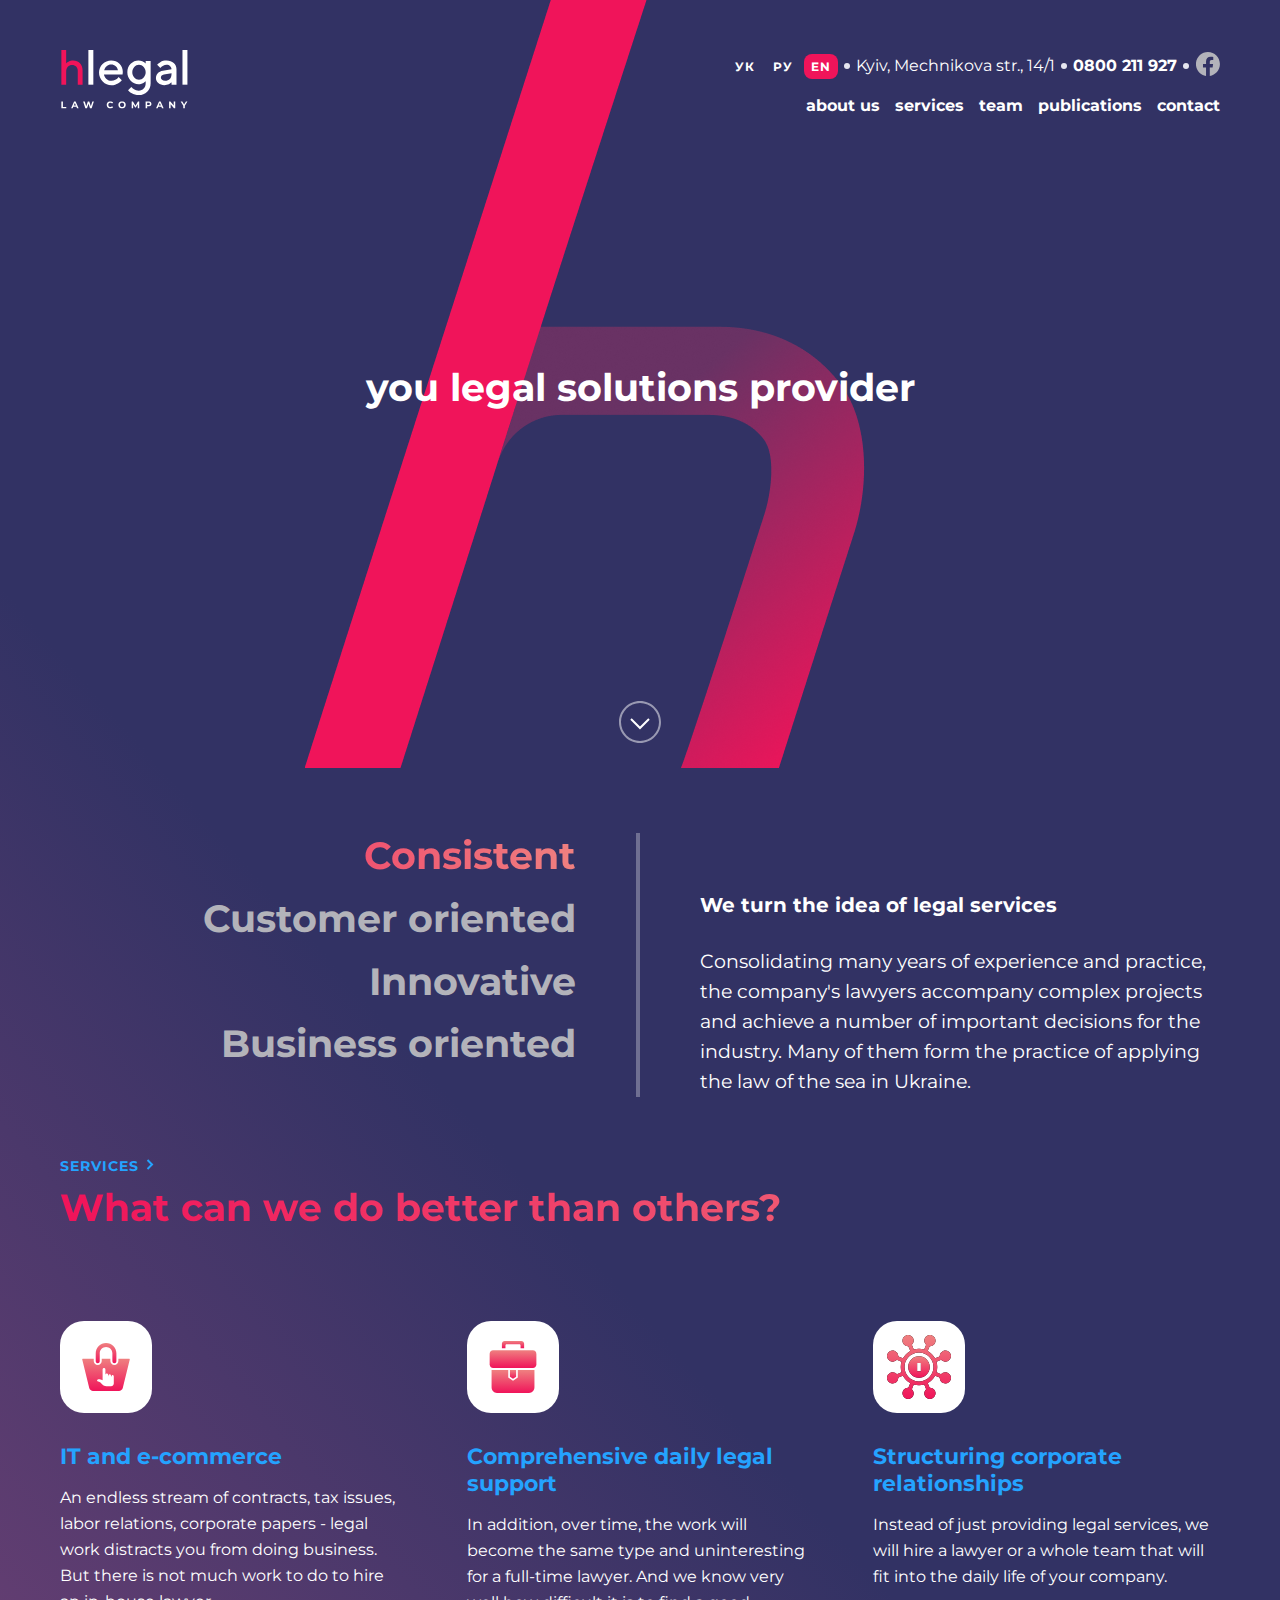
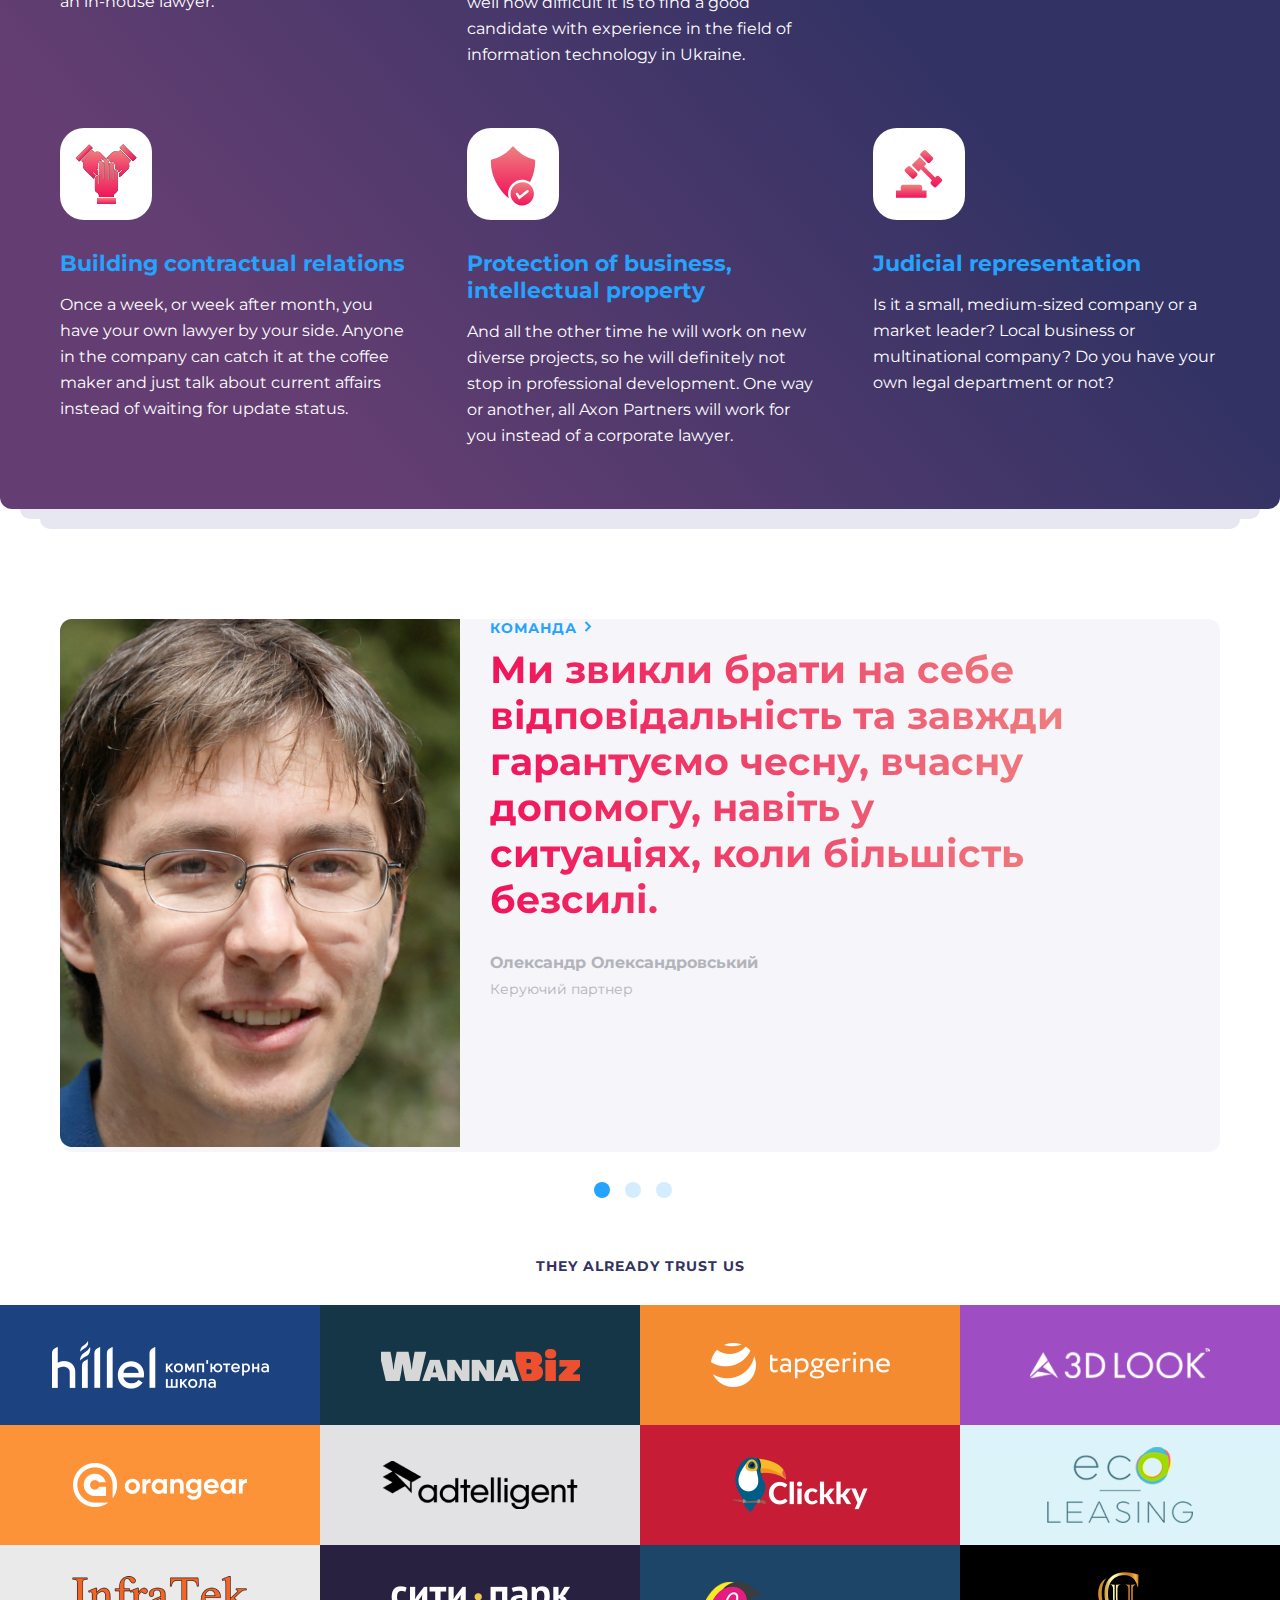
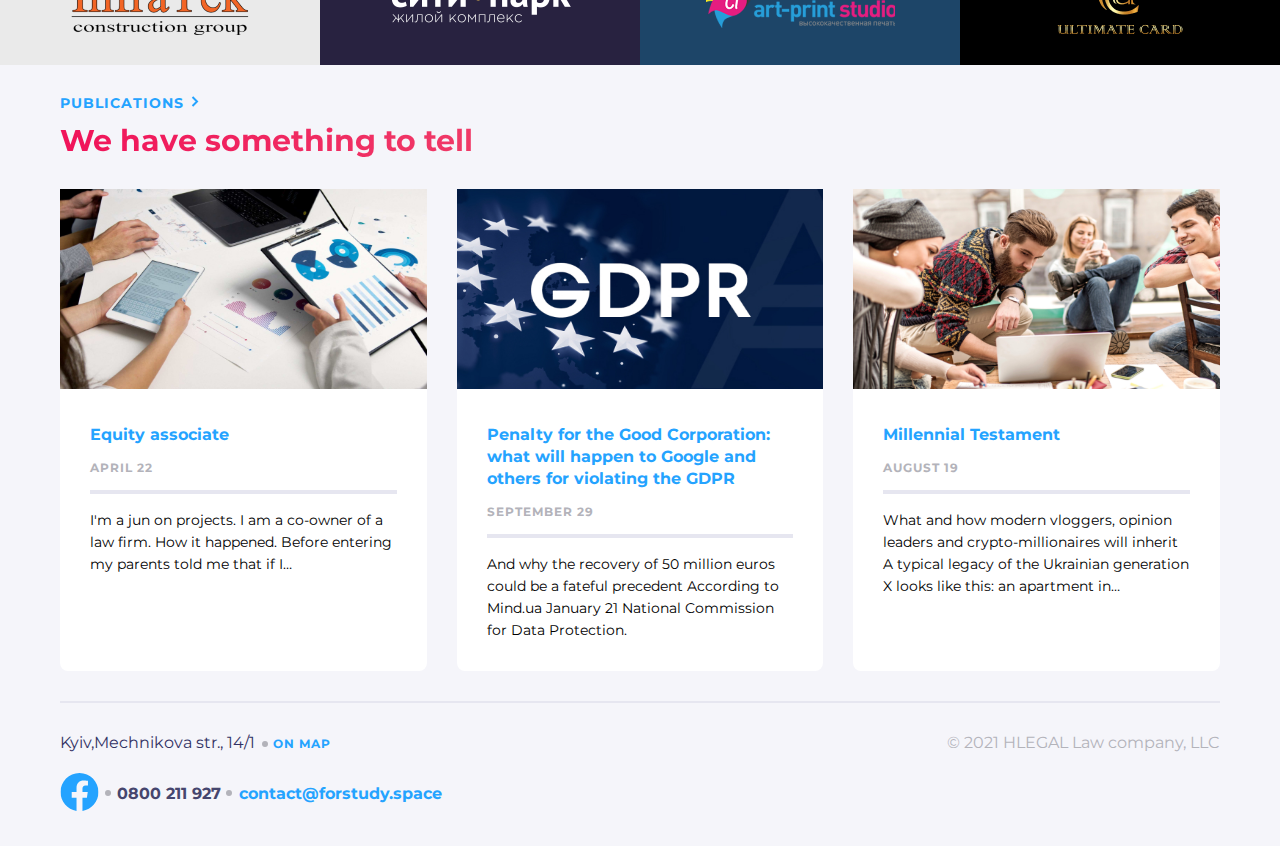
<file: app/index.html>
<!DOCTYPE html>
<html lang="en">

<head>
   <meta charset="UTF-8">
   <meta http-equiv="X-UA-Compatible" content="IE=edge">
   <meta name="viewport" content="width=device-width, initial-scale=1.0">
   <link rel="preload" href="fonts/Montserrat-Bold.woff2" as="font" type="font/woff2" crossorigin="anonymous">
   <link rel="preload" href="fonts/Montserrat-Regular.woff2" as="font" type="font/woff2" crossorigin="anonymous">
   <link rel="stylesheet" href="css/style.css">
   <title>hlegal</title>
</head>

<body class="body">
   <div class="grad">
      <header class="header">
         <div class="header__top">
            <div class="header__lang">
               <a class="header__lang-item" href="#">ук</a>
               <a class="header__lang-item" href="#">ру</a>
               <a class="header__lang-item en-red" href="#">en</a>
            </div>
            <div class="header__address"><a class="header__address-link"
                  href="https://www.google.com/maps/place/%D1%83%D0%BB.+%D0%9C%D0%B5%D1%87%D0%BD%D0%B8%D0%BA%D0%BE%D0%B2%D0%B0,+14%2F1,+%D0%9A%D0%B8%D0%B5%D0%B2,+02000/@50.4367983,30.5282203,17z/data=!3m1!4b1!4m5!3m4!1s0x40d4cf07295b8e39:0x17b2112e2dc0e7a!8m2!3d50.436795!4d30.532705"
                  target="_blank">Kyiv, Mechnikova str., 14/1</a></div>
            <a class="header__tel" href="tel:+30800211927">0800 211 927</a>
            <a class="header__fb" href="#">
               <svg width="25" height="24" viewBox="0 0 25 24" fill="none" xmlns="http://www.w3.org/2000/svg">
                  <g clip-path="url(#clip0_22721_6686)">
                     <path
                        d="M24.917 12.0733C24.917 5.40541 19.5444 0 12.917 0C6.28957 0 0.916992 5.40541 0.916992 12.0733C0.916992 18.0995 5.30522 23.0943 11.042 24V15.5633H7.99512V12.0733H11.042V9.41343C11.042 6.38755 12.8335 4.71615 15.5746 4.71615C16.8875 4.71615 18.2607 4.95195 18.2607 4.95195V7.92313H16.7476C15.2569 7.92313 14.792 8.85379 14.792 9.80857V12.0733H18.1201L17.5881 15.5633H14.792V24C20.5288 23.0943 24.917 18.0995 24.917 12.0733Z"
                        fill="#B3B3BA" />
                  </g>
                  <defs>
                     <clipPath id="clip0_22721_6686">
                        <rect width="24" height="24" fill="white" transform="translate(0.916992)" />
                     </clipPath>
                  </defs>
               </svg>
            </a>
         </div>
         <div class="logo">
            <a class="logo__link" href="index.html"><svg viewBox="0 0 70 33" fill="none"
                  xmlns="http://www.w3.org/2000/svg">
                  <path
                     d="M2.64358 0H0V19.0926H2.64358V12.0094C2.64358 10.8111 2.94163 9.86583 3.53774 9.20012C4.13384 8.53441 4.95024 8.18824 5.96102 8.18824C6.82926 8.18824 7.55495 8.50778 8.13809 9.12024C8.72123 9.74601 9.01929 10.5315 9.01929 11.4769V19.1059H11.6758V11.4769C11.6758 9.71938 11.1964 8.3347 10.2374 7.29619C9.27846 6.25768 8.02146 5.73843 6.49233 5.73843C6.05173 5.73843 5.61114 5.79168 5.1835 5.91151C4.7429 6.03134 4.39301 6.16448 4.10792 6.31094C3.82283 6.45739 3.5507 6.61717 3.30448 6.80356C3.05826 6.98996 2.8898 7.12311 2.81205 7.20299C2.73429 7.28288 2.6695 7.33613 2.64358 7.37608V0Z"
                     fill="#F0145A" />
                  <path d="M17.5856 0H14.8604V19.0767H17.5856V0Z" fill="white" />
                  <path
                     d="M33.6598 13.4896L33.796 12.127C33.796 10.3011 33.1965 8.77493 31.9701 7.54857C30.7438 6.32221 29.2176 5.72266 27.3917 5.72266C25.5658 5.72266 23.9851 6.37672 22.677 7.68483C21.3689 8.99295 20.7148 10.5463 20.7148 12.3995C20.7148 14.3072 21.3962 15.9423 22.7315 17.305C24.0669 18.6676 25.6748 19.3489 27.528 19.3489C28.2365 19.3489 28.8906 19.2399 29.5446 19.0491C30.1987 18.8311 30.7438 18.6131 31.1253 18.3951C31.5341 18.1498 31.9429 17.8773 32.2971 17.5775C32.6514 17.2777 32.8967 17.0597 33.0057 16.9234C33.1147 16.7872 33.1965 16.7054 33.251 16.6236L31.4796 14.8522L31.0708 15.37C30.7983 15.6971 30.335 16.0241 29.6809 16.3784C28.9996 16.7327 28.291 16.8962 27.528 16.8962C26.4651 16.8962 25.5658 16.5691 24.8027 15.8878C24.0396 15.2065 23.5764 14.4162 23.4401 13.4896H33.6598ZM27.3917 8.03912C28.4 8.03912 29.2176 8.33889 29.8989 8.9112C30.553 9.51075 30.9618 10.2466 31.1253 11.1732H23.5491C23.7944 10.2466 24.2304 9.51075 24.9117 8.9112C25.5658 8.33889 26.4106 8.03912 27.3917 8.03912Z"
                     fill="white" />
                  <path
                     d="M46.3695 18.286C46.3695 19.4852 46.0153 20.4662 45.2794 21.2293C44.5709 21.9651 43.6715 22.3467 42.5542 22.3467C42.0637 22.3467 41.5731 22.2649 41.1098 22.1286C40.6465 21.9924 40.2922 21.8289 39.9925 21.6381C39.6927 21.4473 39.4202 21.2566 39.1476 21.0113C38.9024 20.766 38.7389 20.6025 38.6571 20.5207C38.5753 20.439 38.5208 20.3572 38.4663 20.3027L36.6949 22.0741L36.9129 22.3467C37.0492 22.5374 37.2945 22.7827 37.6215 23.0552C37.9485 23.3005 38.3301 23.573 38.7661 23.8455C39.2021 24.0908 39.7472 24.3088 40.4285 24.4996C41.1098 24.6904 41.8184 24.7994 42.5542 24.7994C44.4074 24.7994 45.9335 24.1726 47.2144 22.919C48.468 21.6381 49.0948 20.112 49.0948 18.2588V5.99518H46.3695V7.3578L45.9062 6.94902C45.6065 6.67649 45.1432 6.40397 44.4891 6.13144C43.8351 5.85892 43.1265 5.72266 42.4179 5.72266C40.7555 5.72266 39.3384 6.34946 38.112 7.63033C36.8857 8.9112 36.2861 10.4373 36.2861 12.2632C36.2861 14.0892 36.8857 15.6153 38.112 16.8962C39.3384 18.177 40.7555 18.8038 42.4179 18.8038C42.8812 18.8038 43.3173 18.7493 43.7806 18.6403C44.2166 18.5041 44.5709 18.3678 44.8707 18.2315C45.1704 18.0953 45.443 17.9318 45.6882 17.741C45.9335 17.5502 46.1243 17.414 46.1788 17.3595L46.3695 17.1687V18.286ZM39.0114 12.2632C39.0114 11.1186 39.3657 10.1648 40.1015 9.37449C40.8373 8.58417 41.7094 8.17538 42.6905 8.17538C43.6715 8.17538 44.5436 8.58417 45.2794 9.37449C45.988 10.1648 46.3695 11.1186 46.3695 12.2632C46.3695 13.4079 45.988 14.3617 45.2794 15.152C44.5436 15.9423 43.6715 16.3511 42.6905 16.3511C41.7094 16.3511 40.8373 15.9423 40.1015 15.152C39.3657 14.3617 39.0114 13.4079 39.0114 12.2632Z"
                     fill="white" />
                  <path
                     d="M63.3195 19.0764V10.6281C63.3195 9.23823 62.8017 8.06637 61.7934 7.13979C60.7851 6.18595 59.4769 5.72266 57.869 5.72266C57.2422 5.72266 56.6154 5.80441 56.0159 5.96793C55.4163 6.1587 54.9258 6.34946 54.5715 6.56748C54.2172 6.7855 53.8629 7.03078 53.5359 7.33055C53.2089 7.60308 53.0181 7.79384 52.9091 7.90285C52.8273 8.01186 52.7456 8.09362 52.6911 8.17538L54.4625 9.94679L54.8168 9.4835C55.0348 9.18372 55.4163 8.9112 55.9886 8.61142C56.5609 8.31164 57.1877 8.17538 57.869 8.17538C58.6594 8.17538 59.3134 8.42065 59.8312 8.88394C60.349 9.34724 60.5943 9.94679 60.5943 10.6281L55.8251 11.4457C54.6533 11.6364 53.6994 12.0997 53.0454 12.8356C52.364 13.5714 52.0098 14.4707 52.0098 15.5335C52.0098 16.5419 52.4458 17.414 53.3179 18.177C54.2172 18.9674 55.3073 19.3489 56.6427 19.3489C57.106 19.3489 57.542 19.2944 57.9781 19.1581C58.4413 19.0491 58.7956 18.9129 59.0954 18.7766C59.3952 18.6403 59.6677 18.4768 59.913 18.286C60.1582 18.0953 60.3218 17.959 60.4308 17.9045C60.5125 17.8228 60.567 17.741 60.5943 17.7137V19.0764H63.3195ZM57.0515 16.8962C56.3429 16.8962 55.7706 16.7327 55.3618 16.4056C54.9258 16.0786 54.735 15.6971 54.735 15.261C54.735 14.7977 54.8713 14.3889 55.1711 14.0892C55.4708 13.7894 55.8796 13.5714 56.3702 13.4896L60.5943 12.8083V13.0808C60.5943 14.3072 60.2945 15.2338 59.6677 15.9151C59.0409 16.5691 58.1688 16.8962 57.0515 16.8962Z"
                     fill="white" />
                  <path d="M69.3337 0H66.6084V19.0767H69.3337V0Z" fill="white" />
                  <path d="M0 28.3308H0.852878V31.3211H2.70078V32.016H0V28.3308Z" fill="white" />
                  <path
                     d="M8.26752 31.2263H6.5565L6.23009 32.016H5.35615L6.99873 28.3308H7.84108L9.48893 32.016H8.59393L8.26752 31.2263ZM7.99902 30.5788L7.41464 29.1678L6.83026 30.5788H7.99902Z"
                     fill="white" />
                  <path
                     d="M17.8731 28.3308L16.6675 32.016H15.7515L14.9407 29.5206L14.1036 32.016H13.1928L11.982 28.3308H12.8664L13.6982 30.921L14.5669 28.3308H15.3566L16.199 30.942L17.0571 28.3308H17.8731Z"
                     fill="white" />
                  <path
                     d="M26.9457 32.0792C26.5702 32.0792 26.2297 31.9985 25.9244 31.837C25.6225 31.6721 25.3838 31.4457 25.2084 31.1579C25.0364 30.8666 24.9504 30.5384 24.9504 30.1734C24.9504 29.8084 25.0364 29.482 25.2084 29.1942C25.3838 28.9028 25.6225 28.6765 25.9244 28.515C26.2297 28.3501 26.5719 28.2676 26.951 28.2676C27.2704 28.2676 27.5582 28.3237 27.8144 28.436C28.0741 28.5484 28.2917 28.7098 28.4672 28.9204L27.9197 29.4258C27.6705 29.138 27.3616 28.9941 26.9931 28.9941C26.7649 28.9941 26.5614 29.045 26.3824 29.1468C26.2034 29.2451 26.063 29.3837 25.9612 29.5627C25.8629 29.7417 25.8138 29.9453 25.8138 30.1734C25.8138 30.4015 25.8629 30.6051 25.9612 30.7841C26.063 30.9631 26.2034 31.1035 26.3824 31.2053C26.5614 31.3035 26.7649 31.3527 26.9931 31.3527C27.3616 31.3527 27.6705 31.207 27.9197 30.9157L28.4672 31.4211C28.2917 31.6352 28.0741 31.7984 27.8144 31.9107C27.5547 32.0231 27.2651 32.0792 26.9457 32.0792Z"
                     fill="white" />
                  <path
                     d="M33.3831 32.0792C33.0005 32.0792 32.6548 31.9967 32.3459 31.8318C32.0406 31.6668 31.8002 31.4404 31.6247 31.1526C31.4527 30.8613 31.3667 30.5349 31.3667 30.1734C31.3667 29.8119 31.4527 29.4872 31.6247 29.1994C31.8002 28.9081 32.0406 28.68 32.3459 28.515C32.6548 28.3501 33.0005 28.2676 33.3831 28.2676C33.7657 28.2676 34.1096 28.3501 34.415 28.515C34.7203 28.68 34.9607 28.9081 35.1362 29.1994C35.3117 29.4872 35.3995 29.8119 35.3995 30.1734C35.3995 30.5349 35.3117 30.8613 35.1362 31.1526C34.9607 31.4404 34.7203 31.6668 34.415 31.8318C34.1096 31.9967 33.7657 32.0792 33.3831 32.0792ZM33.3831 31.3527C33.6007 31.3527 33.7972 31.3035 33.9727 31.2053C34.1482 31.1035 34.2851 30.9631 34.3834 30.7841C34.4852 30.6051 34.5361 30.4015 34.5361 30.1734C34.5361 29.9453 34.4852 29.7417 34.3834 29.5627C34.2851 29.3837 34.1482 29.2451 33.9727 29.1468C33.7972 29.045 33.6007 28.9941 33.3831 28.9941C33.1655 28.9941 32.9689 29.045 32.7934 29.1468C32.618 29.2451 32.4793 29.3837 32.3775 29.5627C32.2793 29.7417 32.2301 29.9453 32.2301 30.1734C32.2301 30.4015 32.2793 30.6051 32.3775 30.7841C32.4793 30.9631 32.618 31.1035 32.7934 31.2053C32.9689 31.3035 33.1655 31.3527 33.3831 31.3527Z"
                     fill="white" />
                  <path
                     d="M42.0264 32.016L42.0211 29.8049L40.9366 31.6264H40.5523L39.473 29.8522V32.016H38.6728V28.3308H39.3782L40.7576 30.6209L42.1159 28.3308H42.8161L42.8266 32.016H42.0264Z"
                     fill="white" />
                  <path
                     d="M47.9285 28.3308C48.2549 28.3308 48.5374 28.3852 48.7761 28.494C49.0183 28.6028 49.2043 28.7572 49.3342 28.9573C49.464 29.1573 49.529 29.3942 49.529 29.668C49.529 29.9382 49.464 30.1751 49.3342 30.3787C49.2043 30.5788 49.0183 30.7332 48.7761 30.842C48.5374 30.9473 48.2549 30.9999 47.9285 30.9999H47.1862V32.016H46.3333V28.3308H47.9285ZM47.8811 30.305C48.1373 30.305 48.3321 30.2506 48.4655 30.1418C48.5989 30.0295 48.6656 29.8716 48.6656 29.668C48.6656 29.4609 48.5989 29.303 48.4655 29.1942C48.3321 29.0818 48.1373 29.0257 47.8811 29.0257H47.1862V30.305H47.8811Z"
                     fill="white" />
                  <path
                     d="M55.0121 31.2263H53.3011L52.9747 32.016H52.1008L53.7433 28.3308H54.5857L56.2335 32.016H55.3385L55.0121 31.2263ZM54.7436 30.5788L54.1592 29.1678L53.5749 30.5788H54.7436Z"
                     fill="white" />
                  <path
                     d="M62.6281 28.3308V32.016H61.9279L60.0906 29.7785V32.016H59.2482V28.3308H59.9537L61.7858 30.5682V28.3308H62.6281Z"
                     fill="white" />
                  <path
                     d="M67.9013 30.7104V32.016H67.0485V30.6999L65.6217 28.3308H66.5273L67.5117 29.9681L68.4963 28.3308H69.3333L67.9013 30.7104Z"
                     fill="white" />
               </svg></a>
            <p></p>
         </div>
         <div class="menu">
            <button class="menu__btn" type="button"></button>
            <ul class="menu__list">
               <li><a class="menu__item" href="about_us.html">about us</a></li>
               <li><a class="menu__item" href="services.html">services</a></li>
               <li><a class="menu__item" href="#">team</a></li>
               <li><a class="menu__item" href="publications.html">publications</a></li>
               <li><a class="menu__item" href="#">contact</a></li>
            </ul>
         </div>
      </header>
      <div class="menu__hiden">
         <a class="menu__hiden-close" href="#"><svg width="33" height="32" viewBox="0 0 33 32" fill="none"
               xmlns="http://www.w3.org/2000/svg">
               <path d="M7.91699 7L25.917 25" stroke="#EC6F5D" stroke-width="2" />
               <path d="M25.917 7L7.91699 25" stroke="#EC6F5D" stroke-width="2" />
            </svg></a>
         <div class="menu__hiden-list">
            <a class="menu__hiden-item" href="about_us.html">about us</a>
            <a class="menu__hiden-item" href="services.html">services</a>
            <a class="menu__hiden-item" href="#">team</a>
            <a class="menu__hiden-item" href="publications.html">publications</a>
            <a class="menu__hiden-item" href="#">contact</a>
         </div>
      </div>

      <section class="legal">
         <div class="container">
            <h1 class="legal__title">you legal solutions provider</h1>
            <button class="legal__btn" type="button"></button>
         </div>
      </section>

      <section class="idea">
         <div class="container">
            <div class="idea__wrap">
               <div class="idea__skroll">
                  <a class="idea__skroll-item gradientRedTextColor" href="#">Consistent</a>
                  <a class="idea__skroll-item" href="#">Customer oriented</a>
                  <a class="idea__skroll-item" href="#">Innovative</a>
                  <a class="idea__skroll-item" href="#">Business oriented</a>
               </div>
               <div class="idea__title-box">
                  <h2 class="idea__title">We turn the idea of legal services</h2>
                  <p class="idea__text">Consolidating many years of experience and practice, the company's lawyers
                     accompany
                     complex projects and achieve a number of important decisions for the industry. Many of them form
                     the
                     practice of applying the law of the sea in Ukraine.</p>
               </div>
            </div>
         </div>
      </section>

      <section class="advantage">
         <div class="container">
            <div class="advantage__title">
               <a href="services.html" class="title-link">Services</a>
               <h2 class="advantage__title-header gradientRedTextColor">What can we do better than others?</h2>
            </div>
            <div class="advantage__card-wrap">
               <div class="advantage__card">
                  <a class="advantage__card-link" href="it-and-e-commerce.html"><svg width="64" height="64"
                        viewBox="0 0 64 64" fill="none" xmlns="http://www.w3.org/2000/svg">
                        <path
                           d="M23.7339 28.125C24.8379 28.125 25.7339 27.229 25.7339 26.125V18.325C25.7339 14.838 28.5709 12 32.0579 12C35.5449 12 38.3829 14.838 38.3829 18.325V26.125C38.3829 27.229 39.2779 28.125 40.3829 28.125C41.4869 28.125 42.3829 27.229 42.3829 26.125V18.325C42.3839 12.632 37.7519 8 32.0579 8C26.3659 8 21.7339 12.632 21.7339 18.325V26.125C21.7339 27.229 22.6299 28.125 23.7339 28.125Z"
                           fill="url(#paint0_linear_22728_12613)" />
                        <path
                           d="M55 23.6309H44.384V26.1249C44.384 28.3309 42.59 30.1249 40.384 30.1249C38.178 30.1249 36.384 28.3309 36.384 26.1249V23.6309H27.735V26.1249C27.735 28.3309 25.941 30.1249 23.735 30.1249C21.529 30.1249 19.735 28.3309 19.735 26.1249V23.6309H8.99997C8.44797 23.6309 8.10697 24.0659 8.23797 24.6019L15.236 53.0989C15.658 54.7009 17.344 55.9999 19 55.9999H45C46.658 55.9999 48.342 54.7009 48.766 53.0989L55.762 24.6019C55.893 24.0649 55.553 23.6309 55 23.6309Z"
                           fill="url(#paint1_linear_22728_12613)" />
                        <path
                           d="M28.6001 34.4C28.6001 33.6265 29.2266 33 30.0001 33C30.7736 33 31.4001 33.6265 31.4001 34.4V41.35L31.4001 40C31.4001 39.2265 32.0266 38.6 32.8001 38.6C33.5736 38.6 34.2001 39.2265 34.2001 40V41.6764C34.2127 40.9141 34.8346 39.3 35.6 39.3C36.3731 39.3 36.9999 39.9268 37 40.7C37 40.7 37.0411 41.7411 37.1332 41.8033C37.3572 41.3285 37.8402 40 38.4 40C39.1732 40 39.8 40.6268 39.8 41.4V48.4C39.8 49.9463 38.5463 51.2 37 51.2H32.3198C30.8344 51.2 29.4099 50.6099 28.3599 49.5599L26.15 47.35L23 45.9402C23.0051 44.6033 24.0526 44.2 25.1 44.2C26.0023 44.2 26.8136 44.3407 28.6 45.25L28.6001 34.4Z"
                           fill="white" />
                        <defs>
                           <linearGradient id="paint0_linear_22728_12613" x1="32.0584" y1="8" x2="32.0584" y2="28.125"
                              gradientUnits="userSpaceOnUse">
                              <stop stop-color="#EF8080" />
                              <stop offset="1" stop-color="#F0145A" />
                           </linearGradient>
                           <linearGradient id="paint1_linear_22728_12613" x1="32" y1="23.6309" x2="32" y2="55.9999"
                              gradientUnits="userSpaceOnUse">
                              <stop stop-color="#EF8080" />
                              <stop offset="1" stop-color="#F0145A" />
                           </linearGradient>
                        </defs>
                     </svg></a>
                  <h3><a class="advantage__card-header" href="it-and-e-commerce.html">IT and e-commerce</a></h3>
                  <p class="advantage__card-text">An endless stream of contracts, tax issues, labor relations, corporate
                     papers - legal work distracts
                     you from doing business. But there is not much work to do to hire an in-house lawyer.</p>
               </div>
               <div class="advantage__card">
                  <a class="advantage__card-link" href="#"><svg width="64" height="64" viewBox="0 0 64 64" fill="none"
                        xmlns="http://www.w3.org/2000/svg">
                        <path fill-rule="evenodd" clip-rule="evenodd"
                           d="M53.4512 35.0781V52.3733C53.4512 55.4666 51.0269 58.0017 48.0631 58.0017H15.9701C13.0063 58.0017 10.582 55.4666 10.582 52.3733V35.0781H27.2481V42.5889L32.0166 45.7224L36.7851 42.5889V35.0781H53.4512Z"
                           fill="url(#paint0_linear_22728_12620)" />
                        <path fill-rule="evenodd" clip-rule="evenodd"
                           d="M28.9185 35.0781V41.6866L32.0166 43.7222L35.1146 41.6866V35.0781H28.9185Z"
                           fill="url(#paint1_linear_22728_12620)" />
                        <path fill-rule="evenodd" clip-rule="evenodd"
                           d="M12.0732 15.1445H51.9597C53.8421 15.1445 55.3805 16.8526 55.3805 18.94V29.1931C55.3805 31.2805 53.8421 32.9886 51.9597 32.9886H36.3137H27.7192H12.0732C10.1908 32.9886 8.65234 31.2805 8.65234 29.1931V18.94C8.65234 16.8526 10.1908 15.1445 12.0732 15.1445Z"
                           fill="url(#paint2_linear_22728_12620)" />
                        <path fill-rule="evenodd" clip-rule="evenodd"
                           d="M23.7117 5.95508H40.3213C41.8644 5.95508 43.1272 7.21788 43.1272 8.76103V13.1384H39.5697V10.5516C39.5697 9.8542 38.9996 9.2817 38.3022 9.2817H25.7308C25.0334 9.2817 24.4633 9.8542 24.4633 10.5516V13.1384H20.9058V8.76103C20.9058 7.21788 22.1686 5.95508 23.7117 5.95508Z"
                           fill="url(#paint3_linear_22728_12620)" />
                        <defs>
                           <linearGradient id="paint0_linear_22728_12620" x1="32.0166" y1="35.0781" x2="32.0166"
                              y2="58.0017" gradientUnits="userSpaceOnUse">
                              <stop stop-color="#EF8080" />
                              <stop offset="1" stop-color="#F0145A" />
                           </linearGradient>
                           <linearGradient id="paint1_linear_22728_12620" x1="32.0166" y1="35.0781" x2="32.0166"
                              y2="43.7222" gradientUnits="userSpaceOnUse">
                              <stop stop-color="#EF8080" />
                              <stop offset="1" stop-color="#F0145A" />
                           </linearGradient>
                           <linearGradient id="paint2_linear_22728_12620" x1="32.0164" y1="15.1445" x2="32.0164"
                              y2="32.9886" gradientUnits="userSpaceOnUse">
                              <stop stop-color="#EF8080" />
                              <stop offset="1" stop-color="#F0145A" />
                           </linearGradient>
                           <linearGradient id="paint3_linear_22728_12620" x1="32.0165" y1="5.95508" x2="32.0165"
                              y2="13.1384" gradientUnits="userSpaceOnUse">
                              <stop stop-color="#EF8080" />
                              <stop offset="1" stop-color="#F0145A" />
                           </linearGradient>
                        </defs>
                     </svg></a>
                  <h3><a class="advantage__card-header" href="#">Comprehensive daily
                        legal support</a></h3>
                  <p class="advantage__card-text">In addition, over time, the work will become the same type and
                     uninteresting for a full-time lawyer. And we know very well how difficult it is to find a good
                     candidate with experience in the field of information technology in Ukraine.</p>
               </div>
               <div class="advantage__card">
                  <a class="advantage__card-link" href="#"><svg width="64" height="64" viewBox="0 0 64 64" fill="none"
                        xmlns="http://www.w3.org/2000/svg">
                        <path
                           d="M60.5262 37.7273C59.8387 37.4426 59.115 37.2982 58.3751 37.2982C56.7434 37.2982 55.2361 37.9946 54.1895 39.1615L52.9695 38.6562L49.4894 37.2147C49.9833 35.5616 50.2498 33.8113 50.2498 31.9998C50.2498 30.1883 49.9831 28.4381 49.4894 26.7849L52.9695 25.3435L54.1895 24.8381C55.2361 26.0051 56.7434 26.7014 58.3751 26.7014C59.115 26.7014 59.8387 26.5571 60.5262 26.2722C63.3916 25.0852 64.7574 21.7883 63.5704 18.9227C62.6964 16.8128 60.6559 15.4493 58.3721 15.4493C57.6322 15.4493 56.9085 15.5937 56.221 15.8786C53.9627 16.814 52.6372 19.0598 52.7572 21.3722L51.5301 21.8805L48.0511 23.3215C46.361 20.208 43.7915 17.6383 40.678 15.9483L42.119 12.4694L42.6268 11.2436C42.7251 11.2487 42.8238 11.2517 42.9228 11.2517C45.2066 11.2517 47.247 9.88836 48.1211 7.77836C49.308 4.91287 47.9424 1.61587 45.0769 0.428874C44.3893 0.144375 43.6656 0 42.9258 0C40.6419 0 38.6015 1.36337 37.7274 3.47337C36.792 5.73161 37.4428 8.25698 39.1628 9.80723L38.6563 11.0301L37.2148 14.5102C35.5617 14.0165 33.8114 13.7498 31.9999 13.7498C30.1884 13.7498 28.4382 14.0165 26.785 14.5102L25.3435 11.0301L24.8371 9.80723C26.557 8.25698 27.2078 5.73161 26.2724 3.47324C25.3983 1.36337 23.3577 0 21.0739 0C20.3341 0 19.6103 0.144375 18.9228 0.429249C16.0574 1.61625 14.6917 4.91312 15.8787 7.77874C16.7527 9.88861 18.7932 11.2521 21.0769 11.2521C21.1759 11.2521 21.2746 11.2491 21.3729 11.244L21.8807 12.4697L23.3217 15.9487C20.2082 17.6388 17.6386 20.2083 15.9486 23.3218L12.4696 21.8808L11.2425 21.3726C11.3625 19.0602 10.037 16.8143 7.77871 15.8788C7.09121 15.5941 6.36746 15.4497 5.62759 15.4497C3.34372 15.4497 1.30335 16.8131 0.429222 18.9231C-0.757651 21.7886 0.607971 25.0856 3.47347 26.2726C4.16096 26.5573 4.88471 26.7017 5.62459 26.7017C7.25633 26.7017 8.76358 26.0053 9.8102 24.8383L11.0302 25.3437L14.5103 26.7852C14.0164 28.4383 13.7499 30.1886 13.7499 32.0001C13.7499 33.8116 14.0166 35.5618 14.5103 37.2149L11.0301 38.6562L9.81008 39.1615C8.76346 37.9946 7.25621 37.2982 5.62446 37.2982C4.88459 37.2982 4.16084 37.4426 3.47334 37.7274C0.607971 38.9144 -0.757776 42.2113 0.429222 45.0769C1.30322 47.1868 3.34372 48.5503 5.62746 48.5503C6.36734 48.5503 7.09108 48.4059 7.77858 48.121C10.0368 47.1857 11.3623 44.9398 11.2423 42.6274L12.4694 42.1192L15.9484 40.6782C17.6386 43.7917 20.2081 46.3613 23.3216 48.0513L21.8806 51.5303L21.3728 52.756C21.2744 52.7509 21.1758 52.7479 21.0768 52.7479C18.7929 52.7479 16.7526 54.1113 15.8784 56.2213C14.6916 59.0868 16.0572 62.3838 18.9227 63.5708C19.6102 63.8555 20.3339 63.9999 21.0738 63.9999C23.3577 63.9999 25.3981 62.6365 26.2722 60.5265C27.2075 58.2683 26.5568 55.7429 24.8368 54.1926L25.3433 52.9698L26.7848 49.4897C28.4379 49.9834 30.1882 50.25 31.9997 50.25C33.8112 50.25 35.5614 49.9834 37.2145 49.4897L38.656 52.9698L39.1625 54.1926C37.4425 55.7429 36.7918 58.2683 37.7272 60.5266C38.6012 62.6365 40.6416 64 42.9254 64C43.6653 64 44.389 63.8556 45.0765 63.5708C47.9419 62.3838 49.3076 59.0869 48.1206 56.2213C47.2466 54.1114 45.2061 52.7479 42.9224 52.7479C42.8234 52.7479 42.7248 52.7509 42.6264 52.756L42.1186 51.5303L40.6776 48.0513C43.7911 46.3612 46.3608 43.7917 48.0508 40.6782L51.5298 42.1192L52.7569 42.6274C52.6369 44.9398 53.9624 47.1857 56.2206 48.1212C56.9081 48.4059 57.6319 48.5503 58.3717 48.5503C60.6556 48.5503 62.696 47.1869 63.5701 45.0769C64.7574 42.2113 63.3919 38.9143 60.5262 37.7273ZM31.9999 46.4998C24.0047 46.4998 17.4999 39.995 17.4999 31.9998C17.4999 24.0046 24.0047 17.4998 31.9999 17.4998C39.9952 17.4998 46.4999 24.0046 46.4999 31.9998C46.4999 39.995 39.995 46.4998 31.9999 46.4998Z"
                           fill="black" />
                        <path
                           d="M60.5262 37.7273C59.8387 37.4426 59.115 37.2982 58.3751 37.2982C56.7434 37.2982 55.2361 37.9946 54.1895 39.1615L52.9695 38.6562L49.4894 37.2147C49.9833 35.5616 50.2498 33.8113 50.2498 31.9998C50.2498 30.1883 49.9831 28.4381 49.4894 26.7849L52.9695 25.3435L54.1895 24.8381C55.2361 26.0051 56.7434 26.7014 58.3751 26.7014C59.115 26.7014 59.8387 26.5571 60.5262 26.2722C63.3916 25.0852 64.7574 21.7883 63.5704 18.9227C62.6964 16.8128 60.6559 15.4493 58.3721 15.4493C57.6322 15.4493 56.9085 15.5937 56.221 15.8786C53.9627 16.814 52.6372 19.0598 52.7572 21.3722L51.5301 21.8805L48.0511 23.3215C46.361 20.208 43.7915 17.6383 40.678 15.9483L42.119 12.4694L42.6268 11.2436C42.7251 11.2487 42.8238 11.2517 42.9228 11.2517C45.2066 11.2517 47.247 9.88836 48.1211 7.77836C49.308 4.91287 47.9424 1.61587 45.0769 0.428874C44.3893 0.144375 43.6656 0 42.9258 0C40.6419 0 38.6015 1.36337 37.7274 3.47337C36.792 5.73161 37.4428 8.25698 39.1628 9.80723L38.6563 11.0301L37.2148 14.5102C35.5617 14.0165 33.8114 13.7498 31.9999 13.7498C30.1884 13.7498 28.4382 14.0165 26.785 14.5102L25.3435 11.0301L24.8371 9.80723C26.557 8.25698 27.2078 5.73161 26.2724 3.47324C25.3983 1.36337 23.3577 0 21.0739 0C20.3341 0 19.6103 0.144375 18.9228 0.429249C16.0574 1.61625 14.6917 4.91312 15.8787 7.77874C16.7527 9.88861 18.7932 11.2521 21.0769 11.2521C21.1759 11.2521 21.2746 11.2491 21.3729 11.244L21.8807 12.4697L23.3217 15.9487C20.2082 17.6388 17.6386 20.2083 15.9486 23.3218L12.4696 21.8808L11.2425 21.3726C11.3625 19.0602 10.037 16.8143 7.77871 15.8788C7.09121 15.5941 6.36746 15.4497 5.62759 15.4497C3.34372 15.4497 1.30335 16.8131 0.429222 18.9231C-0.757651 21.7886 0.607971 25.0856 3.47347 26.2726C4.16096 26.5573 4.88471 26.7017 5.62459 26.7017C7.25633 26.7017 8.76358 26.0053 9.8102 24.8383L11.0302 25.3437L14.5103 26.7852C14.0164 28.4383 13.7499 30.1886 13.7499 32.0001C13.7499 33.8116 14.0166 35.5618 14.5103 37.2149L11.0301 38.6562L9.81008 39.1615C8.76346 37.9946 7.25621 37.2982 5.62446 37.2982C4.88459 37.2982 4.16084 37.4426 3.47334 37.7274C0.607971 38.9144 -0.757776 42.2113 0.429222 45.0769C1.30322 47.1868 3.34372 48.5503 5.62746 48.5503C6.36734 48.5503 7.09108 48.4059 7.77858 48.121C10.0368 47.1857 11.3623 44.9398 11.2423 42.6274L12.4694 42.1192L15.9484 40.6782C17.6386 43.7917 20.2081 46.3613 23.3216 48.0513L21.8806 51.5303L21.3728 52.756C21.2744 52.7509 21.1758 52.7479 21.0768 52.7479C18.7929 52.7479 16.7526 54.1113 15.8784 56.2213C14.6916 59.0868 16.0572 62.3838 18.9227 63.5708C19.6102 63.8555 20.3339 63.9999 21.0738 63.9999C23.3577 63.9999 25.3981 62.6365 26.2722 60.5265C27.2075 58.2683 26.5568 55.7429 24.8368 54.1926L25.3433 52.9698L26.7848 49.4897C28.4379 49.9834 30.1882 50.25 31.9997 50.25C33.8112 50.25 35.5614 49.9834 37.2145 49.4897L38.656 52.9698L39.1625 54.1926C37.4425 55.7429 36.7918 58.2683 37.7272 60.5266C38.6012 62.6365 40.6416 64 42.9254 64C43.6653 64 44.389 63.8556 45.0765 63.5708C47.9419 62.3838 49.3076 59.0869 48.1206 56.2213C47.2466 54.1114 45.2061 52.7479 42.9224 52.7479C42.8234 52.7479 42.7248 52.7509 42.6264 52.756L42.1186 51.5303L40.6776 48.0513C43.7911 46.3612 46.3608 43.7917 48.0508 40.6782L51.5298 42.1192L52.7569 42.6274C52.6369 44.9398 53.9624 47.1857 56.2206 48.1212C56.9081 48.4059 57.6319 48.5503 58.3717 48.5503C60.6556 48.5503 62.696 47.1869 63.5701 45.0769C64.7574 42.2113 63.3919 38.9143 60.5262 37.7273ZM31.9999 46.4998C24.0047 46.4998 17.4999 39.995 17.4999 31.9998C17.4999 24.0046 24.0047 17.4998 31.9999 17.4998C39.9952 17.4998 46.4999 24.0046 46.4999 31.9998C46.4999 39.995 39.995 46.4998 31.9999 46.4998Z"
                           fill="url(#paint0_linear_22728_12627)" />
                        <path
                           d="M32 21.25C26.0725 21.25 21.25 26.0725 21.25 32C21.25 37.9275 26.0725 42.75 32 42.75C37.9275 42.75 42.75 37.9275 42.75 32C42.75 26.0725 37.9275 21.25 32 21.25ZM33.875 36.125H30.125V27.875H33.875V36.125Z"
                           fill="black" />
                        <path
                           d="M32 21.25C26.0725 21.25 21.25 26.0725 21.25 32C21.25 37.9275 26.0725 42.75 32 42.75C37.9275 42.75 42.75 37.9275 42.75 32C42.75 26.0725 37.9275 21.25 32 21.25ZM33.875 36.125H30.125V27.875H33.875V36.125Z"
                           fill="url(#paint1_linear_22728_12627)" />
                        <defs>
                           <linearGradient id="paint0_linear_22728_12627" x1="31.9998" y1="0" x2="31.9998" y2="64"
                              gradientUnits="userSpaceOnUse">
                              <stop stop-color="#EF8080" />
                              <stop offset="1" stop-color="#F0145A" />
                           </linearGradient>
                           <linearGradient id="paint1_linear_22728_12627" x1="32" y1="21.25" x2="32" y2="42.75"
                              gradientUnits="userSpaceOnUse">
                              <stop stop-color="#EF8080" />
                              <stop offset="1" stop-color="#F0145A" />
                           </linearGradient>
                        </defs>
                     </svg></a>
                  <h3><a class="advantage__card-header" href="#">Structuring corporate relationships</a></h3>
                  <p class="advantage__card-text">Instead of just providing legal services, we will hire a lawyer or a
                     whole team that will fit into the daily life of your company.</p>
               </div>
               <div class="advantage__card">
                  <a class="advantage__card-link" href="#"><svg width="64" height="64" viewBox="0 0 64 64" fill="none"
                        xmlns="http://www.w3.org/2000/svg">
                        <path d="M42.0059 56H23.0059V62H42.0059V56Z" fill="black" />
                        <path d="M42.0059 56H23.0059V62H42.0059V56Z" fill="url(#paint0_linear_22728_12634)" />
                        <path d="M15.1728 2.45168L1.73779 15.8867L5.27333 19.4223L18.7084 5.98722L15.1728 2.45168Z"
                           fill="black" />
                        <path d="M15.1728 2.45168L1.73779 15.8867L5.27333 19.4223L18.7084 5.98722L15.1728 2.45168Z"
                           fill="url(#paint1_linear_22728_12634)" />
                        <path d="M49.1127 2.31995L45.5771 5.85547L59.0122 19.2905L62.5477 15.755L49.1127 2.31995Z"
                           fill="black" />
                        <path d="M49.1127 2.31995L45.5771 5.85547L59.0122 19.2905L62.5477 15.755L49.1127 2.31995Z"
                           fill="url(#paint2_linear_22728_12634)" />
                        <path
                           d="M44.5564 9.70843L41.8651 9.59436C41.089 9.48482 40.2981 9.55713 39.5548 9.80558C38.8115 10.054 38.1361 10.4718 37.5819 11.026L32.0775 16.5305L26.3239 10.7769C25.8244 10.2888 25.2011 9.94628 24.5214 9.78612C23.8416 9.62596 23.131 9.65426 22.4661 9.86798C21.8388 10.0587 21.1715 10.0755 20.5355 9.9164C19.8995 9.75732 19.3186 9.42842 18.8551 8.96483L18.0012 8.11095L7.39453 18.7175L9.12253 20.4455L9.00845 23.1368C8.89891 23.9128 8.97122 24.7037 9.21966 25.447C9.46811 26.1903 9.8859 26.8657 10.4401 27.4199L20.0525 37.0324C20.181 35.7705 20.7856 34.6051 21.7432 33.7734L18.7482 30.7785L19.4553 30.0714L22.5836 33.1996C23.027 32.9472 23.5068 32.7649 24.0059 32.6591V28.9651L22.2838 27.243L22.9908 26.5358L24.0059 27.5509V22.201C23.9948 21.3168 24.3086 20.4592 24.8879 19.791C25.4672 19.1228 26.2716 18.6904 27.1485 18.576C27.4792 18.544 27.8128 18.559 28.1393 18.6208L26.9098 17.3914L27.6169 16.6843L29.4131 18.4804C29.7312 17.864 30.2233 17.3547 30.8283 17.0154C31.4333 16.6762 32.1246 16.5221 32.8165 16.5721C33.6513 16.6697 34.4258 17.0562 35.0057 17.6647C35.5855 18.2733 35.9342 19.0655 35.9913 19.9041C36.5596 19.634 37.1894 19.5194 37.8165 19.5721C38.7075 19.6788 39.5273 20.1126 40.1166 20.7895C40.7059 21.4663 41.0229 22.3379 41.0059 23.2352V26.6591C41.916 26.8491 42.7551 27.289 43.4292 27.9293C44.1032 28.5696 44.5855 29.3851 44.822 30.2842L47.6105 27.4957L48.3176 28.2029L45.0023 31.5181C45.0024 31.5319 45.0059 31.5447 45.0059 31.5585V34.8785C45.9043 34.7845 46.7437 34.3864 47.3848 33.7501L54.225 26.9099C54.7131 26.4104 55.0556 25.7871 55.2158 25.1073C55.3759 24.4276 55.3476 23.7169 55.1339 23.0521C54.9431 22.4248 54.9264 21.7575 55.0855 21.1215C55.2445 20.4854 55.5735 19.9046 56.0371 19.441L56.8909 18.5871L46.2844 7.98047L44.5564 9.70843Z"
                           fill="black" />
                        <path
                           d="M44.5564 9.70843L41.8651 9.59436C41.089 9.48482 40.2981 9.55713 39.5548 9.80558C38.8115 10.054 38.1361 10.4718 37.5819 11.026L32.0775 16.5305L26.3239 10.7769C25.8244 10.2888 25.2011 9.94628 24.5214 9.78612C23.8416 9.62596 23.131 9.65426 22.4661 9.86798C21.8388 10.0587 21.1715 10.0755 20.5355 9.9164C19.8995 9.75732 19.3186 9.42842 18.8551 8.96483L18.0012 8.11095L7.39453 18.7175L9.12253 20.4455L9.00845 23.1368C8.89891 23.9128 8.97122 24.7037 9.21966 25.447C9.46811 26.1903 9.8859 26.8657 10.4401 27.4199L20.0525 37.0324C20.181 35.7705 20.7856 34.6051 21.7432 33.7734L18.7482 30.7785L19.4553 30.0714L22.5836 33.1996C23.027 32.9472 23.5068 32.7649 24.0059 32.6591V28.9651L22.2838 27.243L22.9908 26.5358L24.0059 27.5509V22.201C23.9948 21.3168 24.3086 20.4592 24.8879 19.791C25.4672 19.1228 26.2716 18.6904 27.1485 18.576C27.4792 18.544 27.8128 18.559 28.1393 18.6208L26.9098 17.3914L27.6169 16.6843L29.4131 18.4804C29.7312 17.864 30.2233 17.3547 30.8283 17.0154C31.4333 16.6762 32.1246 16.5221 32.8165 16.5721C33.6513 16.6697 34.4258 17.0562 35.0057 17.6647C35.5855 18.2733 35.9342 19.0655 35.9913 19.9041C36.5596 19.634 37.1894 19.5194 37.8165 19.5721C38.7075 19.6788 39.5273 20.1126 40.1166 20.7895C40.7059 21.4663 41.0229 22.3379 41.0059 23.2352V26.6591C41.916 26.8491 42.7551 27.289 43.4292 27.9293C44.1032 28.5696 44.5855 29.3851 44.822 30.2842L47.6105 27.4957L48.3176 28.2029L45.0023 31.5181C45.0024 31.5319 45.0059 31.5447 45.0059 31.5585V34.8785C45.9043 34.7845 46.7437 34.3864 47.3848 33.7501L54.225 26.9099C54.7131 26.4104 55.0556 25.7871 55.2158 25.1073C55.3759 24.4276 55.3476 23.7169 55.1339 23.0521C54.9431 22.4248 54.9264 21.7575 55.0855 21.1215C55.2445 20.4854 55.5735 19.9046 56.0371 19.441L56.8909 18.5871L46.2844 7.98047L44.5564 9.70843Z"
                           fill="url(#paint3_linear_22728_12634)" />
                        <path
                           d="M29.8802 21.6901C29.8042 21.0405 29.4757 20.4468 28.9657 20.0373C28.4557 19.6278 27.8051 19.4353 27.1544 19.5015C26.5232 19.5886 25.946 19.9046 25.5326 20.3894C25.1192 20.8742 24.8984 21.4941 24.9121 22.1311V33.4885C23.8512 33.4885 22.8338 33.9099 22.0837 34.66C21.3335 35.4102 20.9121 36.4276 20.9121 37.4885V47.1619C20.9202 47.8603 21.1187 48.5432 21.4861 49.1371C21.8536 49.7311 22.376 50.2135 22.9973 50.5325C23.5757 50.8412 24.0594 51.3012 24.3967 51.8634C24.734 52.4256 24.9121 53.0689 24.9121 53.7245V54.9321H39.9121V52.4885L41.8958 50.6661C42.522 50.1948 43.0301 49.5844 43.38 48.8831C43.73 48.1818 43.9121 47.4088 43.9121 46.6251V31.4885C43.9121 30.4276 43.4907 29.4102 42.7405 28.66C41.9904 27.9099 40.973 27.4885 39.9121 27.4885V23.1659C39.9291 22.5187 39.706 21.888 39.2857 21.3955C38.8655 20.903 38.2778 20.5834 37.636 20.4983C37.006 20.4426 36.3785 20.6285 35.8804 21.0183C35.3824 21.408 35.0511 21.9725 34.9537 22.5974H35.4121V38.0407H34.4121V22.5974H34.9121V20.1659C34.9291 19.5187 34.706 18.888 34.2857 18.3955C33.8655 17.903 33.2778 17.5834 32.636 17.4983C32.2902 17.4673 31.9417 17.5086 31.6128 17.6196C31.2838 17.7306 30.9816 17.909 30.7254 18.1432C30.4691 18.3775 30.2645 18.6625 30.1245 18.9802C29.9845 19.2979 29.9121 19.6413 29.9121 19.9885V21.6901H30.4121V37.1335H29.4121V21.6901H29.8802ZM25.3113 42.0407H24.3113V34.0407H25.3113V42.0407ZM39.4121 27.799H40.4121V38.2423H39.4121V27.799Z"
                           fill="black" />
                        <path
                           d="M29.8802 21.6901C29.8042 21.0405 29.4757 20.4468 28.9657 20.0373C28.4557 19.6278 27.8051 19.4353 27.1544 19.5015C26.5232 19.5886 25.946 19.9046 25.5326 20.3894C25.1192 20.8742 24.8984 21.4941 24.9121 22.1311V33.4885C23.8512 33.4885 22.8338 33.9099 22.0837 34.66C21.3335 35.4102 20.9121 36.4276 20.9121 37.4885V47.1619C20.9202 47.8603 21.1187 48.5432 21.4861 49.1371C21.8536 49.7311 22.376 50.2135 22.9973 50.5325C23.5757 50.8412 24.0594 51.3012 24.3967 51.8634C24.734 52.4256 24.9121 53.0689 24.9121 53.7245V54.9321H39.9121V52.4885L41.8958 50.6661C42.522 50.1948 43.0301 49.5844 43.38 48.8831C43.73 48.1818 43.9121 47.4088 43.9121 46.6251V31.4885C43.9121 30.4276 43.4907 29.4102 42.7405 28.66C41.9904 27.9099 40.973 27.4885 39.9121 27.4885V23.1659C39.9291 22.5187 39.706 21.888 39.2857 21.3955C38.8655 20.903 38.2778 20.5834 37.636 20.4983C37.006 20.4426 36.3785 20.6285 35.8804 21.0183C35.3824 21.408 35.0511 21.9725 34.9537 22.5974H35.4121V38.0407H34.4121V22.5974H34.9121V20.1659C34.9291 19.5187 34.706 18.888 34.2857 18.3955C33.8655 17.903 33.2778 17.5834 32.636 17.4983C32.2902 17.4673 31.9417 17.5086 31.6128 17.6196C31.2838 17.7306 30.9816 17.909 30.7254 18.1432C30.4691 18.3775 30.2645 18.6625 30.1245 18.9802C29.9845 19.2979 29.9121 19.6413 29.9121 19.9885V21.6901H30.4121V37.1335H29.4121V21.6901H29.8802ZM25.3113 42.0407H24.3113V34.0407H25.3113V42.0407ZM39.4121 27.799H40.4121V38.2423H39.4121V27.799Z"
                           fill="url(#paint4_linear_22728_12634)" />
                        <defs>
                           <linearGradient id="paint0_linear_22728_12634" x1="32.5059" y1="56" x2="32.5059" y2="62"
                              gradientUnits="userSpaceOnUse">
                              <stop stop-color="#EF8080" />
                              <stop offset="1" stop-color="#F0145A" />
                           </linearGradient>
                           <linearGradient id="paint1_linear_22728_12634" x1="8.45531" y1="9.1692" x2="11.9909"
                              y2="12.7047" gradientUnits="userSpaceOnUse">
                              <stop stop-color="#EF8080" />
                              <stop offset="1" stop-color="#F0145A" />
                           </linearGradient>
                           <linearGradient id="paint2_linear_22728_12634" x1="47.3449" y1="4.08771" x2="60.78"
                              y2="17.5228" gradientUnits="userSpaceOnUse">
                              <stop stop-color="#EF8080" />
                              <stop offset="1" stop-color="#F0145A" />
                           </linearGradient>
                           <linearGradient id="paint3_linear_22728_12634" x1="32.1427" y1="7.98047" x2="32.1427"
                              y2="37.0324" gradientUnits="userSpaceOnUse">
                              <stop stop-color="#EF8080" />
                              <stop offset="1" stop-color="#F0145A" />
                           </linearGradient>
                           <linearGradient id="paint4_linear_22728_12634" x1="32.4121" y1="17.4883" x2="32.4121"
                              y2="54.9321" gradientUnits="userSpaceOnUse">
                              <stop stop-color="#EF8080" />
                              <stop offset="1" stop-color="#F0145A" />
                           </linearGradient>
                        </defs>
                     </svg></a>
                  <h3><a class="advantage__card-header" href="#">Building contractual relations</a></h3>
                  <p class="advantage__card-text">Once a week, or week after month, you have your own lawyer by your
                     side.
                     Anyone in the company can catch it at the coffee maker and just talk about current affairs instead
                     of
                     waiting for update status.</p>
               </div>
               <div class="advantage__card">
                  <a class="advantage__card-link" href="#"><svg width="64" height="64" viewBox="0 0 64 64" fill="none"
                        xmlns="http://www.w3.org/2000/svg">
                        <path
                           d="M41.2317 37.6961C43.5839 37.6961 45.9096 38.2844 47.9577 39.3974C48.3296 39.5979 48.6709 39.8368 49.0194 40.0667C52.3807 33.4869 54.1545 26.5278 54.1545 19.7388C54.1545 19.3573 54.1545 18.9634 54.1423 18.5696C54.1177 18.0158 53.7238 17.5358 53.1699 17.4127C45.7361 15.7881 39.0038 11.7634 33.7115 5.78193L32.9238 4.88342C32.6899 4.61268 32.3577 4.465 32.0007 4.465C31.6192 4.41579 31.3238 4.60036 31.0899 4.85885L29.8838 6.1881C24.8623 11.7142 18.5361 15.5296 11.5946 17.2281L10.7946 17.425C10.253 17.5481 9.8715 18.0281 9.85918 18.5819C9.41612 35.8865 19.6315 48.3296 24.0377 52.8834C25.2306 54.1082 26.5606 55.3256 27.8253 56.3319C27.3509 54.9011 27.0779 53.3957 27.0779 51.8499C27.0779 44.0452 33.427 37.6961 41.2317 37.6961Z"
                           fill="url(#paint0_linear_22728_12641)" />
                        <path
                           d="M46.7822 41.5593C45.0837 40.6363 43.1637 40.1562 41.2314 40.1562C34.7822 40.1562 29.5391 45.3993 29.5391 51.8486C29.5391 54.027 30.1299 56.1562 31.2622 57.9778C33.416 61.4609 37.133 63.5409 41.2314 63.5409C47.6683 63.5409 52.9237 58.2978 52.9237 51.8486C52.9237 47.5409 50.5729 43.6024 46.7822 41.5593ZM47.2196 50.2918L38.0747 57.4084L34.9527 52.5249C34.5862 51.9522 34.7538 51.1914 35.3265 50.8254C35.8999 50.4588 36.6613 50.6277 37.0261 51.1992L38.6937 53.8074L45.7076 48.3495C46.243 47.9318 47.0171 48.0273 47.4347 48.5646C47.8524 49.1013 47.7556 49.8747 47.2196 50.2918Z"
                           fill="url(#paint1_linear_22728_12641)" />
                        <defs>
                           <linearGradient id="paint0_linear_22728_12641" x1="31.9999" y1="4.45703" x2="31.9999"
                              y2="56.3319" gradientUnits="userSpaceOnUse">
                              <stop stop-color="#EF8080" />
                              <stop offset="1" stop-color="#F0145A" />
                           </linearGradient>
                           <linearGradient id="paint1_linear_22728_12641" x1="41.2314" y1="40.1562" x2="41.2314"
                              y2="63.5409" gradientUnits="userSpaceOnUse">
                              <stop stop-color="#EF8080" />
                              <stop offset="1" stop-color="#F0145A" />
                           </linearGradient>
                        </defs>
                     </svg></a>
                  <h3><a class="advantage__card-header" href="#">Protection of business, intellectual property</a></h3>
                  <p class="advantage__card-text">And all the other time he will work on new diverse projects, so he
                     will
                     definitely not stop in professional development. One way or another, all Axon Partners will work
                     for
                     you instead of a corporate lawyer.</p>
               </div>
               <div class="advantage__card">
                  <a class="advantage__card-link" href="#"><svg width="64" height="64" viewBox="0 0 64 64" fill="none"
                        xmlns="http://www.w3.org/2000/svg">
                        <path
                           d="M40.3522 20.389C41.0842 21.121 42.2702 21.123 43.0022 20.389L45.6102 17.781C46.3412 17.049 46.3392 15.863 45.6102 15.13L39.0272 8.549C38.2972 7.817 37.1112 7.817 36.3792 8.549L33.7702 11.157C33.0402 11.889 33.0402 13.075 33.7702 13.805L40.3522 20.389Z"
                           fill="url(#paint0_linear_22728_12648)" />
                        <path
                           d="M24.766 36.2652C25.497 36.9942 26.683 36.9942 27.414 36.2652L30.023 33.6553C30.755 32.9253 30.755 31.7383 30.023 31.0063L23.44 24.4233C22.709 23.6933 21.523 23.6913 20.791 24.4233L18.183 27.0312C17.451 27.7632 17.453 28.9492 18.183 29.6812L24.766 36.2652Z"
                           fill="url(#paint1_linear_22728_12648)" />
                        <path
                           d="M54.6481 36.8912L52.0011 34.2412C51.2671 33.5112 50.0841 33.5112 49.3531 34.2412L48.1921 35.4012L36.9871 24.1942L39.4141 21.7662L32.6811 15.0352L30.2531 17.4632L27.1611 20.5532L24.7871 22.9272L31.5191 29.6602L33.8961 27.2872L45.0991 38.4922L44.0511 39.5412C43.3191 40.2702 43.3171 41.4572 44.0511 42.1892L46.6981 44.8372C47.4321 45.5712 48.6171 45.5712 49.3481 44.8372L54.6471 39.5402C55.3801 38.8072 55.3801 37.6232 54.6481 36.8912Z"
                           fill="url(#paint2_linear_22728_12648)" />
                        <path
                           d="M35.077 44.9425C35.077 43.7435 34.105 42.7695 32.904 42.7695H15.936C14.736 42.7695 13.763 43.7435 13.763 44.9425V48.4695H9V55.8585H39.558V48.4695H35.077V44.9425Z"
                           fill="url(#paint3_linear_22728_12648)" />
                        <defs>
                           <linearGradient id="paint0_linear_22728_12648" x1="39.6902" y1="8" x2="39.6902" y2="20.9388"
                              gradientUnits="userSpaceOnUse">
                              <stop stop-color="#EF8080" />
                              <stop offset="1" stop-color="#F0145A" />
                           </linearGradient>
                           <linearGradient id="paint1_linear_22728_12648" x1="24.1034" y1="23.875" x2="24.1034"
                              y2="36.812" gradientUnits="userSpaceOnUse">
                              <stop stop-color="#EF8080" />
                              <stop offset="1" stop-color="#F0145A" />
                           </linearGradient>
                           <linearGradient id="paint2_linear_22728_12648" x1="39.992" y1="15.0352" x2="39.992"
                              y2="45.3877" gradientUnits="userSpaceOnUse">
                              <stop stop-color="#EF8080" />
                              <stop offset="1" stop-color="#F0145A" />
                           </linearGradient>
                           <linearGradient id="paint3_linear_22728_12648" x1="24.279" y1="42.7695" x2="24.279"
                              y2="55.8585" gradientUnits="userSpaceOnUse">
                              <stop stop-color="#EF8080" />
                              <stop offset="1" stop-color="#F0145A" />
                           </linearGradient>
                        </defs>
                     </svg></a>
                  <h3><a class="advantage__card-header" href="#">Judicial representation</a></h3>
                  <p class="advantage__card-text">Is it a small, medium-sized company or a market leader? Local business
                     or
                     multinational company? Do you have your own legal department or not?</p>
               </div>
            </div>

         </div>
      </section>
   </div>

   <section class="slider">
      <div class="container">
         <div class="slider__card">
            <picture>
               <source srcset="img/main/slider-desk.jpg" min-width="401" height="344" media="(min-width: 1440px)">
               <source srcset="img/main/slider-tablet_hd.jpg" min-width="401" height="528" media="(min-width: 1024px)">
               <source srcset="img/main/slider-tablet.jpg" min-width="648" height="500" media="(min-width: 767px)">
               <img class="slider__img" src="img/main/slider-mob.jpg" min-width="315" height="500" alt="img">
            </picture>
            <div class="slider__description">
               <a class="title-link" href="#">команда</a>
               <p class="slider__description-text gradientRedTextColor">Ми звикли брати на себе відповідальність та
                  завжди гарантуємо чесну, вчасну допомогу, навіть у ситуаціях, коли більшість безсилі.</p>
               <p class="slider__description-name">Олександр Олександровський</p>
               <p class="slider__description-job">Керуючий партнер</p>
            </div>
         </div>
         <div class="slider-dots">
            <a class="slider-dots__item slider-dots__item-active" href="#"></a>
            <a class="slider-dots__item" href="#"></a>
            <a class="slider-dots__item" href="#"></a>
         </div>
      </div>
   </section>

   <section class="trust">
      <h2 class="trust__title">They already trust us</h2>
      <div class="trust__card-wrap">
         <div class="trust__card trust__card-01">
            <img src="img/main/trust-01.png" alt="img">
         </div>
         <div class="trust__card trust__card-02">
            <img src="img/main/trust-02.png" alt="img">
         </div>
         <div class="trust__card trust__card-03">
            <img src="img/main/trust-03.png" alt="img">
         </div>
         <div class="trust__card trust__card-04">
            <img src="img/main/trust-04.png" alt="img">
         </div>
         <div class="trust__card trust__card-05">
            <img src="img/main/trust-05.png" alt="img">
         </div>
         <div class="trust__card trust__card-06">
            <img src="img/main/trust-06.png" alt="img">
         </div>

         <div class="trust__card trust__card-07 displayNone">
            <img src="img/main/trust-07.png" alt="img">
         </div>
         <div class="trust__card trust__card-08 displayNone">
            <img src="img/main/trust-08.png" alt="img">
         </div>
         <div class="trust__card trust__card-09 displayNone">
            <img src="img/main/trust-09.png" alt="img">
         </div>
         <div class="trust__card trust__card-10 displayNone">
            <img src="img/main/trust-10.png" alt="img">
         </div>
         <div class="trust__card trust__card-11 displayNone">
            <img src="img/main/trust-11.png" alt="img">
         </div>
         <div class="trust__card trust__card-12 displayNone">
            <img src="img/main/trust-12.png" alt="img">
         </div>
      </div>
   </section>

   <section class="publications">
      <div class="container">
         <a class="publications__link title-link" href="publications.html">Publications</a>
         <h2 class="publications__title gradientRedTextColor">We have something to tell</h2>
         <div class="publications__card-wrap">
            <div class="publications__card">
               <div class="publications__card-img">
                  <img class="publications__card-img-item" src="img/main/publications-01.jpg" alt="img">
               </div>
               <div class="publications__card-description">
                  <h3><a class="publications__card-description-title" href="#">Equity associate</a></h3>
                  <p class="publications__card-description-date">April 22</p>
                  <p class="publications__card-description-text">I'm a jun on projects. I am a co-owner of a law firm.
                     How
                     it happened. Before entering my parents told
                     me that if I…</p>
               </div>
            </div>

            <div class="publications__card">
               <div class="publications__card-img">
                  <img class="publications__card-img-item" src="img/main/publications-02.jpg" alt="img">
               </div>
               <div class="publications__card-description">
                  <h3><a class="publications__card-description-title" href="#">Penalty for the Good Corporation: what
                        will happen to
                        Google and others for violating the GDPR</a></h3>
                  <p class="publications__card-description-date">September 29</p>
                  <p class="publications__card-description-text">And why the recovery of 50 million euros could be a
                     fateful precedent According to Mind.ua January 21 National Commission for Data Protection.</p>
               </div>
            </div>

            <div class="publications__card publications__card-tabletSd">
               <div class="publications__card-img">
                  <img class="publications__card-img-item" src="img/main/publications-03.jpg" alt="img">
               </div>
               <div class="publications__card-description">
                  <h3><a class="publications__card-description-title" href="#">Millennial Testament</a></h3>
                  <p class="publications__card-description-date">August 19</p>
                  <p class="publications__card-description-text">What and how modern vloggers, opinion leaders and
                     crypto-millionaires will inherit A typical legacy of the Ukrainian generation X looks like this: an
                     apartment in…</p>
               </div>
            </div>
         </div>
      </div>
   </section>
   <footer class="footer">
      <div class="container">
         <div class="footer__wrap">
            <div class="footer__adress">
               <a class="footer__adress-link"
                  href="https://www.google.com/maps/place/%D1%83%D0%BB.+%D0%9C%D0%B5%D1%87%D0%BD%D0%B8%D0%BA%D0%BE%D0%B2%D0%B0,+14%2F1,+%D0%9A%D0%B8%D0%B5%D0%B2,+02000/@50.4367983,30.5282203,17z/data=!3m1!4b1!4m5!3m4!1s0x40d4cf07295b8e39:0x17b2112e2dc0e7a!8m2!3d50.436795!4d30.532705"
                  target="_blank">
                  Kyiv,Mechnikova str., 14/1</a>
               <a class="footer__adress-onmap"
                  href="https://www.google.com/maps/place/%D1%83%D0%BB.+%D0%9C%D0%B5%D1%87%D0%BD%D0%B8%D0%BA%D0%BE%D0%B2%D0%B0,+14%2F1,+%D0%9A%D0%B8%D0%B5%D0%B2,+02000/@50.4367983,30.5282203,17z/data=!3m1!4b1!4m5!3m4!1s0x40d4cf07295b8e39:0x17b2112e2dc0e7a!8m2!3d50.436795!4d30.532705"
                  target="_blank">On map</a>
            </div>
            <div class="footer__social">
               <a class="footer__social-fb" href="#"><svg width="39" height="38" viewBox="0 0 39 38" fill="none"
                     xmlns="http://www.w3.org/2000/svg">
                     <g clip-path="url(#clip0_29173_322)">
                        <path
                           d="M38.5 19.1161C38.5 8.55857 29.9934 0 19.5 0C9.00658 0 0.5 8.55857 0.5 19.1161C0.5 28.6575 7.44803 36.5659 16.5312 38V24.6419H11.707V19.1161H16.5312V14.9046C16.5312 10.1136 19.3678 7.46723 23.7078 7.46723C25.7866 7.46723 27.9609 7.84059 27.9609 7.84059V12.545H25.5651C23.2048 12.545 22.4688 14.0185 22.4688 15.5302V19.1161H27.7383L26.8959 24.6419H22.4688V38C31.552 36.5659 38.5 28.6575 38.5 19.1161Z"
                           fill="#24A3FF" />
                     </g>
                     <defs>
                        <clipPath id="clip0_29173_322">
                           <rect width="38" height="38" fill="white" transform="translate(0.5)" />
                        </clipPath>
                     </defs>
                  </svg></a>
               <a class="footer__social-tell" href="tel:+30800211927">0800 211 927</a>
               <a class="footer__social-email" href="mailto:contact@forstudy.space">contact@forstudy.space</a>
            </div>
            <p class="footer__copyright">© 2021 HLEGAL Law company, LLC</p>
         </div>
      </div>
   </footer>
</body>

</html>
</file>
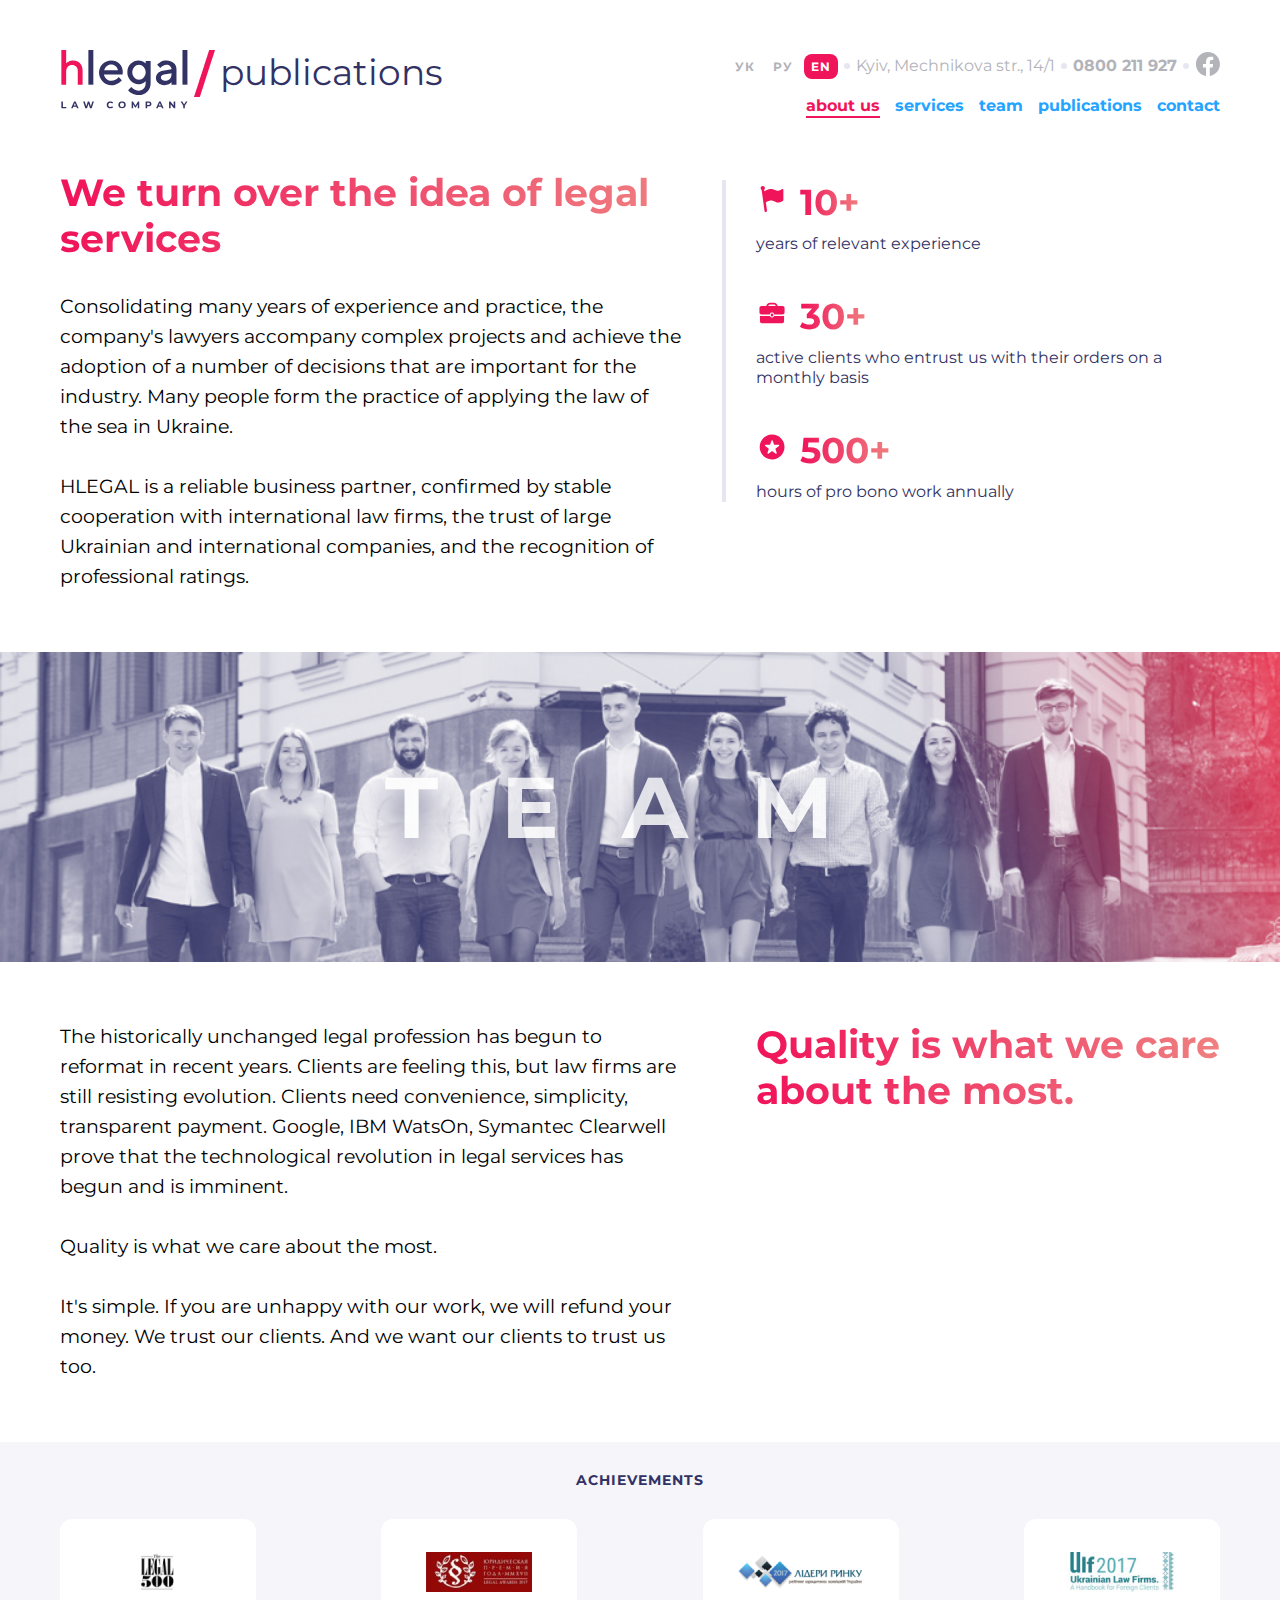
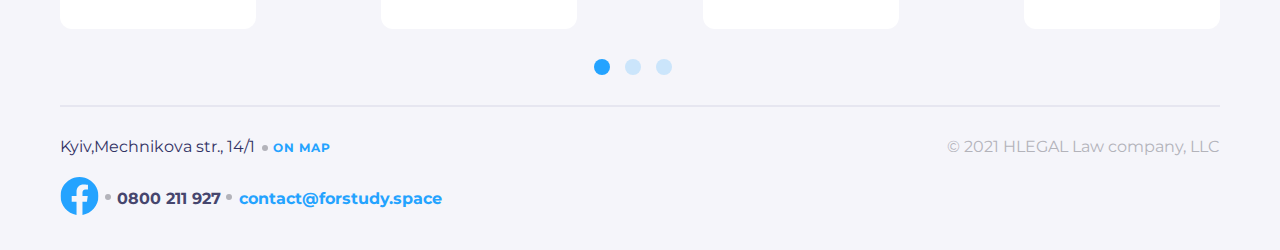
<file: app/about_us.html>
<!DOCTYPE html>
<html lang="en">

<head>
   <meta charset="UTF-8">
   <meta http-equiv="X-UA-Compatible" content="IE=edge">
   <meta name="viewport" content="width=device-width, initial-scale=1.0">
   <link rel="preload" href="fonts/Montserrat-Bold.woff2" as="font" type="font/woff2" crossorigin="anonymous">
   <link rel="preload" href="fonts/Montserrat-Regular.woff2" as="font" type="font/woff2" crossorigin="anonymous">
   <link rel="stylesheet" href="css/style.css">
   <title>About us</title>
</head>

<body class="body">
   <header class="header">
      <div class="header__top header-white__top">
         <div class="header__lang">
            <a class="header__lang-item header-white__lang-item" href="#">ук</a>
            <a class="header__lang-item header-white__lang-item" href="#">ру</a>
            <a class="header__lang-item header-white__lang-item en-red" href="#">en</a>
         </div>
         <div class="header__address"><a class="header__address-link header-white__address-link"
               href="https://www.google.com/maps/place/%D1%83%D0%BB.+%D0%9C%D0%B5%D1%87%D0%BD%D0%B8%D0%BA%D0%BE%D0%B2%D0%B0,+14%2F1,+%D0%9A%D0%B8%D0%B5%D0%B2,+02000/@50.4367983,30.5282203,17z/data=!3m1!4b1!4m5!3m4!1s0x40d4cf07295b8e39:0x17b2112e2dc0e7a!8m2!3d50.436795!4d30.532705"
               target="_blank">Kyiv, Mechnikova str., 14/1</a></div>
         <a class="header__tel header-white__tel" href="tel:+30800211927">0800 211 927</a>
         <a class="header__fb" href="#">
            <svg width="25" height="24" viewBox="0 0 25 24" fill="none" xmlns="http://www.w3.org/2000/svg">
               <g clip-path="url(#clip0_22721_6686)">
                  <path
                     d="M24.917 12.0733C24.917 5.40541 19.5444 0 12.917 0C6.28957 0 0.916992 5.40541 0.916992 12.0733C0.916992 18.0995 5.30522 23.0943 11.042 24V15.5633H7.99512V12.0733H11.042V9.41343C11.042 6.38755 12.8335 4.71615 15.5746 4.71615C16.8875 4.71615 18.2607 4.95195 18.2607 4.95195V7.92313H16.7476C15.2569 7.92313 14.792 8.85379 14.792 9.80857V12.0733H18.1201L17.5881 15.5633H14.792V24C20.5288 23.0943 24.917 18.0995 24.917 12.0733Z"
                     fill="#B3B3BA" />
               </g>
               <defs>
                  <clipPath id="clip0_22721_6686">
                     <rect width="24" height="24" fill="white" transform="translate(0.916992)" />
                  </clipPath>
               </defs>
            </svg>
         </a>
      </div>
      <div class="logo">
         <a class="logo__link" href="index.html"><svg viewBox="0 0 70 33" fill="none"
               xmlns="http://www.w3.org/2000/svg">
               <path
                  d="M2.64358 0H0V19.0926H2.64358V12.0094C2.64358 10.8111 2.94163 9.86583 3.53774 9.20012C4.13384 8.53441 4.95024 8.18824 5.96102 8.18824C6.82926 8.18824 7.55495 8.50778 8.13809 9.12024C8.72123 9.74601 9.01929 10.5315 9.01929 11.4769V19.1059H11.6758V11.4769C11.6758 9.71938 11.1964 8.3347 10.2374 7.29619C9.27846 6.25768 8.02146 5.73843 6.49233 5.73843C6.05173 5.73843 5.61114 5.79168 5.1835 5.91151C4.7429 6.03134 4.39301 6.16448 4.10792 6.31094C3.82283 6.45739 3.5507 6.61717 3.30448 6.80356C3.05826 6.98996 2.8898 7.12311 2.81205 7.20299C2.73429 7.28288 2.6695 7.33613 2.64358 7.37608V0Z"
                  fill="#F0145A" />
               <path d="M17.5856 0H14.8604V19.0767H17.5856V0Z" fill="#323264" />
               <path
                  d="M33.6598 13.4896L33.796 12.127C33.796 10.3011 33.1965 8.77493 31.9701 7.54857C30.7438 6.32221 29.2176 5.72266 27.3917 5.72266C25.5658 5.72266 23.9851 6.37672 22.677 7.68483C21.3689 8.99295 20.7148 10.5463 20.7148 12.3995C20.7148 14.3072 21.3962 15.9423 22.7315 17.305C24.0669 18.6676 25.6748 19.3489 27.528 19.3489C28.2365 19.3489 28.8906 19.2399 29.5446 19.0491C30.1987 18.8311 30.7438 18.6131 31.1253 18.3951C31.5341 18.1498 31.9429 17.8773 32.2971 17.5775C32.6514 17.2777 32.8967 17.0597 33.0057 16.9234C33.1147 16.7872 33.1965 16.7054 33.251 16.6236L31.4796 14.8522L31.0708 15.37C30.7983 15.6971 30.335 16.0241 29.6809 16.3784C28.9996 16.7327 28.291 16.8962 27.528 16.8962C26.4651 16.8962 25.5658 16.5691 24.8027 15.8878C24.0396 15.2065 23.5764 14.4162 23.4401 13.4896H33.6598ZM27.3917 8.03912C28.4 8.03912 29.2176 8.33889 29.8989 8.9112C30.553 9.51075 30.9618 10.2466 31.1253 11.1732H23.5491C23.7944 10.2466 24.2304 9.51075 24.9117 8.9112C25.5658 8.33889 26.4106 8.03912 27.3917 8.03912Z"
                  fill="#323264" />
               <path
                  d="M46.3695 18.286C46.3695 19.4852 46.0153 20.4662 45.2794 21.2293C44.5709 21.9651 43.6715 22.3467 42.5542 22.3467C42.0637 22.3467 41.5731 22.2649 41.1098 22.1286C40.6465 21.9924 40.2922 21.8289 39.9925 21.6381C39.6927 21.4473 39.4202 21.2566 39.1476 21.0113C38.9024 20.766 38.7389 20.6025 38.6571 20.5207C38.5753 20.439 38.5208 20.3572 38.4663 20.3027L36.6949 22.0741L36.9129 22.3467C37.0492 22.5374 37.2945 22.7827 37.6215 23.0552C37.9485 23.3005 38.3301 23.573 38.7661 23.8455C39.2021 24.0908 39.7472 24.3088 40.4285 24.4996C41.1098 24.6904 41.8184 24.7994 42.5542 24.7994C44.4074 24.7994 45.9335 24.1726 47.2144 22.919C48.468 21.6381 49.0948 20.112 49.0948 18.2588V5.99518H46.3695V7.3578L45.9062 6.94902C45.6065 6.67649 45.1432 6.40397 44.4891 6.13144C43.8351 5.85892 43.1265 5.72266 42.4179 5.72266C40.7555 5.72266 39.3384 6.34946 38.112 7.63033C36.8857 8.9112 36.2861 10.4373 36.2861 12.2632C36.2861 14.0892 36.8857 15.6153 38.112 16.8962C39.3384 18.177 40.7555 18.8038 42.4179 18.8038C42.8812 18.8038 43.3173 18.7493 43.7806 18.6403C44.2166 18.5041 44.5709 18.3678 44.8707 18.2315C45.1704 18.0953 45.443 17.9318 45.6882 17.741C45.9335 17.5502 46.1243 17.414 46.1788 17.3595L46.3695 17.1687V18.286ZM39.0114 12.2632C39.0114 11.1186 39.3657 10.1648 40.1015 9.37449C40.8373 8.58417 41.7094 8.17538 42.6905 8.17538C43.6715 8.17538 44.5436 8.58417 45.2794 9.37449C45.988 10.1648 46.3695 11.1186 46.3695 12.2632C46.3695 13.4079 45.988 14.3617 45.2794 15.152C44.5436 15.9423 43.6715 16.3511 42.6905 16.3511C41.7094 16.3511 40.8373 15.9423 40.1015 15.152C39.3657 14.3617 39.0114 13.4079 39.0114 12.2632Z"
                  fill="#323264" />
               <path
                  d="M63.3195 19.0764V10.6281C63.3195 9.23823 62.8017 8.06637 61.7934 7.13979C60.7851 6.18595 59.4769 5.72266 57.869 5.72266C57.2422 5.72266 56.6154 5.80441 56.0159 5.96793C55.4163 6.1587 54.9258 6.34946 54.5715 6.56748C54.2172 6.7855 53.8629 7.03078 53.5359 7.33055C53.2089 7.60308 53.0181 7.79384 52.9091 7.90285C52.8273 8.01186 52.7456 8.09362 52.6911 8.17538L54.4625 9.94679L54.8168 9.4835C55.0348 9.18372 55.4163 8.9112 55.9886 8.61142C56.5609 8.31164 57.1877 8.17538 57.869 8.17538C58.6594 8.17538 59.3134 8.42065 59.8312 8.88394C60.349 9.34724 60.5943 9.94679 60.5943 10.6281L55.8251 11.4457C54.6533 11.6364 53.6994 12.0997 53.0454 12.8356C52.364 13.5714 52.0098 14.4707 52.0098 15.5335C52.0098 16.5419 52.4458 17.414 53.3179 18.177C54.2172 18.9674 55.3073 19.3489 56.6427 19.3489C57.106 19.3489 57.542 19.2944 57.9781 19.1581C58.4413 19.0491 58.7956 18.9129 59.0954 18.7766C59.3952 18.6403 59.6677 18.4768 59.913 18.286C60.1582 18.0953 60.3218 17.959 60.4308 17.9045C60.5125 17.8228 60.567 17.741 60.5943 17.7137V19.0764H63.3195ZM57.0515 16.8962C56.3429 16.8962 55.7706 16.7327 55.3618 16.4056C54.9258 16.0786 54.735 15.6971 54.735 15.261C54.735 14.7977 54.8713 14.3889 55.1711 14.0892C55.4708 13.7894 55.8796 13.5714 56.3702 13.4896L60.5943 12.8083V13.0808C60.5943 14.3072 60.2945 15.2338 59.6677 15.9151C59.0409 16.5691 58.1688 16.8962 57.0515 16.8962Z"
                  fill="#323264" />
               <path d="M69.3337 0H66.6084V19.0767H69.3337V0Z" fill="#323264" />
               <path d="M0 28.3298H0.852878V31.3201H2.70078V32.0151H0V28.3298Z" fill="#323264" />
               <path
                  d="M8.26752 31.2254H6.5565L6.23009 32.0151H5.35615L6.99873 28.3298H7.84108L9.48893 32.0151H8.59393L8.26752 31.2254ZM7.99902 30.5778L7.41464 29.1669L6.83026 30.5778H7.99902Z"
                  fill="#323264" />
               <path
                  d="M17.8731 28.3298L16.6675 32.0151H15.7515L14.9407 29.5196L14.1036 32.0151H13.1928L11.982 28.3298H12.8664L13.6982 30.92L14.5669 28.3298H15.3566L16.199 30.9411L17.0571 28.3298H17.8731Z"
                  fill="#323264" />
               <path
                  d="M26.9457 32.0782C26.5702 32.0782 26.2297 31.9975 25.9244 31.8361C25.6225 31.6711 25.3838 31.4447 25.2084 31.1569C25.0364 30.8656 24.9504 30.5374 24.9504 30.1724C24.9504 29.8074 25.0364 29.481 25.2084 29.1932C25.3838 28.9019 25.6225 28.6755 25.9244 28.514C26.2297 28.3491 26.5719 28.2666 26.951 28.2666C27.2704 28.2666 27.5582 28.3228 27.8144 28.4351C28.0741 28.5474 28.2917 28.7088 28.4672 28.9194L27.9197 29.4248C27.6705 29.137 27.3616 28.9931 26.9931 28.9931C26.7649 28.9931 26.5614 29.044 26.3824 29.1458C26.2034 29.2441 26.063 29.3827 25.9612 29.5617C25.8629 29.7407 25.8138 29.9443 25.8138 30.1724C25.8138 30.4006 25.8629 30.6041 25.9612 30.7831C26.063 30.9621 26.2034 31.1025 26.3824 31.2043C26.5614 31.3026 26.7649 31.3517 26.9931 31.3517C27.3616 31.3517 27.6705 31.206 27.9197 30.9147L28.4672 31.4201C28.2917 31.6342 28.0741 31.7974 27.8144 31.9098C27.5547 32.0221 27.2651 32.0782 26.9457 32.0782Z"
                  fill="#323264" />
               <path
                  d="M33.3831 32.0782C33.0005 32.0782 32.6548 31.9958 32.3459 31.8308C32.0406 31.6658 31.8002 31.4395 31.6247 31.1516C31.4527 30.8603 31.3667 30.5339 31.3667 30.1724C31.3667 29.8109 31.4527 29.4863 31.6247 29.1985C31.8002 28.9071 32.0406 28.679 32.3459 28.514C32.6548 28.3491 33.0005 28.2666 33.3831 28.2666C33.7657 28.2666 34.1096 28.3491 34.415 28.514C34.7203 28.679 34.9607 28.9071 35.1362 29.1985C35.3117 29.4863 35.3995 29.8109 35.3995 30.1724C35.3995 30.5339 35.3117 30.8603 35.1362 31.1516C34.9607 31.4395 34.7203 31.6658 34.415 31.8308C34.1096 31.9958 33.7657 32.0782 33.3831 32.0782ZM33.3831 31.3517C33.6007 31.3517 33.7972 31.3026 33.9727 31.2043C34.1482 31.1025 34.2851 30.9621 34.3834 30.7831C34.4852 30.6041 34.5361 30.4006 34.5361 30.1724C34.5361 29.9443 34.4852 29.7407 34.3834 29.5617C34.2851 29.3827 34.1482 29.2441 33.9727 29.1458C33.7972 29.044 33.6007 28.9931 33.3831 28.9931C33.1655 28.9931 32.9689 29.044 32.7934 29.1458C32.618 29.2441 32.4793 29.3827 32.3775 29.5617C32.2793 29.7407 32.2301 29.9443 32.2301 30.1724C32.2301 30.4006 32.2793 30.6041 32.3775 30.7831C32.4793 30.9621 32.618 31.1025 32.7934 31.2043C32.9689 31.3026 33.1655 31.3517 33.3831 31.3517Z"
                  fill="#323264" />
               <path
                  d="M42.0264 32.0151L42.0211 29.8039L40.9366 31.6255H40.5523L39.473 29.8513V32.0151H38.6728V28.3298H39.3782L40.7576 30.6199L42.1159 28.3298H42.8161L42.8266 32.0151H42.0264Z"
                  fill="#323264" />
               <path
                  d="M47.9285 28.3298C48.2549 28.3298 48.5374 28.3842 48.7761 28.493C49.0183 28.6018 49.2043 28.7562 49.3342 28.9563C49.464 29.1563 49.529 29.3932 49.529 29.667C49.529 29.9373 49.464 30.1742 49.3342 30.3777C49.2043 30.5778 49.0183 30.7322 48.7761 30.841C48.5374 30.9463 48.2549 30.999 47.9285 30.999H47.1862V32.0151H46.3333V28.3298H47.9285ZM47.8811 30.304C48.1373 30.304 48.3321 30.2496 48.4655 30.1408C48.5989 30.0285 48.6656 29.8706 48.6656 29.667C48.6656 29.4599 48.5989 29.302 48.4655 29.1932C48.3321 29.0809 48.1373 29.0247 47.8811 29.0247H47.1862V30.304H47.8811Z"
                  fill="#323264" />
               <path
                  d="M55.0121 31.2254H53.3011L52.9747 32.0151H52.1008L53.7433 28.3298H54.5857L56.2335 32.0151H55.3385L55.0121 31.2254ZM54.7436 30.5778L54.1592 29.1669L53.5749 30.5778H54.7436Z"
                  fill="#323264" />
               <path
                  d="M62.6281 28.3298V32.0151H61.9279L60.0906 29.7776V32.0151H59.2482V28.3298H59.9537L61.7858 30.5673V28.3298H62.6281Z"
                  fill="#323264" />
               <path
                  d="M67.9013 30.7094V32.0151H67.0485V30.6989L65.6217 28.3298H66.5273L67.5117 29.9671L68.4963 28.3298H69.3333L67.9013 30.7094Z"
                  fill="#323264" />
            </svg>
         </a>
         <div class="near-logo header-white__near-logo">publications</div>
      </div>
      <div class="menu">
         <button class="menu__btn menu__btn-white" type="button"></button>
         <ul class="menu__list">
            <li><a class="menu__item menu__item-white active" href="#">about us</a></li>
            <li><a class="menu__item menu__item-white" href="services.html">services</a></li>
            <li><a class="menu__item menu__item-white" href="#">team</a></li>
            <li><a class="menu__item menu__item-white" href="publications.html">publications</a></li>
            <li><a class="menu__item menu__item-white" href="#">contact</a></li>
         </ul>
      </div>
   </header>

   <section class="intro">
      <div class="container">
         <div class="intro__wrap">
            <div class="intro__title">
               <h1 class="intro__title-header gradientRedTextColor">We turn over the idea of legal services</h1>
               <div class="intro__title-text">
                  <p>Consolidating many years of experience and practice, the company's lawyers accompany complex
                     projects
                     and
                     achieve the adoption of a number of decisions that are important for the industry. Many people form
                     the
                     practice of applying the law of the sea in Ukraine.<br><br>HLEGAL is a reliable business partner,
                     confirmed
                     by stable cooperation with international law firms, the trust of large Ukrainian and international
                     companies, and the recognition of professional ratings.
                  </p>
               </div>
            </div>
            <div class="intro__advantages">
               <div class="intro__advantages-item">
                  <img class="intro__advantages-item-img" src="img/main/intro-experience.svg" alt="img">
                  <span class="intro__advantages-item-count gradientRedTextColor">10+</span>
                  <p class="intro__advantages-item-text">years of relevant experience</p>
               </div>
               <div class="intro__advantages-item">
                  <img class="intro__advantages-item-img" src="img/main/intro-clients.svg" alt="img">
                  <span class="intro__advantages-item-count gradientRedTextColor">30+</span>
                  <p class="intro__advantages-item-text">active clients who entrust us with their orders on a monthly
                     basis</p>
               </div>
               <div class="intro__advantages-item">
                  <img class="intro__advantages-item-img" src="img/main/intro-probono.svg" alt="img">
                  <span class="intro__advantages-item-count gradientRedTextColor">500+</span>
                  <p class="intro__advantages-item-text">hours of pro bono work annually</p>
               </div>
            </div>
         </div>
      </div>
   </section>

   <div class="team">
      <div class="team__img">
         <span class="team__img-text">Team</span>
      </div>
   </div>

   <section class="quality">
      <div class="container">
         <div class="quality__wrap">
            <p class="quality__text">
               The historically unchanged legal profession has begun to reformat in recent years. Clients are feeling
               this,
               but law firms are still resisting evolution. Clients need convenience, simplicity, transparent payment.
               Google,
               IBM WatsOn, Symantec Clearwell prove that the technological revolution in legal services has begun and is
               imminent.<br><br>
               Quality is what we care about the most.<br><br>
               It's simple. If you are unhappy with our work, we will refund your money. We trust our clients. And we
               want
               our
               clients to trust us too.
            </p>
            <h2 class="quality__title gradientRedTextColor">Quality is what we care about the most.</h2>
         </div>
      </div>
   </section>

   <div class="achievements">
      <div class="container">
         <h3 class="achievements__title">achievements</h3>
         <div class="achievements__card-wrap">
            <div class="achievements__card">
               <a href="#"><img class="achievements__card-item achievements__card-item-01"
                     src="img/main/achivements-01.png" alt="img"></a>
            </div>
            <div class="achievements__card dn">
               <a href="#"><img class="achievements__card-item achievements__card-item-01"
                     src="img/main/achivements-02.png" alt="img"></a>
            </div>
            <div class="achievements__card dn">
               <a href="#"><img class="achievements__card-item achievements__card-item-01"
                     src="img/main/achivements-03.png" alt="img"></a>
            </div>
            <div class="achievements__card dn">
               <a href="#"><img class="achievements__card-item achievements__card-item-01"
                     src="img/main/achivements-04.png" alt="img"></a>
            </div>
         </div>
         <div class="slider-dots">
            <a class="slider-dots__item slider-dots__item-active" href="#"></a>
            <a class="slider-dots__item" href="#"></a>
            <a class="slider-dots__item" href="#"></a>
            <a class="slider-dots__item dn" href="#"></a>
            <a class="slider-dots__item dn" href="#"></a>
            <a class="slider-dots__item dn" href="#"></a>
         </div>
      </div>
   </div>

   <footer class="footer aboutUs">
      <div class="container">
         <div class="footer__wrap">
            <div class="footer__adress">
               <a class="footer__adress-link"
                  href="https://www.google.com/maps/place/%D1%83%D0%BB.+%D0%9C%D0%B5%D1%87%D0%BD%D0%B8%D0%BA%D0%BE%D0%B2%D0%B0,+14%2F1,+%D0%9A%D0%B8%D0%B5%D0%B2,+02000/@50.4367983,30.5282203,17z/data=!3m1!4b1!4m5!3m4!1s0x40d4cf07295b8e39:0x17b2112e2dc0e7a!8m2!3d50.436795!4d30.532705"
                  target="_blank">
                  Kyiv,Mechnikova str., 14/1</a>
               <a class="footer__adress-onmap"
                  href="https://www.google.com/maps/place/%D1%83%D0%BB.+%D0%9C%D0%B5%D1%87%D0%BD%D0%B8%D0%BA%D0%BE%D0%B2%D0%B0,+14%2F1,+%D0%9A%D0%B8%D0%B5%D0%B2,+02000/@50.4367983,30.5282203,17z/data=!3m1!4b1!4m5!3m4!1s0x40d4cf07295b8e39:0x17b2112e2dc0e7a!8m2!3d50.436795!4d30.532705"
                  target="_blank">On map</a>
            </div>
            <div class="footer__social">
               <a class="footer__social-fb" href="#"><svg width="39" height="38" viewBox="0 0 39 38" fill="none"
                     xmlns="http://www.w3.org/2000/svg">
                     <g clip-path="url(#clip0_29173_322)">
                        <path
                           d="M38.5 19.1161C38.5 8.55857 29.9934 0 19.5 0C9.00658 0 0.5 8.55857 0.5 19.1161C0.5 28.6575 7.44803 36.5659 16.5312 38V24.6419H11.707V19.1161H16.5312V14.9046C16.5312 10.1136 19.3678 7.46723 23.7078 7.46723C25.7866 7.46723 27.9609 7.84059 27.9609 7.84059V12.545H25.5651C23.2048 12.545 22.4688 14.0185 22.4688 15.5302V19.1161H27.7383L26.8959 24.6419H22.4688V38C31.552 36.5659 38.5 28.6575 38.5 19.1161Z"
                           fill="#24A3FF" />
                     </g>
                     <defs>
                        <clipPath id="clip0_29173_322">
                           <rect width="38" height="38" fill="white" transform="translate(0.5)" />
                        </clipPath>
                     </defs>
                  </svg></a>
               <a class="footer__social-tell" href="tel:+30800211927">0800 211 927</a>
               <a class="footer__social-email" href="mailto:contact@forstudy.space">contact@forstudy.space</a>
            </div>
            <p class="footer__copyright">© 2021 HLEGAL Law company, LLC</p>
         </div>
      </div>
   </footer>
</body>

</html>
</file>
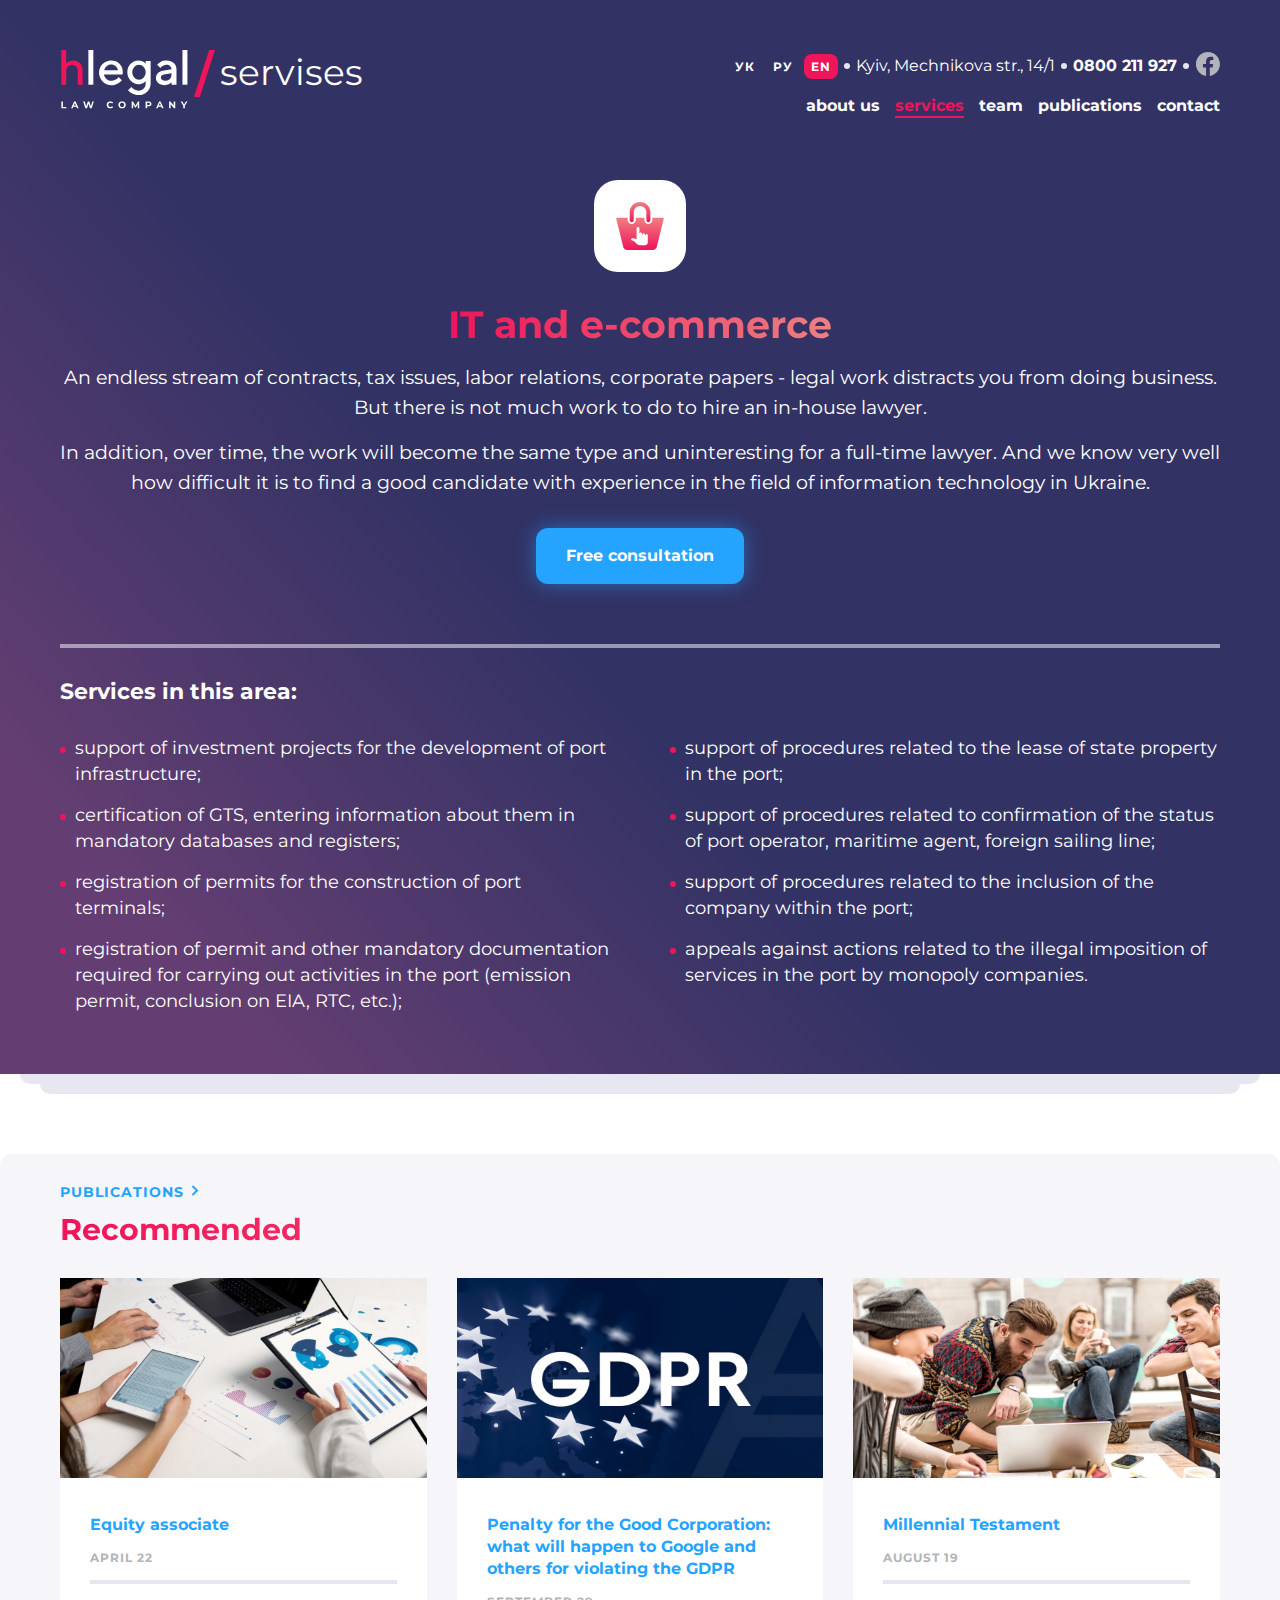
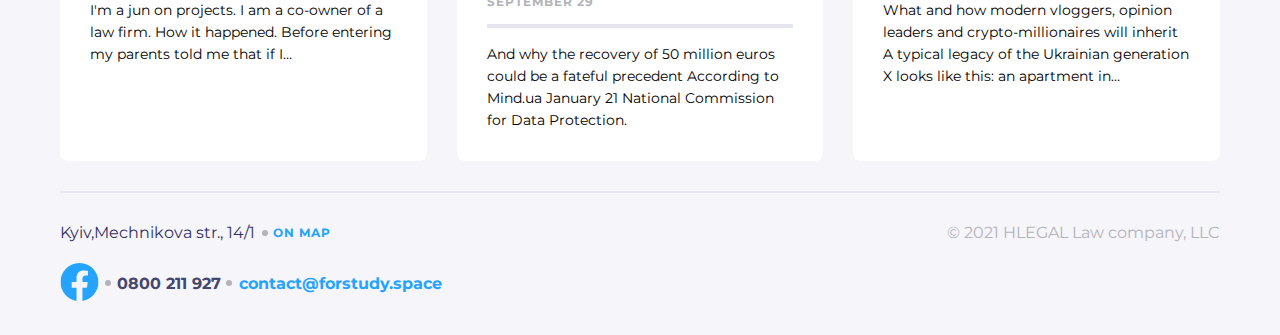
<file: app/it-and-e-commerce.html>
<!DOCTYPE html>
<html lang="en">

<head>
   <meta charset="UTF-8">
   <meta http-equiv="X-UA-Compatible" content="IE=edge">
   <meta name="viewport" content="width=device-width, initial-scale=1.0">
   <link rel="preload" href="fonts/Montserrat-Bold.woff2" as="font" type="font/woff2" crossorigin="anonymous">
   <link rel="preload" href="fonts/Montserrat-Regular.woff2" as="font" type="font/woff2" crossorigin="anonymous">
   <link rel="stylesheet" href="css/style.css">
   <title>IT and e-commerce</title>
</head>

<body class="body">
   <div class="grad-notMain">
      <header class="header">
         <div class="header__top">
            <div class="header__lang">
               <a class="header__lang-item" href="#">ук</a>
               <a class="header__lang-item" href="#">ру</a>
               <a class="header__lang-item en-red" href="#">en</a>
            </div>
            <div class="header__address"><a class="header__address-link"
                  href="https://www.google.com/maps/place/%D1%83%D0%BB.+%D0%9C%D0%B5%D1%87%D0%BD%D0%B8%D0%BA%D0%BE%D0%B2%D0%B0,+14%2F1,+%D0%9A%D0%B8%D0%B5%D0%B2,+02000/@50.4367983,30.5282203,17z/data=!3m1!4b1!4m5!3m4!1s0x40d4cf07295b8e39:0x17b2112e2dc0e7a!8m2!3d50.436795!4d30.532705"
                  target="_blank">Kyiv, Mechnikova str., 14/1</a></div>
            <a class="header__tel" href="tel:+30800211927">0800 211 927</a>
            <a class="header__fb" href="#">
               <svg width="25" height="24" viewBox="0 0 25 24" fill="none" xmlns="http://www.w3.org/2000/svg">
                  <g clip-path="url(#clip0_22721_6686)">
                     <path
                        d="M24.917 12.0733C24.917 5.40541 19.5444 0 12.917 0C6.28957 0 0.916992 5.40541 0.916992 12.0733C0.916992 18.0995 5.30522 23.0943 11.042 24V15.5633H7.99512V12.0733H11.042V9.41343C11.042 6.38755 12.8335 4.71615 15.5746 4.71615C16.8875 4.71615 18.2607 4.95195 18.2607 4.95195V7.92313H16.7476C15.2569 7.92313 14.792 8.85379 14.792 9.80857V12.0733H18.1201L17.5881 15.5633H14.792V24C20.5288 23.0943 24.917 18.0995 24.917 12.0733Z"
                        fill="#B3B3BA" />
                  </g>
                  <defs>
                     <clipPath id="clip0_22721_6686">
                        <rect width="24" height="24" fill="white" transform="translate(0.916992)" />
                     </clipPath>
                  </defs>
               </svg>
            </a>
         </div>
         <div class="logo">
            <a class="logo__link" href="index.html"><svg viewBox="0 0 70 33" fill="none"
                  xmlns="http://www.w3.org/2000/svg">
                  <path
                     d="M2.64358 0H0V19.0926H2.64358V12.0094C2.64358 10.8111 2.94163 9.86583 3.53774 9.20012C4.13384 8.53441 4.95024 8.18824 5.96102 8.18824C6.82926 8.18824 7.55495 8.50778 8.13809 9.12024C8.72123 9.74601 9.01929 10.5315 9.01929 11.4769V19.1059H11.6758V11.4769C11.6758 9.71938 11.1964 8.3347 10.2374 7.29619C9.27846 6.25768 8.02146 5.73843 6.49233 5.73843C6.05173 5.73843 5.61114 5.79168 5.1835 5.91151C4.7429 6.03134 4.39301 6.16448 4.10792 6.31094C3.82283 6.45739 3.5507 6.61717 3.30448 6.80356C3.05826 6.98996 2.8898 7.12311 2.81205 7.20299C2.73429 7.28288 2.6695 7.33613 2.64358 7.37608V0Z"
                     fill="#F0145A" />
                  <path d="M17.5856 0H14.8604V19.0767H17.5856V0Z" fill="white" />
                  <path
                     d="M33.6598 13.4896L33.796 12.127C33.796 10.3011 33.1965 8.77493 31.9701 7.54857C30.7438 6.32221 29.2176 5.72266 27.3917 5.72266C25.5658 5.72266 23.9851 6.37672 22.677 7.68483C21.3689 8.99295 20.7148 10.5463 20.7148 12.3995C20.7148 14.3072 21.3962 15.9423 22.7315 17.305C24.0669 18.6676 25.6748 19.3489 27.528 19.3489C28.2365 19.3489 28.8906 19.2399 29.5446 19.0491C30.1987 18.8311 30.7438 18.6131 31.1253 18.3951C31.5341 18.1498 31.9429 17.8773 32.2971 17.5775C32.6514 17.2777 32.8967 17.0597 33.0057 16.9234C33.1147 16.7872 33.1965 16.7054 33.251 16.6236L31.4796 14.8522L31.0708 15.37C30.7983 15.6971 30.335 16.0241 29.6809 16.3784C28.9996 16.7327 28.291 16.8962 27.528 16.8962C26.4651 16.8962 25.5658 16.5691 24.8027 15.8878C24.0396 15.2065 23.5764 14.4162 23.4401 13.4896H33.6598ZM27.3917 8.03912C28.4 8.03912 29.2176 8.33889 29.8989 8.9112C30.553 9.51075 30.9618 10.2466 31.1253 11.1732H23.5491C23.7944 10.2466 24.2304 9.51075 24.9117 8.9112C25.5658 8.33889 26.4106 8.03912 27.3917 8.03912Z"
                     fill="white" />
                  <path
                     d="M46.3695 18.286C46.3695 19.4852 46.0153 20.4662 45.2794 21.2293C44.5709 21.9651 43.6715 22.3467 42.5542 22.3467C42.0637 22.3467 41.5731 22.2649 41.1098 22.1286C40.6465 21.9924 40.2922 21.8289 39.9925 21.6381C39.6927 21.4473 39.4202 21.2566 39.1476 21.0113C38.9024 20.766 38.7389 20.6025 38.6571 20.5207C38.5753 20.439 38.5208 20.3572 38.4663 20.3027L36.6949 22.0741L36.9129 22.3467C37.0492 22.5374 37.2945 22.7827 37.6215 23.0552C37.9485 23.3005 38.3301 23.573 38.7661 23.8455C39.2021 24.0908 39.7472 24.3088 40.4285 24.4996C41.1098 24.6904 41.8184 24.7994 42.5542 24.7994C44.4074 24.7994 45.9335 24.1726 47.2144 22.919C48.468 21.6381 49.0948 20.112 49.0948 18.2588V5.99518H46.3695V7.3578L45.9062 6.94902C45.6065 6.67649 45.1432 6.40397 44.4891 6.13144C43.8351 5.85892 43.1265 5.72266 42.4179 5.72266C40.7555 5.72266 39.3384 6.34946 38.112 7.63033C36.8857 8.9112 36.2861 10.4373 36.2861 12.2632C36.2861 14.0892 36.8857 15.6153 38.112 16.8962C39.3384 18.177 40.7555 18.8038 42.4179 18.8038C42.8812 18.8038 43.3173 18.7493 43.7806 18.6403C44.2166 18.5041 44.5709 18.3678 44.8707 18.2315C45.1704 18.0953 45.443 17.9318 45.6882 17.741C45.9335 17.5502 46.1243 17.414 46.1788 17.3595L46.3695 17.1687V18.286ZM39.0114 12.2632C39.0114 11.1186 39.3657 10.1648 40.1015 9.37449C40.8373 8.58417 41.7094 8.17538 42.6905 8.17538C43.6715 8.17538 44.5436 8.58417 45.2794 9.37449C45.988 10.1648 46.3695 11.1186 46.3695 12.2632C46.3695 13.4079 45.988 14.3617 45.2794 15.152C44.5436 15.9423 43.6715 16.3511 42.6905 16.3511C41.7094 16.3511 40.8373 15.9423 40.1015 15.152C39.3657 14.3617 39.0114 13.4079 39.0114 12.2632Z"
                     fill="white" />
                  <path
                     d="M63.3195 19.0764V10.6281C63.3195 9.23823 62.8017 8.06637 61.7934 7.13979C60.7851 6.18595 59.4769 5.72266 57.869 5.72266C57.2422 5.72266 56.6154 5.80441 56.0159 5.96793C55.4163 6.1587 54.9258 6.34946 54.5715 6.56748C54.2172 6.7855 53.8629 7.03078 53.5359 7.33055C53.2089 7.60308 53.0181 7.79384 52.9091 7.90285C52.8273 8.01186 52.7456 8.09362 52.6911 8.17538L54.4625 9.94679L54.8168 9.4835C55.0348 9.18372 55.4163 8.9112 55.9886 8.61142C56.5609 8.31164 57.1877 8.17538 57.869 8.17538C58.6594 8.17538 59.3134 8.42065 59.8312 8.88394C60.349 9.34724 60.5943 9.94679 60.5943 10.6281L55.8251 11.4457C54.6533 11.6364 53.6994 12.0997 53.0454 12.8356C52.364 13.5714 52.0098 14.4707 52.0098 15.5335C52.0098 16.5419 52.4458 17.414 53.3179 18.177C54.2172 18.9674 55.3073 19.3489 56.6427 19.3489C57.106 19.3489 57.542 19.2944 57.9781 19.1581C58.4413 19.0491 58.7956 18.9129 59.0954 18.7766C59.3952 18.6403 59.6677 18.4768 59.913 18.286C60.1582 18.0953 60.3218 17.959 60.4308 17.9045C60.5125 17.8228 60.567 17.741 60.5943 17.7137V19.0764H63.3195ZM57.0515 16.8962C56.3429 16.8962 55.7706 16.7327 55.3618 16.4056C54.9258 16.0786 54.735 15.6971 54.735 15.261C54.735 14.7977 54.8713 14.3889 55.1711 14.0892C55.4708 13.7894 55.8796 13.5714 56.3702 13.4896L60.5943 12.8083V13.0808C60.5943 14.3072 60.2945 15.2338 59.6677 15.9151C59.0409 16.5691 58.1688 16.8962 57.0515 16.8962Z"
                     fill="white" />
                  <path d="M69.3337 0H66.6084V19.0767H69.3337V0Z" fill="white" />
                  <path d="M0 28.3308H0.852878V31.3211H2.70078V32.016H0V28.3308Z" fill="white" />
                  <path
                     d="M8.26752 31.2263H6.5565L6.23009 32.016H5.35615L6.99873 28.3308H7.84108L9.48893 32.016H8.59393L8.26752 31.2263ZM7.99902 30.5788L7.41464 29.1678L6.83026 30.5788H7.99902Z"
                     fill="white" />
                  <path
                     d="M17.8731 28.3308L16.6675 32.016H15.7515L14.9407 29.5206L14.1036 32.016H13.1928L11.982 28.3308H12.8664L13.6982 30.921L14.5669 28.3308H15.3566L16.199 30.942L17.0571 28.3308H17.8731Z"
                     fill="white" />
                  <path
                     d="M26.9457 32.0792C26.5702 32.0792 26.2297 31.9985 25.9244 31.837C25.6225 31.6721 25.3838 31.4457 25.2084 31.1579C25.0364 30.8666 24.9504 30.5384 24.9504 30.1734C24.9504 29.8084 25.0364 29.482 25.2084 29.1942C25.3838 28.9028 25.6225 28.6765 25.9244 28.515C26.2297 28.3501 26.5719 28.2676 26.951 28.2676C27.2704 28.2676 27.5582 28.3237 27.8144 28.436C28.0741 28.5484 28.2917 28.7098 28.4672 28.9204L27.9197 29.4258C27.6705 29.138 27.3616 28.9941 26.9931 28.9941C26.7649 28.9941 26.5614 29.045 26.3824 29.1468C26.2034 29.2451 26.063 29.3837 25.9612 29.5627C25.8629 29.7417 25.8138 29.9453 25.8138 30.1734C25.8138 30.4015 25.8629 30.6051 25.9612 30.7841C26.063 30.9631 26.2034 31.1035 26.3824 31.2053C26.5614 31.3035 26.7649 31.3527 26.9931 31.3527C27.3616 31.3527 27.6705 31.207 27.9197 30.9157L28.4672 31.4211C28.2917 31.6352 28.0741 31.7984 27.8144 31.9107C27.5547 32.0231 27.2651 32.0792 26.9457 32.0792Z"
                     fill="white" />
                  <path
                     d="M33.3831 32.0792C33.0005 32.0792 32.6548 31.9967 32.3459 31.8318C32.0406 31.6668 31.8002 31.4404 31.6247 31.1526C31.4527 30.8613 31.3667 30.5349 31.3667 30.1734C31.3667 29.8119 31.4527 29.4872 31.6247 29.1994C31.8002 28.9081 32.0406 28.68 32.3459 28.515C32.6548 28.3501 33.0005 28.2676 33.3831 28.2676C33.7657 28.2676 34.1096 28.3501 34.415 28.515C34.7203 28.68 34.9607 28.9081 35.1362 29.1994C35.3117 29.4872 35.3995 29.8119 35.3995 30.1734C35.3995 30.5349 35.3117 30.8613 35.1362 31.1526C34.9607 31.4404 34.7203 31.6668 34.415 31.8318C34.1096 31.9967 33.7657 32.0792 33.3831 32.0792ZM33.3831 31.3527C33.6007 31.3527 33.7972 31.3035 33.9727 31.2053C34.1482 31.1035 34.2851 30.9631 34.3834 30.7841C34.4852 30.6051 34.5361 30.4015 34.5361 30.1734C34.5361 29.9453 34.4852 29.7417 34.3834 29.5627C34.2851 29.3837 34.1482 29.2451 33.9727 29.1468C33.7972 29.045 33.6007 28.9941 33.3831 28.9941C33.1655 28.9941 32.9689 29.045 32.7934 29.1468C32.618 29.2451 32.4793 29.3837 32.3775 29.5627C32.2793 29.7417 32.2301 29.9453 32.2301 30.1734C32.2301 30.4015 32.2793 30.6051 32.3775 30.7841C32.4793 30.9631 32.618 31.1035 32.7934 31.2053C32.9689 31.3035 33.1655 31.3527 33.3831 31.3527Z"
                     fill="white" />
                  <path
                     d="M42.0264 32.016L42.0211 29.8049L40.9366 31.6264H40.5523L39.473 29.8522V32.016H38.6728V28.3308H39.3782L40.7576 30.6209L42.1159 28.3308H42.8161L42.8266 32.016H42.0264Z"
                     fill="white" />
                  <path
                     d="M47.9285 28.3308C48.2549 28.3308 48.5374 28.3852 48.7761 28.494C49.0183 28.6028 49.2043 28.7572 49.3342 28.9573C49.464 29.1573 49.529 29.3942 49.529 29.668C49.529 29.9382 49.464 30.1751 49.3342 30.3787C49.2043 30.5788 49.0183 30.7332 48.7761 30.842C48.5374 30.9473 48.2549 30.9999 47.9285 30.9999H47.1862V32.016H46.3333V28.3308H47.9285ZM47.8811 30.305C48.1373 30.305 48.3321 30.2506 48.4655 30.1418C48.5989 30.0295 48.6656 29.8716 48.6656 29.668C48.6656 29.4609 48.5989 29.303 48.4655 29.1942C48.3321 29.0818 48.1373 29.0257 47.8811 29.0257H47.1862V30.305H47.8811Z"
                     fill="white" />
                  <path
                     d="M55.0121 31.2263H53.3011L52.9747 32.016H52.1008L53.7433 28.3308H54.5857L56.2335 32.016H55.3385L55.0121 31.2263ZM54.7436 30.5788L54.1592 29.1678L53.5749 30.5788H54.7436Z"
                     fill="white" />
                  <path
                     d="M62.6281 28.3308V32.016H61.9279L60.0906 29.7785V32.016H59.2482V28.3308H59.9537L61.7858 30.5682V28.3308H62.6281Z"
                     fill="white" />
                  <path
                     d="M67.9013 30.7104V32.016H67.0485V30.6999L65.6217 28.3308H66.5273L67.5117 29.9681L68.4963 28.3308H69.3333L67.9013 30.7104Z"
                     fill="white" />
               </svg></a>
            <div class="near-logo">servises</div>
         </div>
         <div class="menu">
            <button class="menu__btn" type="button"></button>
            <ul class="menu__list">
               <li><a class="menu__item" href="#">about us</a></li>
               <li><a class="menu__item active" href="services.html">services</a></li>
               <li><a class="menu__item" href="#">team</a></li>
               <li><a class="menu__item" href="publications.html">publications</a></li>
               <li><a class="menu__item" href="#">contact</a></li>
            </ul>
         </div>
      </header>
      <div class="container container__e-commerce">
         <section class="advantage__card e-commerce-card">
            <a class="advantage__card-link" href="it-and-e-commerce.html"><svg width="64" height="64"
                  viewBox="0 0 64 64" fill="none" xmlns="http://www.w3.org/2000/svg">
                  <path
                     d="M23.7339 28.125C24.8379 28.125 25.7339 27.229 25.7339 26.125V18.325C25.7339 14.838 28.5709 12 32.0579 12C35.5449 12 38.3829 14.838 38.3829 18.325V26.125C38.3829 27.229 39.2779 28.125 40.3829 28.125C41.4869 28.125 42.3829 27.229 42.3829 26.125V18.325C42.3839 12.632 37.7519 8 32.0579 8C26.3659 8 21.7339 12.632 21.7339 18.325V26.125C21.7339 27.229 22.6299 28.125 23.7339 28.125Z"
                     fill="url(#paint0_linear_22728_12613)" />
                  <path
                     d="M55 23.6309H44.384V26.1249C44.384 28.3309 42.59 30.1249 40.384 30.1249C38.178 30.1249 36.384 28.3309 36.384 26.1249V23.6309H27.735V26.1249C27.735 28.3309 25.941 30.1249 23.735 30.1249C21.529 30.1249 19.735 28.3309 19.735 26.1249V23.6309H8.99997C8.44797 23.6309 8.10697 24.0659 8.23797 24.6019L15.236 53.0989C15.658 54.7009 17.344 55.9999 19 55.9999H45C46.658 55.9999 48.342 54.7009 48.766 53.0989L55.762 24.6019C55.893 24.0649 55.553 23.6309 55 23.6309Z"
                     fill="url(#paint1_linear_22728_12613)" />
                  <path
                     d="M28.6001 34.4C28.6001 33.6265 29.2266 33 30.0001 33C30.7736 33 31.4001 33.6265 31.4001 34.4V41.35L31.4001 40C31.4001 39.2265 32.0266 38.6 32.8001 38.6C33.5736 38.6 34.2001 39.2265 34.2001 40V41.6764C34.2127 40.9141 34.8346 39.3 35.6 39.3C36.3731 39.3 36.9999 39.9268 37 40.7C37 40.7 37.0411 41.7411 37.1332 41.8033C37.3572 41.3285 37.8402 40 38.4 40C39.1732 40 39.8 40.6268 39.8 41.4V48.4C39.8 49.9463 38.5463 51.2 37 51.2H32.3198C30.8344 51.2 29.4099 50.6099 28.3599 49.5599L26.15 47.35L23 45.9402C23.0051 44.6033 24.0526 44.2 25.1 44.2C26.0023 44.2 26.8136 44.3407 28.6 45.25L28.6001 34.4Z"
                     fill="white" />
                  <defs>
                     <linearGradient id="paint0_linear_22728_12613" x1="32.0584" y1="8" x2="32.0584" y2="28.125"
                        gradientUnits="userSpaceOnUse">
                        <stop stop-color="#EF8080" />
                        <stop offset="1" stop-color="#F0145A" />
                     </linearGradient>
                     <linearGradient id="paint1_linear_22728_12613" x1="32" y1="23.6309" x2="32" y2="55.9999"
                        gradientUnits="userSpaceOnUse">
                        <stop stop-color="#EF8080" />
                        <stop offset="1" stop-color="#F0145A" />
                     </linearGradient>
                  </defs>
               </svg></a>
            <h3><a class="advantage__card-header gradientRedTextColor e-commerce-card__header"
                  href="it-and-e-commerce.html">IT and
                  e-commerce</a></h3>
            <p class="advantage__card-text e-commerce-card__text">An endless stream of contracts, tax issues, labor
               relations, corporate
               papers - legal work distracts
               you from doing business. But there is not much work to do to hire an in-house lawyer.</p>
            <p class="advantage__card-text e-commerce-card__text">In addition, over time, the work will become the same
               type and uninteresting
               for a full-time lawyer. And we know very well how difficult it is to find a good candidate with
               experience in the field of information technology in Ukraine.</p>
            <div class="e-commerce-card__btn"><button type="button" class="btn-blue">Free consultation</button></div>

         </section>
         <section class="area">
            <h2 class="area__title">Services in this area:</h2>
            <div class="area__text">
               <div class="area__text-wrap-01">
                  <p class="area__text-item">support of investment projects for the development of port infrastructure;
                  </p>
                  <p class="area__text-item">certification of GTS, entering information about them in mandatory
                     databases
                     and registers;</p>
                  <p class="area__text-item">registration of permits for the construction of port terminals;</p>
                  <p class="area__text-item">registration of permit and other mandatory documentation required for
                     carrying
                     out activities in the port (emission permit, conclusion on EIA, RTC, etc.);</p>
               </div>
               <div class="area__text-wrap-02">
                  <p class="area__text-item">support of procedures related to the lease of state property in the port;
                  </p>
                  <p class="area__text-item">support of procedures related to confirmation of the status of port
                     operator,
                     maritime agent, foreign sailing line;</p>
                  <p class="area__text-item">support of procedures related to the inclusion of the company within the
                     port;
                  </p>
                  <p class="area__text-item">appeals against actions related to the illegal imposition of services in
                     the
                     port by monopoly companies.</p>
               </div>
            </div>
         </section>
      </div>
   </div>
   <section class="publications border-radius-top">
      <div class="container">
         <a class="publications__link title-link" href="publications.html">Publications</a>
         <h2 class="publications__title gradientRedTextColor">Recommended</h2>
         <div class="publications__card-wrap">
            <div class="publications__card">
               <div class="publications__card-img">
                  <img class="publications__card-img-item" src="img/main/publications-01.jpg" alt="img">
               </div>
               <div class="publications__card-description">
                  <h3><a class="publications__card-description-title" href="#">Equity associate</a></h3>
                  <p class="publications__card-description-date">April 22</p>
                  <p class="publications__card-description-text">I'm a jun on projects. I am a co-owner of a law firm.
                     How
                     it happened. Before entering my parents told
                     me that if I…</p>
               </div>
            </div>

            <div class="publications__card">
               <div class="publications__card-img">
                  <img class="publications__card-img-item" src="img/main/publications-02.jpg" alt="img">
               </div>
               <div class="publications__card-description">
                  <h3><a class="publications__card-description-title" href="#">Penalty for the Good Corporation: what
                        will happen to
                        Google and others for violating the GDPR</a></h3>
                  <p class="publications__card-description-date">September 29</p>
                  <p class="publications__card-description-text">And why the recovery of 50 million euros could be a
                     fateful precedent According to Mind.ua January 21 National Commission for Data Protection.</p>
               </div>
            </div>

            <div class="publications__card publications__card-tabletSd">
               <div class="publications__card-img">
                  <img class="publications__card-img-item" src="img/main/publications-03.jpg" alt="img">
               </div>
               <div class="publications__card-description">
                  <h3><a class="publications__card-description-title" href="#">Millennial Testament</a></h3>
                  <p class="publications__card-description-date">August 19</p>
                  <p class="publications__card-description-text">What and how modern vloggers, opinion leaders and
                     crypto-millionaires will inherit A typical legacy of the Ukrainian generation X looks like this: an
                     apartment in…</p>
               </div>
            </div>
         </div>
      </div>
   </section>
   <footer class="footer">
      <div class="container">
         <div class="footer__wrap">
            <div class="footer__adress">
               <a class="footer__adress-link"
                  href="https://www.google.com/maps/place/%D1%83%D0%BB.+%D0%9C%D0%B5%D1%87%D0%BD%D0%B8%D0%BA%D0%BE%D0%B2%D0%B0,+14%2F1,+%D0%9A%D0%B8%D0%B5%D0%B2,+02000/@50.4367983,30.5282203,17z/data=!3m1!4b1!4m5!3m4!1s0x40d4cf07295b8e39:0x17b2112e2dc0e7a!8m2!3d50.436795!4d30.532705"
                  target="_blank">
                  Kyiv,Mechnikova str., 14/1</a>
               <a class="footer__adress-onmap"
                  href="https://www.google.com/maps/place/%D1%83%D0%BB.+%D0%9C%D0%B5%D1%87%D0%BD%D0%B8%D0%BA%D0%BE%D0%B2%D0%B0,+14%2F1,+%D0%9A%D0%B8%D0%B5%D0%B2,+02000/@50.4367983,30.5282203,17z/data=!3m1!4b1!4m5!3m4!1s0x40d4cf07295b8e39:0x17b2112e2dc0e7a!8m2!3d50.436795!4d30.532705"
                  target="_blank">On map</a>
            </div>
            <div class="footer__social">
               <a class="footer__social-fb" href="#"><svg width="39" height="38" viewBox="0 0 39 38" fill="none"
                     xmlns="http://www.w3.org/2000/svg">
                     <g clip-path="url(#clip0_29173_322)">
                        <path
                           d="M38.5 19.1161C38.5 8.55857 29.9934 0 19.5 0C9.00658 0 0.5 8.55857 0.5 19.1161C0.5 28.6575 7.44803 36.5659 16.5312 38V24.6419H11.707V19.1161H16.5312V14.9046C16.5312 10.1136 19.3678 7.46723 23.7078 7.46723C25.7866 7.46723 27.9609 7.84059 27.9609 7.84059V12.545H25.5651C23.2048 12.545 22.4688 14.0185 22.4688 15.5302V19.1161H27.7383L26.8959 24.6419H22.4688V38C31.552 36.5659 38.5 28.6575 38.5 19.1161Z"
                           fill="#24A3FF" />
                     </g>
                     <defs>
                        <clipPath id="clip0_29173_322">
                           <rect width="38" height="38" fill="white" transform="translate(0.5)" />
                        </clipPath>
                     </defs>
                  </svg></a>
               <a class="footer__social-tell" href="tel:+30800211927">0800 211 927</a>
               <a class="footer__social-email" href="mailto:contact@forstudy.space">contact@forstudy.space</a>
            </div>
            <p class="footer__copyright">© 2021 HLEGAL Law company, LLC</p>
         </div>
      </div>
   </footer>
</body>

</html>
</file>
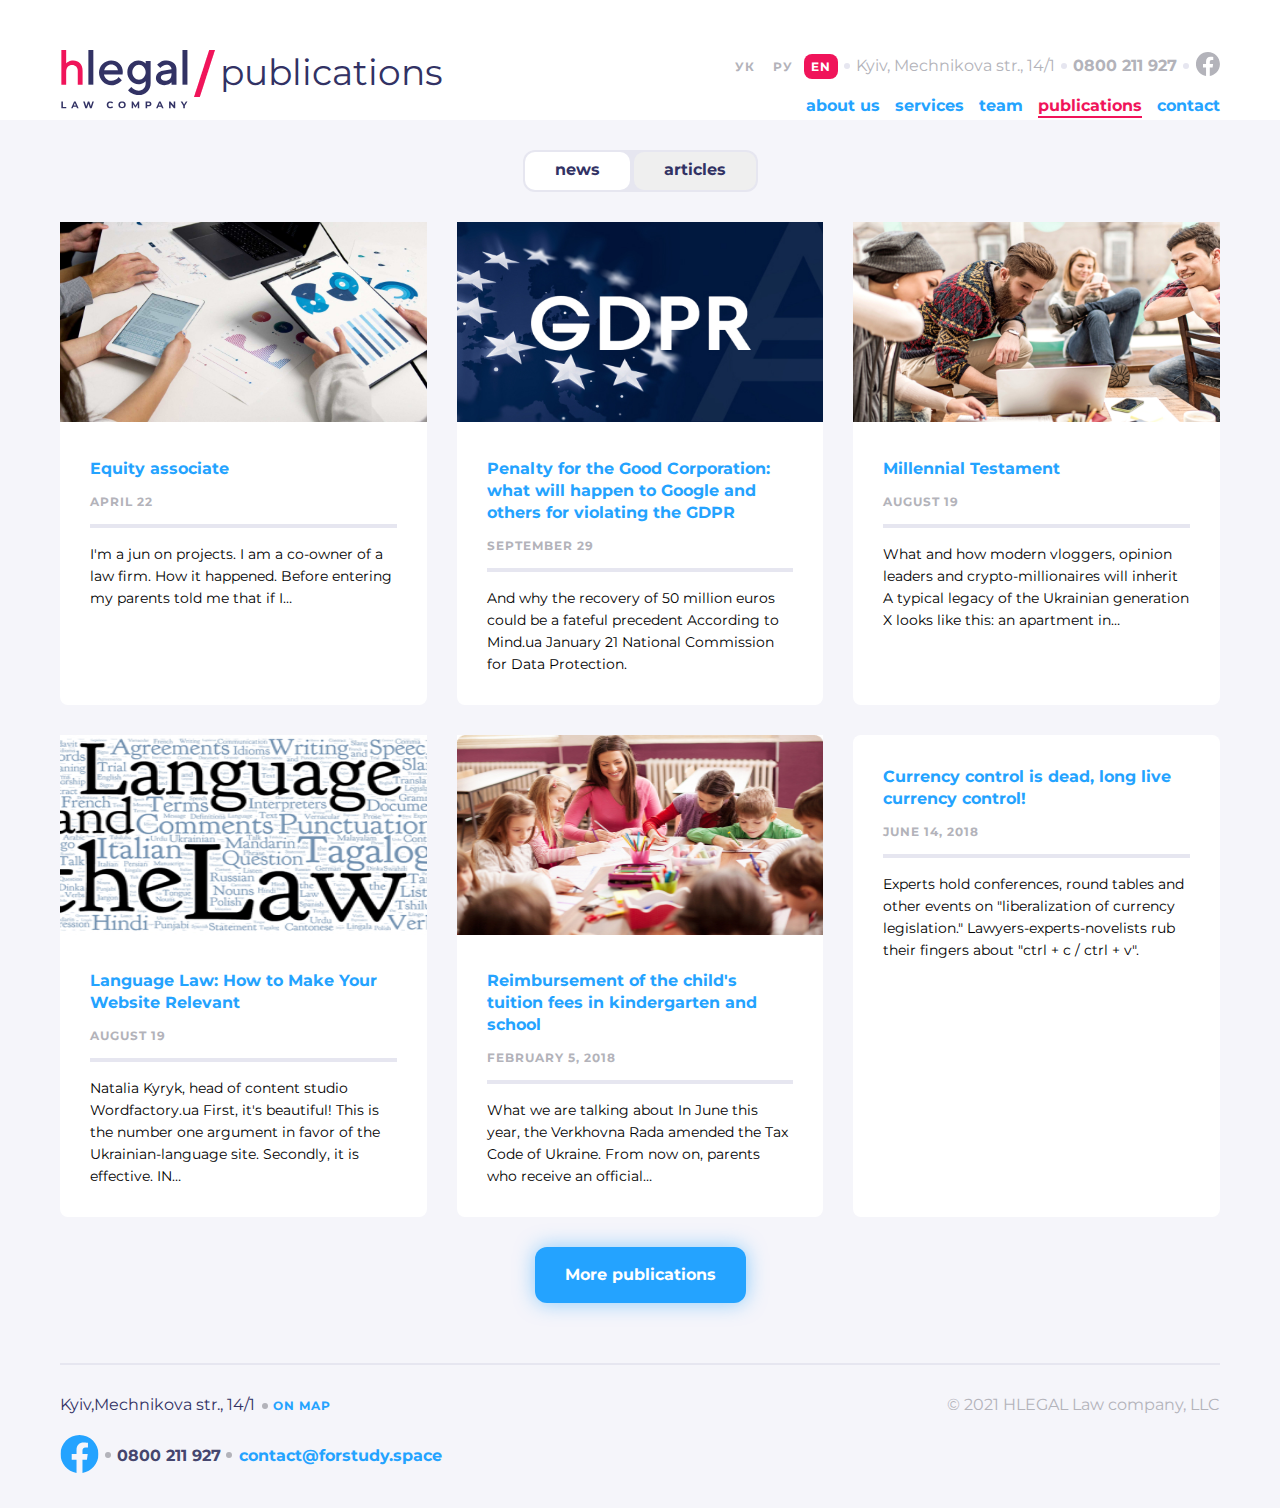
<file: app/publications.html>
<!DOCTYPE html>
<html lang="en">

<head>
   <meta charset="UTF-8">
   <meta http-equiv="X-UA-Compatible" content="IE=edge">
   <meta name="viewport" content="width=device-width, initial-scale=1.0">
   <link rel="stylesheet" href="css/style.css">
   <title>Publications</title>
</head>

<body class="body">
   <header class="header">
      <div class="header__top header-white__top">
         <div class="header__lang">
            <a class="header__lang-item header-white__lang-item" href="#">ук</a>
            <a class="header__lang-item header-white__lang-item" href="#">ру</a>
            <a class="header__lang-item header-white__lang-item en-red" href="#">en</a>
         </div>
         <div class="header__address"><a class="header__address-link header-white__address-link"
               href="https://www.google.com/maps/place/%D1%83%D0%BB.+%D0%9C%D0%B5%D1%87%D0%BD%D0%B8%D0%BA%D0%BE%D0%B2%D0%B0,+14%2F1,+%D0%9A%D0%B8%D0%B5%D0%B2,+02000/@50.4367983,30.5282203,17z/data=!3m1!4b1!4m5!3m4!1s0x40d4cf07295b8e39:0x17b2112e2dc0e7a!8m2!3d50.436795!4d30.532705"
               target="_blank">Kyiv, Mechnikova str., 14/1</a></div>
         <a class="header__tel header-white__tel" href="tel:+30800211927">0800 211 927</a>
         <a class="header__fb" href="#">
            <svg width="25" height="24" viewBox="0 0 25 24" fill="none" xmlns="http://www.w3.org/2000/svg">
               <g clip-path="url(#clip0_22721_6686)">
                  <path
                     d="M24.917 12.0733C24.917 5.40541 19.5444 0 12.917 0C6.28957 0 0.916992 5.40541 0.916992 12.0733C0.916992 18.0995 5.30522 23.0943 11.042 24V15.5633H7.99512V12.0733H11.042V9.41343C11.042 6.38755 12.8335 4.71615 15.5746 4.71615C16.8875 4.71615 18.2607 4.95195 18.2607 4.95195V7.92313H16.7476C15.2569 7.92313 14.792 8.85379 14.792 9.80857V12.0733H18.1201L17.5881 15.5633H14.792V24C20.5288 23.0943 24.917 18.0995 24.917 12.0733Z"
                     fill="#B3B3BA" />
               </g>
               <defs>
                  <clipPath id="clip0_22721_6686">
                     <rect width="24" height="24" fill="white" transform="translate(0.916992)" />
                  </clipPath>
               </defs>
            </svg>
         </a>
      </div>
      <div class="logo">
         <a class="logo__link" href="index.html"><svg viewBox="0 0 70 33" fill="none"
               xmlns="http://www.w3.org/2000/svg">
               <path
                  d="M2.64358 0H0V19.0926H2.64358V12.0094C2.64358 10.8111 2.94163 9.86583 3.53774 9.20012C4.13384 8.53441 4.95024 8.18824 5.96102 8.18824C6.82926 8.18824 7.55495 8.50778 8.13809 9.12024C8.72123 9.74601 9.01929 10.5315 9.01929 11.4769V19.1059H11.6758V11.4769C11.6758 9.71938 11.1964 8.3347 10.2374 7.29619C9.27846 6.25768 8.02146 5.73843 6.49233 5.73843C6.05173 5.73843 5.61114 5.79168 5.1835 5.91151C4.7429 6.03134 4.39301 6.16448 4.10792 6.31094C3.82283 6.45739 3.5507 6.61717 3.30448 6.80356C3.05826 6.98996 2.8898 7.12311 2.81205 7.20299C2.73429 7.28288 2.6695 7.33613 2.64358 7.37608V0Z"
                  fill="#F0145A" />
               <path d="M17.5856 0H14.8604V19.0767H17.5856V0Z" fill="#323264" />
               <path
                  d="M33.6598 13.4896L33.796 12.127C33.796 10.3011 33.1965 8.77493 31.9701 7.54857C30.7438 6.32221 29.2176 5.72266 27.3917 5.72266C25.5658 5.72266 23.9851 6.37672 22.677 7.68483C21.3689 8.99295 20.7148 10.5463 20.7148 12.3995C20.7148 14.3072 21.3962 15.9423 22.7315 17.305C24.0669 18.6676 25.6748 19.3489 27.528 19.3489C28.2365 19.3489 28.8906 19.2399 29.5446 19.0491C30.1987 18.8311 30.7438 18.6131 31.1253 18.3951C31.5341 18.1498 31.9429 17.8773 32.2971 17.5775C32.6514 17.2777 32.8967 17.0597 33.0057 16.9234C33.1147 16.7872 33.1965 16.7054 33.251 16.6236L31.4796 14.8522L31.0708 15.37C30.7983 15.6971 30.335 16.0241 29.6809 16.3784C28.9996 16.7327 28.291 16.8962 27.528 16.8962C26.4651 16.8962 25.5658 16.5691 24.8027 15.8878C24.0396 15.2065 23.5764 14.4162 23.4401 13.4896H33.6598ZM27.3917 8.03912C28.4 8.03912 29.2176 8.33889 29.8989 8.9112C30.553 9.51075 30.9618 10.2466 31.1253 11.1732H23.5491C23.7944 10.2466 24.2304 9.51075 24.9117 8.9112C25.5658 8.33889 26.4106 8.03912 27.3917 8.03912Z"
                  fill="#323264" />
               <path
                  d="M46.3695 18.286C46.3695 19.4852 46.0153 20.4662 45.2794 21.2293C44.5709 21.9651 43.6715 22.3467 42.5542 22.3467C42.0637 22.3467 41.5731 22.2649 41.1098 22.1286C40.6465 21.9924 40.2922 21.8289 39.9925 21.6381C39.6927 21.4473 39.4202 21.2566 39.1476 21.0113C38.9024 20.766 38.7389 20.6025 38.6571 20.5207C38.5753 20.439 38.5208 20.3572 38.4663 20.3027L36.6949 22.0741L36.9129 22.3467C37.0492 22.5374 37.2945 22.7827 37.6215 23.0552C37.9485 23.3005 38.3301 23.573 38.7661 23.8455C39.2021 24.0908 39.7472 24.3088 40.4285 24.4996C41.1098 24.6904 41.8184 24.7994 42.5542 24.7994C44.4074 24.7994 45.9335 24.1726 47.2144 22.919C48.468 21.6381 49.0948 20.112 49.0948 18.2588V5.99518H46.3695V7.3578L45.9062 6.94902C45.6065 6.67649 45.1432 6.40397 44.4891 6.13144C43.8351 5.85892 43.1265 5.72266 42.4179 5.72266C40.7555 5.72266 39.3384 6.34946 38.112 7.63033C36.8857 8.9112 36.2861 10.4373 36.2861 12.2632C36.2861 14.0892 36.8857 15.6153 38.112 16.8962C39.3384 18.177 40.7555 18.8038 42.4179 18.8038C42.8812 18.8038 43.3173 18.7493 43.7806 18.6403C44.2166 18.5041 44.5709 18.3678 44.8707 18.2315C45.1704 18.0953 45.443 17.9318 45.6882 17.741C45.9335 17.5502 46.1243 17.414 46.1788 17.3595L46.3695 17.1687V18.286ZM39.0114 12.2632C39.0114 11.1186 39.3657 10.1648 40.1015 9.37449C40.8373 8.58417 41.7094 8.17538 42.6905 8.17538C43.6715 8.17538 44.5436 8.58417 45.2794 9.37449C45.988 10.1648 46.3695 11.1186 46.3695 12.2632C46.3695 13.4079 45.988 14.3617 45.2794 15.152C44.5436 15.9423 43.6715 16.3511 42.6905 16.3511C41.7094 16.3511 40.8373 15.9423 40.1015 15.152C39.3657 14.3617 39.0114 13.4079 39.0114 12.2632Z"
                  fill="#323264" />
               <path
                  d="M63.3195 19.0764V10.6281C63.3195 9.23823 62.8017 8.06637 61.7934 7.13979C60.7851 6.18595 59.4769 5.72266 57.869 5.72266C57.2422 5.72266 56.6154 5.80441 56.0159 5.96793C55.4163 6.1587 54.9258 6.34946 54.5715 6.56748C54.2172 6.7855 53.8629 7.03078 53.5359 7.33055C53.2089 7.60308 53.0181 7.79384 52.9091 7.90285C52.8273 8.01186 52.7456 8.09362 52.6911 8.17538L54.4625 9.94679L54.8168 9.4835C55.0348 9.18372 55.4163 8.9112 55.9886 8.61142C56.5609 8.31164 57.1877 8.17538 57.869 8.17538C58.6594 8.17538 59.3134 8.42065 59.8312 8.88394C60.349 9.34724 60.5943 9.94679 60.5943 10.6281L55.8251 11.4457C54.6533 11.6364 53.6994 12.0997 53.0454 12.8356C52.364 13.5714 52.0098 14.4707 52.0098 15.5335C52.0098 16.5419 52.4458 17.414 53.3179 18.177C54.2172 18.9674 55.3073 19.3489 56.6427 19.3489C57.106 19.3489 57.542 19.2944 57.9781 19.1581C58.4413 19.0491 58.7956 18.9129 59.0954 18.7766C59.3952 18.6403 59.6677 18.4768 59.913 18.286C60.1582 18.0953 60.3218 17.959 60.4308 17.9045C60.5125 17.8228 60.567 17.741 60.5943 17.7137V19.0764H63.3195ZM57.0515 16.8962C56.3429 16.8962 55.7706 16.7327 55.3618 16.4056C54.9258 16.0786 54.735 15.6971 54.735 15.261C54.735 14.7977 54.8713 14.3889 55.1711 14.0892C55.4708 13.7894 55.8796 13.5714 56.3702 13.4896L60.5943 12.8083V13.0808C60.5943 14.3072 60.2945 15.2338 59.6677 15.9151C59.0409 16.5691 58.1688 16.8962 57.0515 16.8962Z"
                  fill="#323264" />
               <path d="M69.3337 0H66.6084V19.0767H69.3337V0Z" fill="#323264" />
               <path d="M0 28.3298H0.852878V31.3201H2.70078V32.0151H0V28.3298Z" fill="#323264" />
               <path
                  d="M8.26752 31.2254H6.5565L6.23009 32.0151H5.35615L6.99873 28.3298H7.84108L9.48893 32.0151H8.59393L8.26752 31.2254ZM7.99902 30.5778L7.41464 29.1669L6.83026 30.5778H7.99902Z"
                  fill="#323264" />
               <path
                  d="M17.8731 28.3298L16.6675 32.0151H15.7515L14.9407 29.5196L14.1036 32.0151H13.1928L11.982 28.3298H12.8664L13.6982 30.92L14.5669 28.3298H15.3566L16.199 30.9411L17.0571 28.3298H17.8731Z"
                  fill="#323264" />
               <path
                  d="M26.9457 32.0782C26.5702 32.0782 26.2297 31.9975 25.9244 31.8361C25.6225 31.6711 25.3838 31.4447 25.2084 31.1569C25.0364 30.8656 24.9504 30.5374 24.9504 30.1724C24.9504 29.8074 25.0364 29.481 25.2084 29.1932C25.3838 28.9019 25.6225 28.6755 25.9244 28.514C26.2297 28.3491 26.5719 28.2666 26.951 28.2666C27.2704 28.2666 27.5582 28.3228 27.8144 28.4351C28.0741 28.5474 28.2917 28.7088 28.4672 28.9194L27.9197 29.4248C27.6705 29.137 27.3616 28.9931 26.9931 28.9931C26.7649 28.9931 26.5614 29.044 26.3824 29.1458C26.2034 29.2441 26.063 29.3827 25.9612 29.5617C25.8629 29.7407 25.8138 29.9443 25.8138 30.1724C25.8138 30.4006 25.8629 30.6041 25.9612 30.7831C26.063 30.9621 26.2034 31.1025 26.3824 31.2043C26.5614 31.3026 26.7649 31.3517 26.9931 31.3517C27.3616 31.3517 27.6705 31.206 27.9197 30.9147L28.4672 31.4201C28.2917 31.6342 28.0741 31.7974 27.8144 31.9098C27.5547 32.0221 27.2651 32.0782 26.9457 32.0782Z"
                  fill="#323264" />
               <path
                  d="M33.3831 32.0782C33.0005 32.0782 32.6548 31.9958 32.3459 31.8308C32.0406 31.6658 31.8002 31.4395 31.6247 31.1516C31.4527 30.8603 31.3667 30.5339 31.3667 30.1724C31.3667 29.8109 31.4527 29.4863 31.6247 29.1985C31.8002 28.9071 32.0406 28.679 32.3459 28.514C32.6548 28.3491 33.0005 28.2666 33.3831 28.2666C33.7657 28.2666 34.1096 28.3491 34.415 28.514C34.7203 28.679 34.9607 28.9071 35.1362 29.1985C35.3117 29.4863 35.3995 29.8109 35.3995 30.1724C35.3995 30.5339 35.3117 30.8603 35.1362 31.1516C34.9607 31.4395 34.7203 31.6658 34.415 31.8308C34.1096 31.9958 33.7657 32.0782 33.3831 32.0782ZM33.3831 31.3517C33.6007 31.3517 33.7972 31.3026 33.9727 31.2043C34.1482 31.1025 34.2851 30.9621 34.3834 30.7831C34.4852 30.6041 34.5361 30.4006 34.5361 30.1724C34.5361 29.9443 34.4852 29.7407 34.3834 29.5617C34.2851 29.3827 34.1482 29.2441 33.9727 29.1458C33.7972 29.044 33.6007 28.9931 33.3831 28.9931C33.1655 28.9931 32.9689 29.044 32.7934 29.1458C32.618 29.2441 32.4793 29.3827 32.3775 29.5617C32.2793 29.7407 32.2301 29.9443 32.2301 30.1724C32.2301 30.4006 32.2793 30.6041 32.3775 30.7831C32.4793 30.9621 32.618 31.1025 32.7934 31.2043C32.9689 31.3026 33.1655 31.3517 33.3831 31.3517Z"
                  fill="#323264" />
               <path
                  d="M42.0264 32.0151L42.0211 29.8039L40.9366 31.6255H40.5523L39.473 29.8513V32.0151H38.6728V28.3298H39.3782L40.7576 30.6199L42.1159 28.3298H42.8161L42.8266 32.0151H42.0264Z"
                  fill="#323264" />
               <path
                  d="M47.9285 28.3298C48.2549 28.3298 48.5374 28.3842 48.7761 28.493C49.0183 28.6018 49.2043 28.7562 49.3342 28.9563C49.464 29.1563 49.529 29.3932 49.529 29.667C49.529 29.9373 49.464 30.1742 49.3342 30.3777C49.2043 30.5778 49.0183 30.7322 48.7761 30.841C48.5374 30.9463 48.2549 30.999 47.9285 30.999H47.1862V32.0151H46.3333V28.3298H47.9285ZM47.8811 30.304C48.1373 30.304 48.3321 30.2496 48.4655 30.1408C48.5989 30.0285 48.6656 29.8706 48.6656 29.667C48.6656 29.4599 48.5989 29.302 48.4655 29.1932C48.3321 29.0809 48.1373 29.0247 47.8811 29.0247H47.1862V30.304H47.8811Z"
                  fill="#323264" />
               <path
                  d="M55.0121 31.2254H53.3011L52.9747 32.0151H52.1008L53.7433 28.3298H54.5857L56.2335 32.0151H55.3385L55.0121 31.2254ZM54.7436 30.5778L54.1592 29.1669L53.5749 30.5778H54.7436Z"
                  fill="#323264" />
               <path
                  d="M62.6281 28.3298V32.0151H61.9279L60.0906 29.7776V32.0151H59.2482V28.3298H59.9537L61.7858 30.5673V28.3298H62.6281Z"
                  fill="#323264" />
               <path
                  d="M67.9013 30.7094V32.0151H67.0485V30.6989L65.6217 28.3298H66.5273L67.5117 29.9671L68.4963 28.3298H69.3333L67.9013 30.7094Z"
                  fill="#323264" />
            </svg>
         </a>
         <div class="near-logo header-white__near-logo">publications</div>
      </div>
      <div class="menu">
         <button class="menu__btn menu__btn-white" type="button"></button>
         <ul class="menu__list">
            <li><a class="menu__item menu__item-white" href="#">about us</a></li>
            <li><a class="menu__item menu__item-white" href="services.html">services</a></li>
            <li><a class="menu__item menu__item-white" href="#">team</a></li>
            <li><a class="menu__item menu__item-white active" href="#">publications</a></li>
            <li><a class="menu__item menu__item-white" href="#">contact</a></li>
         </ul>
      </div>
   </header>
   <section class="publications publications-white">
      <div class="container">
         <div class="publications-white__btn">
            <div class="publications-white__btn-wrap">
               <button class="publications-white__btn-item publications-white__btn-item-active">news</button>
               <button class="publications-white__btn-item">articles</button>
            </div>
         </div>
         <h2 class="visually-hidden">publications</h2>
         <div class="publications__card-wrap publications-white__card-wrap">
            <div class="publications__card publications-white__card">
               <div class="publications__card-img">
                  <img class="publications__card-img-item" src="img/main/publications-01.jpg" alt="img">
               </div>
               <div class="publications__card-description">
                  <h3><a class="publications__card-description-title" href="#">Equity associate</a></h3>
                  <p class="publications__card-description-date">April 22</p>
                  <p class="publications__card-description-text">I'm a jun on projects. I am a co-owner of a law firm.
                     How
                     it happened. Before entering my parents told
                     me that if I…</p>
               </div>
            </div>

            <div class="publications__card publications-white__card">
               <div class="publications__card-img">
                  <img class="publications__card-img-item" src="img/main/publications-02.jpg" alt="img">
               </div>
               <div class="publications__card-description">
                  <h3><a class="publications__card-description-title" href="#">Penalty for the Good Corporation: what
                        will happen to
                        Google and others for violating the GDPR</a></h3>
                  <p class="publications__card-description-date">September 29</p>
                  <p class="publications__card-description-text">And why the recovery of 50 million euros could be a
                     fateful precedent According to Mind.ua January 21 National Commission for Data Protection.</p>
               </div>
            </div>

            <div class="publications__card publications-white__card">
               <div class="publications__card-img">
                  <img class="publications__card-img-item" src="img/main/publications-03.jpg" alt="img">
               </div>
               <div class="publications__card-description">
                  <h3><a class="publications__card-description-title" href="#">Millennial Testament</a></h3>
                  <p class="publications__card-description-date">August 19</p>
                  <p class="publications__card-description-text">What and how modern vloggers, opinion leaders and
                     crypto-millionaires will inherit A typical legacy of the Ukrainian generation X looks like this: an
                     apartment in…</p>
               </div>
            </div>
            <div class="publications__card publications-white__card">
               <div class="publications__card-img">
                  <img class="publications__card-img-item" src="img/main/publications-04.jpg" alt="img">
               </div>
               <div class="publications__card-description">
                  <h3><a class="publications__card-description-title" href="#">Language Law: How to Make Your Website
                        Relevant</a></h3>
                  <p class="publications__card-description-date">August 19</p>
                  <p class="publications__card-description-text">Natalia Kyryk, head of content studio Wordfactory.ua
                     First, it's beautiful! This is the number one argument in favor of the Ukrainian-language site.
                     Secondly, it is effective. IN…</p>
               </div>
            </div>
            <div class="publications__card publications-white__card">
               <div class="publications__card-img">
                  <img class="publications__card-img-item" src="img/main/publications-05.jpg" alt="img">
               </div>
               <div class="publications__card-description">
                  <h3><a class="publications__card-description-title" href="#">Reimbursement of the child's tuition fees
                        in kindergarten and school</a></h3>
                  <p class="publications__card-description-date">February 5, 2018</p>
                  <p class="publications__card-description-text">What we are talking about In June this year, the
                     Verkhovna Rada amended the Tax Code of Ukraine. From now on, parents who receive an official…</p>
               </div>
            </div>
            <div class="publications__card publications-white__card">
               <div class="publications__card-description">
                  <h3><a class="publications__card-description-title" href="#">Currency control is dead, long live
                        currency control!</a></h3>
                  <p class="publications__card-description-date">June 14, 2018</p>
                  <p class="publications__card-description-text">Experts hold conferences, round tables and other events
                     on "liberalization of currency legislation." Lawyers-experts-novelists rub their fingers about
                     "ctrl + c / ctrl + v".</p>
               </div>
            </div>
         </div>
         <div class="publications__btn">
            <button type="button" class="btn-blue">More publications</button>
         </div>
      </div>
   </section>
   <footer class="footer">
      <div class="container">
         <div class="footer__wrap">
            <div class="footer__adress">
               <a class="footer__adress-link"
                  href="https://www.google.com/maps/place/%D1%83%D0%BB.+%D0%9C%D0%B5%D1%87%D0%BD%D0%B8%D0%BA%D0%BE%D0%B2%D0%B0,+14%2F1,+%D0%9A%D0%B8%D0%B5%D0%B2,+02000/@50.4367983,30.5282203,17z/data=!3m1!4b1!4m5!3m4!1s0x40d4cf07295b8e39:0x17b2112e2dc0e7a!8m2!3d50.436795!4d30.532705"
                  target="_blank">
                  Kyiv,Mechnikova str., 14/1</a>
               <a class="footer__adress-onmap"
                  href="https://www.google.com/maps/place/%D1%83%D0%BB.+%D0%9C%D0%B5%D1%87%D0%BD%D0%B8%D0%BA%D0%BE%D0%B2%D0%B0,+14%2F1,+%D0%9A%D0%B8%D0%B5%D0%B2,+02000/@50.4367983,30.5282203,17z/data=!3m1!4b1!4m5!3m4!1s0x40d4cf07295b8e39:0x17b2112e2dc0e7a!8m2!3d50.436795!4d30.532705"
                  target="_blank">On map</a>
            </div>
            <div class="footer__social">
               <a class="footer__social-fb" href="#"><svg width="39" height="38" viewBox="0 0 39 38" fill="none"
                     xmlns="http://www.w3.org/2000/svg">
                     <g clip-path="url(#clip0_29173_322)">
                        <path
                           d="M38.5 19.1161C38.5 8.55857 29.9934 0 19.5 0C9.00658 0 0.5 8.55857 0.5 19.1161C0.5 28.6575 7.44803 36.5659 16.5312 38V24.6419H11.707V19.1161H16.5312V14.9046C16.5312 10.1136 19.3678 7.46723 23.7078 7.46723C25.7866 7.46723 27.9609 7.84059 27.9609 7.84059V12.545H25.5651C23.2048 12.545 22.4688 14.0185 22.4688 15.5302V19.1161H27.7383L26.8959 24.6419H22.4688V38C31.552 36.5659 38.5 28.6575 38.5 19.1161Z"
                           fill="#24A3FF" />
                     </g>
                     <defs>
                        <clipPath id="clip0_29173_322">
                           <rect width="38" height="38" fill="white" transform="translate(0.5)" />
                        </clipPath>
                     </defs>
                  </svg></a>
               <a class="footer__social-tell" href="tel:+30800211927">0800 211 927</a>
               <a class="footer__social-email" href="mailto:contact@forstudy.space">contact@forstudy.space</a>
            </div>
            <p class="footer__copyright">© 2021 HLEGAL Law company, LLC</p>
         </div>
      </div>
   </footer>
</body>

</html>
</file>
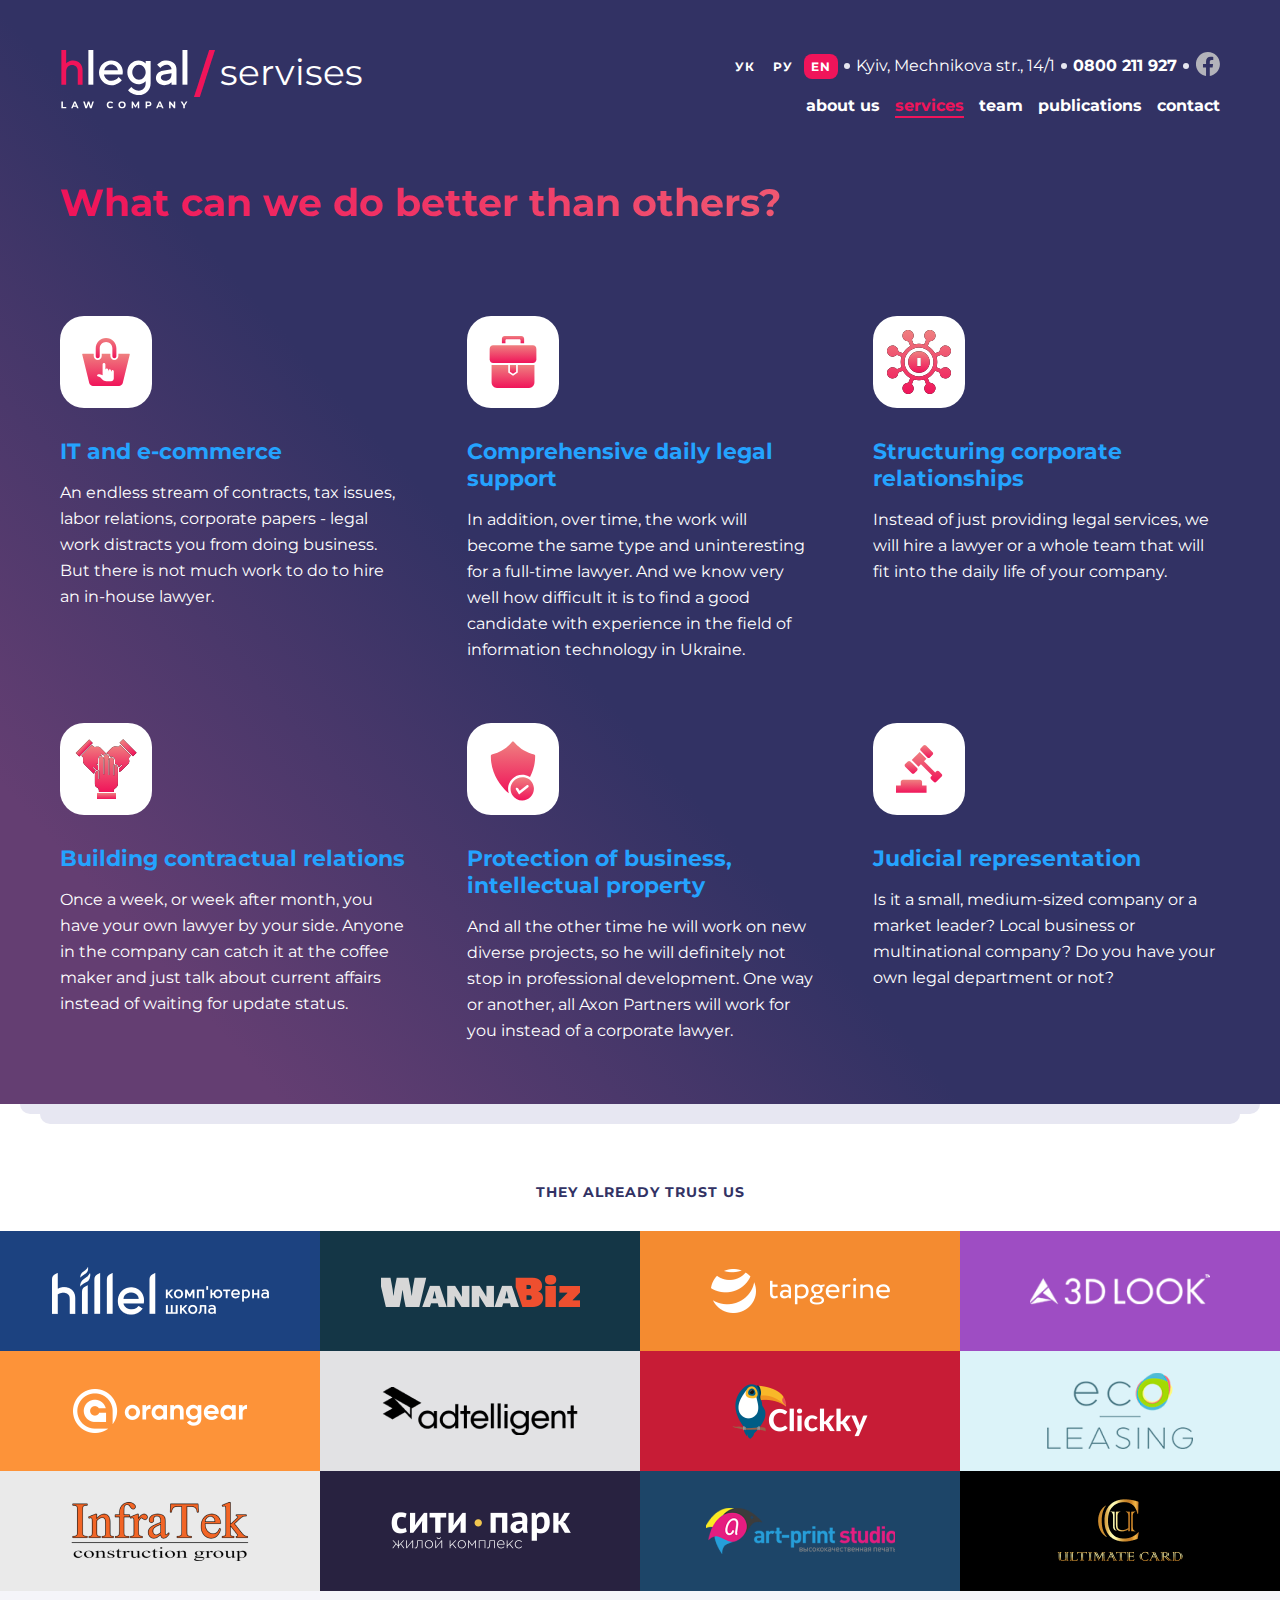
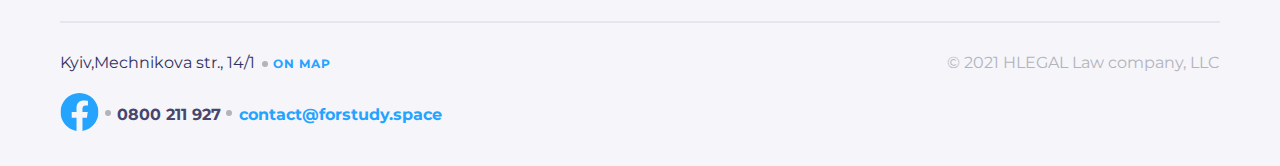
<file: app/services.html>
<!DOCTYPE html>
<html lang="en">

<head>
   <meta charset="UTF-8">
   <meta http-equiv="X-UA-Compatible" content="IE=edge">
   <meta name="viewport" content="width=device-width, initial-scale=1.0">
   <link rel="preload" href="fonts/Montserrat-Bold.woff2" as="font" type="font/woff2" crossorigin="anonymous">
   <link rel="preload" href="fonts/Montserrat-Regular.woff2" as="font" type="font/woff2" crossorigin="anonymous">
   <link rel="stylesheet" href="css/style.css">
   <title>services</title>
</head>

<body class="body">
   <div class="grad-notMain">
      <header class="header">
         <div class="header__top">
            <div class="header__lang">
               <a class="header__lang-item" href="#">ук</a>
               <a class="header__lang-item" href="#">ру</a>
               <a class="header__lang-item en-red" href="#">en</a>
            </div>
            <div class="header__address"><a class="header__address-link"
                  href="https://www.google.com/maps/place/%D1%83%D0%BB.+%D0%9C%D0%B5%D1%87%D0%BD%D0%B8%D0%BA%D0%BE%D0%B2%D0%B0,+14%2F1,+%D0%9A%D0%B8%D0%B5%D0%B2,+02000/@50.4367983,30.5282203,17z/data=!3m1!4b1!4m5!3m4!1s0x40d4cf07295b8e39:0x17b2112e2dc0e7a!8m2!3d50.436795!4d30.532705"
                  target="_blank">Kyiv, Mechnikova str., 14/1</a></div>
            <a class="header__tel" href="tel:+30800211927">0800 211 927</a>
            <a class="header__fb" href="#">
               <svg width="25" height="24" viewBox="0 0 25 24" fill="none" xmlns="http://www.w3.org/2000/svg">
                  <g clip-path="url(#clip0_22721_6686)">
                     <path
                        d="M24.917 12.0733C24.917 5.40541 19.5444 0 12.917 0C6.28957 0 0.916992 5.40541 0.916992 12.0733C0.916992 18.0995 5.30522 23.0943 11.042 24V15.5633H7.99512V12.0733H11.042V9.41343C11.042 6.38755 12.8335 4.71615 15.5746 4.71615C16.8875 4.71615 18.2607 4.95195 18.2607 4.95195V7.92313H16.7476C15.2569 7.92313 14.792 8.85379 14.792 9.80857V12.0733H18.1201L17.5881 15.5633H14.792V24C20.5288 23.0943 24.917 18.0995 24.917 12.0733Z"
                        fill="#B3B3BA" />
                  </g>
                  <defs>
                     <clipPath id="clip0_22721_6686">
                        <rect width="24" height="24" fill="white" transform="translate(0.916992)" />
                     </clipPath>
                  </defs>
               </svg>
            </a>
         </div>
         <div class="logo">
            <a class="logo__link" href="index.html"><svg viewBox="0 0 70 33" fill="none"
                  xmlns="http://www.w3.org/2000/svg">
                  <path
                     d="M2.64358 0H0V19.0926H2.64358V12.0094C2.64358 10.8111 2.94163 9.86583 3.53774 9.20012C4.13384 8.53441 4.95024 8.18824 5.96102 8.18824C6.82926 8.18824 7.55495 8.50778 8.13809 9.12024C8.72123 9.74601 9.01929 10.5315 9.01929 11.4769V19.1059H11.6758V11.4769C11.6758 9.71938 11.1964 8.3347 10.2374 7.29619C9.27846 6.25768 8.02146 5.73843 6.49233 5.73843C6.05173 5.73843 5.61114 5.79168 5.1835 5.91151C4.7429 6.03134 4.39301 6.16448 4.10792 6.31094C3.82283 6.45739 3.5507 6.61717 3.30448 6.80356C3.05826 6.98996 2.8898 7.12311 2.81205 7.20299C2.73429 7.28288 2.6695 7.33613 2.64358 7.37608V0Z"
                     fill="#F0145A" />
                  <path d="M17.5856 0H14.8604V19.0767H17.5856V0Z" fill="white" />
                  <path
                     d="M33.6598 13.4896L33.796 12.127C33.796 10.3011 33.1965 8.77493 31.9701 7.54857C30.7438 6.32221 29.2176 5.72266 27.3917 5.72266C25.5658 5.72266 23.9851 6.37672 22.677 7.68483C21.3689 8.99295 20.7148 10.5463 20.7148 12.3995C20.7148 14.3072 21.3962 15.9423 22.7315 17.305C24.0669 18.6676 25.6748 19.3489 27.528 19.3489C28.2365 19.3489 28.8906 19.2399 29.5446 19.0491C30.1987 18.8311 30.7438 18.6131 31.1253 18.3951C31.5341 18.1498 31.9429 17.8773 32.2971 17.5775C32.6514 17.2777 32.8967 17.0597 33.0057 16.9234C33.1147 16.7872 33.1965 16.7054 33.251 16.6236L31.4796 14.8522L31.0708 15.37C30.7983 15.6971 30.335 16.0241 29.6809 16.3784C28.9996 16.7327 28.291 16.8962 27.528 16.8962C26.4651 16.8962 25.5658 16.5691 24.8027 15.8878C24.0396 15.2065 23.5764 14.4162 23.4401 13.4896H33.6598ZM27.3917 8.03912C28.4 8.03912 29.2176 8.33889 29.8989 8.9112C30.553 9.51075 30.9618 10.2466 31.1253 11.1732H23.5491C23.7944 10.2466 24.2304 9.51075 24.9117 8.9112C25.5658 8.33889 26.4106 8.03912 27.3917 8.03912Z"
                     fill="white" />
                  <path
                     d="M46.3695 18.286C46.3695 19.4852 46.0153 20.4662 45.2794 21.2293C44.5709 21.9651 43.6715 22.3467 42.5542 22.3467C42.0637 22.3467 41.5731 22.2649 41.1098 22.1286C40.6465 21.9924 40.2922 21.8289 39.9925 21.6381C39.6927 21.4473 39.4202 21.2566 39.1476 21.0113C38.9024 20.766 38.7389 20.6025 38.6571 20.5207C38.5753 20.439 38.5208 20.3572 38.4663 20.3027L36.6949 22.0741L36.9129 22.3467C37.0492 22.5374 37.2945 22.7827 37.6215 23.0552C37.9485 23.3005 38.3301 23.573 38.7661 23.8455C39.2021 24.0908 39.7472 24.3088 40.4285 24.4996C41.1098 24.6904 41.8184 24.7994 42.5542 24.7994C44.4074 24.7994 45.9335 24.1726 47.2144 22.919C48.468 21.6381 49.0948 20.112 49.0948 18.2588V5.99518H46.3695V7.3578L45.9062 6.94902C45.6065 6.67649 45.1432 6.40397 44.4891 6.13144C43.8351 5.85892 43.1265 5.72266 42.4179 5.72266C40.7555 5.72266 39.3384 6.34946 38.112 7.63033C36.8857 8.9112 36.2861 10.4373 36.2861 12.2632C36.2861 14.0892 36.8857 15.6153 38.112 16.8962C39.3384 18.177 40.7555 18.8038 42.4179 18.8038C42.8812 18.8038 43.3173 18.7493 43.7806 18.6403C44.2166 18.5041 44.5709 18.3678 44.8707 18.2315C45.1704 18.0953 45.443 17.9318 45.6882 17.741C45.9335 17.5502 46.1243 17.414 46.1788 17.3595L46.3695 17.1687V18.286ZM39.0114 12.2632C39.0114 11.1186 39.3657 10.1648 40.1015 9.37449C40.8373 8.58417 41.7094 8.17538 42.6905 8.17538C43.6715 8.17538 44.5436 8.58417 45.2794 9.37449C45.988 10.1648 46.3695 11.1186 46.3695 12.2632C46.3695 13.4079 45.988 14.3617 45.2794 15.152C44.5436 15.9423 43.6715 16.3511 42.6905 16.3511C41.7094 16.3511 40.8373 15.9423 40.1015 15.152C39.3657 14.3617 39.0114 13.4079 39.0114 12.2632Z"
                     fill="white" />
                  <path
                     d="M63.3195 19.0764V10.6281C63.3195 9.23823 62.8017 8.06637 61.7934 7.13979C60.7851 6.18595 59.4769 5.72266 57.869 5.72266C57.2422 5.72266 56.6154 5.80441 56.0159 5.96793C55.4163 6.1587 54.9258 6.34946 54.5715 6.56748C54.2172 6.7855 53.8629 7.03078 53.5359 7.33055C53.2089 7.60308 53.0181 7.79384 52.9091 7.90285C52.8273 8.01186 52.7456 8.09362 52.6911 8.17538L54.4625 9.94679L54.8168 9.4835C55.0348 9.18372 55.4163 8.9112 55.9886 8.61142C56.5609 8.31164 57.1877 8.17538 57.869 8.17538C58.6594 8.17538 59.3134 8.42065 59.8312 8.88394C60.349 9.34724 60.5943 9.94679 60.5943 10.6281L55.8251 11.4457C54.6533 11.6364 53.6994 12.0997 53.0454 12.8356C52.364 13.5714 52.0098 14.4707 52.0098 15.5335C52.0098 16.5419 52.4458 17.414 53.3179 18.177C54.2172 18.9674 55.3073 19.3489 56.6427 19.3489C57.106 19.3489 57.542 19.2944 57.9781 19.1581C58.4413 19.0491 58.7956 18.9129 59.0954 18.7766C59.3952 18.6403 59.6677 18.4768 59.913 18.286C60.1582 18.0953 60.3218 17.959 60.4308 17.9045C60.5125 17.8228 60.567 17.741 60.5943 17.7137V19.0764H63.3195ZM57.0515 16.8962C56.3429 16.8962 55.7706 16.7327 55.3618 16.4056C54.9258 16.0786 54.735 15.6971 54.735 15.261C54.735 14.7977 54.8713 14.3889 55.1711 14.0892C55.4708 13.7894 55.8796 13.5714 56.3702 13.4896L60.5943 12.8083V13.0808C60.5943 14.3072 60.2945 15.2338 59.6677 15.9151C59.0409 16.5691 58.1688 16.8962 57.0515 16.8962Z"
                     fill="white" />
                  <path d="M69.3337 0H66.6084V19.0767H69.3337V0Z" fill="white" />
                  <path d="M0 28.3308H0.852878V31.3211H2.70078V32.016H0V28.3308Z" fill="white" />
                  <path
                     d="M8.26752 31.2263H6.5565L6.23009 32.016H5.35615L6.99873 28.3308H7.84108L9.48893 32.016H8.59393L8.26752 31.2263ZM7.99902 30.5788L7.41464 29.1678L6.83026 30.5788H7.99902Z"
                     fill="white" />
                  <path
                     d="M17.8731 28.3308L16.6675 32.016H15.7515L14.9407 29.5206L14.1036 32.016H13.1928L11.982 28.3308H12.8664L13.6982 30.921L14.5669 28.3308H15.3566L16.199 30.942L17.0571 28.3308H17.8731Z"
                     fill="white" />
                  <path
                     d="M26.9457 32.0792C26.5702 32.0792 26.2297 31.9985 25.9244 31.837C25.6225 31.6721 25.3838 31.4457 25.2084 31.1579C25.0364 30.8666 24.9504 30.5384 24.9504 30.1734C24.9504 29.8084 25.0364 29.482 25.2084 29.1942C25.3838 28.9028 25.6225 28.6765 25.9244 28.515C26.2297 28.3501 26.5719 28.2676 26.951 28.2676C27.2704 28.2676 27.5582 28.3237 27.8144 28.436C28.0741 28.5484 28.2917 28.7098 28.4672 28.9204L27.9197 29.4258C27.6705 29.138 27.3616 28.9941 26.9931 28.9941C26.7649 28.9941 26.5614 29.045 26.3824 29.1468C26.2034 29.2451 26.063 29.3837 25.9612 29.5627C25.8629 29.7417 25.8138 29.9453 25.8138 30.1734C25.8138 30.4015 25.8629 30.6051 25.9612 30.7841C26.063 30.9631 26.2034 31.1035 26.3824 31.2053C26.5614 31.3035 26.7649 31.3527 26.9931 31.3527C27.3616 31.3527 27.6705 31.207 27.9197 30.9157L28.4672 31.4211C28.2917 31.6352 28.0741 31.7984 27.8144 31.9107C27.5547 32.0231 27.2651 32.0792 26.9457 32.0792Z"
                     fill="white" />
                  <path
                     d="M33.3831 32.0792C33.0005 32.0792 32.6548 31.9967 32.3459 31.8318C32.0406 31.6668 31.8002 31.4404 31.6247 31.1526C31.4527 30.8613 31.3667 30.5349 31.3667 30.1734C31.3667 29.8119 31.4527 29.4872 31.6247 29.1994C31.8002 28.9081 32.0406 28.68 32.3459 28.515C32.6548 28.3501 33.0005 28.2676 33.3831 28.2676C33.7657 28.2676 34.1096 28.3501 34.415 28.515C34.7203 28.68 34.9607 28.9081 35.1362 29.1994C35.3117 29.4872 35.3995 29.8119 35.3995 30.1734C35.3995 30.5349 35.3117 30.8613 35.1362 31.1526C34.9607 31.4404 34.7203 31.6668 34.415 31.8318C34.1096 31.9967 33.7657 32.0792 33.3831 32.0792ZM33.3831 31.3527C33.6007 31.3527 33.7972 31.3035 33.9727 31.2053C34.1482 31.1035 34.2851 30.9631 34.3834 30.7841C34.4852 30.6051 34.5361 30.4015 34.5361 30.1734C34.5361 29.9453 34.4852 29.7417 34.3834 29.5627C34.2851 29.3837 34.1482 29.2451 33.9727 29.1468C33.7972 29.045 33.6007 28.9941 33.3831 28.9941C33.1655 28.9941 32.9689 29.045 32.7934 29.1468C32.618 29.2451 32.4793 29.3837 32.3775 29.5627C32.2793 29.7417 32.2301 29.9453 32.2301 30.1734C32.2301 30.4015 32.2793 30.6051 32.3775 30.7841C32.4793 30.9631 32.618 31.1035 32.7934 31.2053C32.9689 31.3035 33.1655 31.3527 33.3831 31.3527Z"
                     fill="white" />
                  <path
                     d="M42.0264 32.016L42.0211 29.8049L40.9366 31.6264H40.5523L39.473 29.8522V32.016H38.6728V28.3308H39.3782L40.7576 30.6209L42.1159 28.3308H42.8161L42.8266 32.016H42.0264Z"
                     fill="white" />
                  <path
                     d="M47.9285 28.3308C48.2549 28.3308 48.5374 28.3852 48.7761 28.494C49.0183 28.6028 49.2043 28.7572 49.3342 28.9573C49.464 29.1573 49.529 29.3942 49.529 29.668C49.529 29.9382 49.464 30.1751 49.3342 30.3787C49.2043 30.5788 49.0183 30.7332 48.7761 30.842C48.5374 30.9473 48.2549 30.9999 47.9285 30.9999H47.1862V32.016H46.3333V28.3308H47.9285ZM47.8811 30.305C48.1373 30.305 48.3321 30.2506 48.4655 30.1418C48.5989 30.0295 48.6656 29.8716 48.6656 29.668C48.6656 29.4609 48.5989 29.303 48.4655 29.1942C48.3321 29.0818 48.1373 29.0257 47.8811 29.0257H47.1862V30.305H47.8811Z"
                     fill="white" />
                  <path
                     d="M55.0121 31.2263H53.3011L52.9747 32.016H52.1008L53.7433 28.3308H54.5857L56.2335 32.016H55.3385L55.0121 31.2263ZM54.7436 30.5788L54.1592 29.1678L53.5749 30.5788H54.7436Z"
                     fill="white" />
                  <path
                     d="M62.6281 28.3308V32.016H61.9279L60.0906 29.7785V32.016H59.2482V28.3308H59.9537L61.7858 30.5682V28.3308H62.6281Z"
                     fill="white" />
                  <path
                     d="M67.9013 30.7104V32.016H67.0485V30.6999L65.6217 28.3308H66.5273L67.5117 29.9681L68.4963 28.3308H69.3333L67.9013 30.7104Z"
                     fill="white" />
               </svg></a>
            <div class="near-logo">servises</div>
         </div>
         <div class="menu">
            <button class="menu__btn" type="button"></button>
            <ul class="menu__list">
               <li><a class="menu__item" href="about_us.html">about us</a></li>
               <li><a class="menu__item active" href="#">services</a></li>
               <li><a class="menu__item" href="#">team</a></li>
               <li><a class="menu__item" href="publications.html">publications</a></li>
               <li><a class="menu__item" href="#">contact</a></li>
            </ul>
         </div>
      </header>
      <section class="advantage">
         <div class="container">
            <div class="advantage__title">
               <a href="#" class="title-link displayNone">Services</a>
               <h2 class="advantage__title-header gradientRedTextColor">What can we do better than others?</h2>
            </div>
            <div class="advantage__card-wrap">
               <div class="advantage__card">
                  <a class="advantage__card-link" href="it-and-e-commerce.html"><svg width="64" height="64"
                        viewBox="0 0 64 64" fill="none" xmlns="http://www.w3.org/2000/svg">
                        <path
                           d="M23.7339 28.125C24.8379 28.125 25.7339 27.229 25.7339 26.125V18.325C25.7339 14.838 28.5709 12 32.0579 12C35.5449 12 38.3829 14.838 38.3829 18.325V26.125C38.3829 27.229 39.2779 28.125 40.3829 28.125C41.4869 28.125 42.3829 27.229 42.3829 26.125V18.325C42.3839 12.632 37.7519 8 32.0579 8C26.3659 8 21.7339 12.632 21.7339 18.325V26.125C21.7339 27.229 22.6299 28.125 23.7339 28.125Z"
                           fill="url(#paint0_linear_22728_12613)" />
                        <path
                           d="M55 23.6309H44.384V26.1249C44.384 28.3309 42.59 30.1249 40.384 30.1249C38.178 30.1249 36.384 28.3309 36.384 26.1249V23.6309H27.735V26.1249C27.735 28.3309 25.941 30.1249 23.735 30.1249C21.529 30.1249 19.735 28.3309 19.735 26.1249V23.6309H8.99997C8.44797 23.6309 8.10697 24.0659 8.23797 24.6019L15.236 53.0989C15.658 54.7009 17.344 55.9999 19 55.9999H45C46.658 55.9999 48.342 54.7009 48.766 53.0989L55.762 24.6019C55.893 24.0649 55.553 23.6309 55 23.6309Z"
                           fill="url(#paint1_linear_22728_12613)" />
                        <path
                           d="M28.6001 34.4C28.6001 33.6265 29.2266 33 30.0001 33C30.7736 33 31.4001 33.6265 31.4001 34.4V41.35L31.4001 40C31.4001 39.2265 32.0266 38.6 32.8001 38.6C33.5736 38.6 34.2001 39.2265 34.2001 40V41.6764C34.2127 40.9141 34.8346 39.3 35.6 39.3C36.3731 39.3 36.9999 39.9268 37 40.7C37 40.7 37.0411 41.7411 37.1332 41.8033C37.3572 41.3285 37.8402 40 38.4 40C39.1732 40 39.8 40.6268 39.8 41.4V48.4C39.8 49.9463 38.5463 51.2 37 51.2H32.3198C30.8344 51.2 29.4099 50.6099 28.3599 49.5599L26.15 47.35L23 45.9402C23.0051 44.6033 24.0526 44.2 25.1 44.2C26.0023 44.2 26.8136 44.3407 28.6 45.25L28.6001 34.4Z"
                           fill="white" />
                        <defs>
                           <linearGradient id="paint0_linear_22728_12613" x1="32.0584" y1="8" x2="32.0584" y2="28.125"
                              gradientUnits="userSpaceOnUse">
                              <stop stop-color="#EF8080" />
                              <stop offset="1" stop-color="#F0145A" />
                           </linearGradient>
                           <linearGradient id="paint1_linear_22728_12613" x1="32" y1="23.6309" x2="32" y2="55.9999"
                              gradientUnits="userSpaceOnUse">
                              <stop stop-color="#EF8080" />
                              <stop offset="1" stop-color="#F0145A" />
                           </linearGradient>
                        </defs>
                     </svg></a>
                  <h3><a class="advantage__card-header" href="it-and-e-commerce.html">IT and e-commerce</a></h3>
                  <p class="advantage__card-text">An endless stream of contracts, tax issues, labor relations, corporate
                     papers - legal work distracts
                     you from doing business. But there is not much work to do to hire an in-house lawyer.</p>
               </div>
               <div class="advantage__card">
                  <a class="advantage__card-link" href="#"><svg width="64" height="64" viewBox="0 0 64 64" fill="none"
                        xmlns="http://www.w3.org/2000/svg">
                        <path fill-rule="evenodd" clip-rule="evenodd"
                           d="M53.4512 35.0781V52.3733C53.4512 55.4666 51.0269 58.0017 48.0631 58.0017H15.9701C13.0063 58.0017 10.582 55.4666 10.582 52.3733V35.0781H27.2481V42.5889L32.0166 45.7224L36.7851 42.5889V35.0781H53.4512Z"
                           fill="url(#paint0_linear_22728_12620)" />
                        <path fill-rule="evenodd" clip-rule="evenodd"
                           d="M28.9185 35.0781V41.6866L32.0166 43.7222L35.1146 41.6866V35.0781H28.9185Z"
                           fill="url(#paint1_linear_22728_12620)" />
                        <path fill-rule="evenodd" clip-rule="evenodd"
                           d="M12.0732 15.1445H51.9597C53.8421 15.1445 55.3805 16.8526 55.3805 18.94V29.1931C55.3805 31.2805 53.8421 32.9886 51.9597 32.9886H36.3137H27.7192H12.0732C10.1908 32.9886 8.65234 31.2805 8.65234 29.1931V18.94C8.65234 16.8526 10.1908 15.1445 12.0732 15.1445Z"
                           fill="url(#paint2_linear_22728_12620)" />
                        <path fill-rule="evenodd" clip-rule="evenodd"
                           d="M23.7117 5.95508H40.3213C41.8644 5.95508 43.1272 7.21788 43.1272 8.76103V13.1384H39.5697V10.5516C39.5697 9.8542 38.9996 9.2817 38.3022 9.2817H25.7308C25.0334 9.2817 24.4633 9.8542 24.4633 10.5516V13.1384H20.9058V8.76103C20.9058 7.21788 22.1686 5.95508 23.7117 5.95508Z"
                           fill="url(#paint3_linear_22728_12620)" />
                        <defs>
                           <linearGradient id="paint0_linear_22728_12620" x1="32.0166" y1="35.0781" x2="32.0166"
                              y2="58.0017" gradientUnits="userSpaceOnUse">
                              <stop stop-color="#EF8080" />
                              <stop offset="1" stop-color="#F0145A" />
                           </linearGradient>
                           <linearGradient id="paint1_linear_22728_12620" x1="32.0166" y1="35.0781" x2="32.0166"
                              y2="43.7222" gradientUnits="userSpaceOnUse">
                              <stop stop-color="#EF8080" />
                              <stop offset="1" stop-color="#F0145A" />
                           </linearGradient>
                           <linearGradient id="paint2_linear_22728_12620" x1="32.0164" y1="15.1445" x2="32.0164"
                              y2="32.9886" gradientUnits="userSpaceOnUse">
                              <stop stop-color="#EF8080" />
                              <stop offset="1" stop-color="#F0145A" />
                           </linearGradient>
                           <linearGradient id="paint3_linear_22728_12620" x1="32.0165" y1="5.95508" x2="32.0165"
                              y2="13.1384" gradientUnits="userSpaceOnUse">
                              <stop stop-color="#EF8080" />
                              <stop offset="1" stop-color="#F0145A" />
                           </linearGradient>
                        </defs>
                     </svg></a>
                  <h3><a class="advantage__card-header" href="#">Comprehensive daily
                        legal support</a></h3>
                  <p class="advantage__card-text">In addition, over time, the work will become the same type and
                     uninteresting for a full-time lawyer. And we know very well how difficult it is to find a good
                     candidate with experience in the field of information technology in Ukraine.</p>
               </div>
               <div class="advantage__card">
                  <a class="advantage__card-link" href="#"><svg width="64" height="64" viewBox="0 0 64 64" fill="none"
                        xmlns="http://www.w3.org/2000/svg">
                        <path
                           d="M60.5262 37.7273C59.8387 37.4426 59.115 37.2982 58.3751 37.2982C56.7434 37.2982 55.2361 37.9946 54.1895 39.1615L52.9695 38.6562L49.4894 37.2147C49.9833 35.5616 50.2498 33.8113 50.2498 31.9998C50.2498 30.1883 49.9831 28.4381 49.4894 26.7849L52.9695 25.3435L54.1895 24.8381C55.2361 26.0051 56.7434 26.7014 58.3751 26.7014C59.115 26.7014 59.8387 26.5571 60.5262 26.2722C63.3916 25.0852 64.7574 21.7883 63.5704 18.9227C62.6964 16.8128 60.6559 15.4493 58.3721 15.4493C57.6322 15.4493 56.9085 15.5937 56.221 15.8786C53.9627 16.814 52.6372 19.0598 52.7572 21.3722L51.5301 21.8805L48.0511 23.3215C46.361 20.208 43.7915 17.6383 40.678 15.9483L42.119 12.4694L42.6268 11.2436C42.7251 11.2487 42.8238 11.2517 42.9228 11.2517C45.2066 11.2517 47.247 9.88836 48.1211 7.77836C49.308 4.91287 47.9424 1.61587 45.0769 0.428874C44.3893 0.144375 43.6656 0 42.9258 0C40.6419 0 38.6015 1.36337 37.7274 3.47337C36.792 5.73161 37.4428 8.25698 39.1628 9.80723L38.6563 11.0301L37.2148 14.5102C35.5617 14.0165 33.8114 13.7498 31.9999 13.7498C30.1884 13.7498 28.4382 14.0165 26.785 14.5102L25.3435 11.0301L24.8371 9.80723C26.557 8.25698 27.2078 5.73161 26.2724 3.47324C25.3983 1.36337 23.3577 0 21.0739 0C20.3341 0 19.6103 0.144375 18.9228 0.429249C16.0574 1.61625 14.6917 4.91312 15.8787 7.77874C16.7527 9.88861 18.7932 11.2521 21.0769 11.2521C21.1759 11.2521 21.2746 11.2491 21.3729 11.244L21.8807 12.4697L23.3217 15.9487C20.2082 17.6388 17.6386 20.2083 15.9486 23.3218L12.4696 21.8808L11.2425 21.3726C11.3625 19.0602 10.037 16.8143 7.77871 15.8788C7.09121 15.5941 6.36746 15.4497 5.62759 15.4497C3.34372 15.4497 1.30335 16.8131 0.429222 18.9231C-0.757651 21.7886 0.607971 25.0856 3.47347 26.2726C4.16096 26.5573 4.88471 26.7017 5.62459 26.7017C7.25633 26.7017 8.76358 26.0053 9.8102 24.8383L11.0302 25.3437L14.5103 26.7852C14.0164 28.4383 13.7499 30.1886 13.7499 32.0001C13.7499 33.8116 14.0166 35.5618 14.5103 37.2149L11.0301 38.6562L9.81008 39.1615C8.76346 37.9946 7.25621 37.2982 5.62446 37.2982C4.88459 37.2982 4.16084 37.4426 3.47334 37.7274C0.607971 38.9144 -0.757776 42.2113 0.429222 45.0769C1.30322 47.1868 3.34372 48.5503 5.62746 48.5503C6.36734 48.5503 7.09108 48.4059 7.77858 48.121C10.0368 47.1857 11.3623 44.9398 11.2423 42.6274L12.4694 42.1192L15.9484 40.6782C17.6386 43.7917 20.2081 46.3613 23.3216 48.0513L21.8806 51.5303L21.3728 52.756C21.2744 52.7509 21.1758 52.7479 21.0768 52.7479C18.7929 52.7479 16.7526 54.1113 15.8784 56.2213C14.6916 59.0868 16.0572 62.3838 18.9227 63.5708C19.6102 63.8555 20.3339 63.9999 21.0738 63.9999C23.3577 63.9999 25.3981 62.6365 26.2722 60.5265C27.2075 58.2683 26.5568 55.7429 24.8368 54.1926L25.3433 52.9698L26.7848 49.4897C28.4379 49.9834 30.1882 50.25 31.9997 50.25C33.8112 50.25 35.5614 49.9834 37.2145 49.4897L38.656 52.9698L39.1625 54.1926C37.4425 55.7429 36.7918 58.2683 37.7272 60.5266C38.6012 62.6365 40.6416 64 42.9254 64C43.6653 64 44.389 63.8556 45.0765 63.5708C47.9419 62.3838 49.3076 59.0869 48.1206 56.2213C47.2466 54.1114 45.2061 52.7479 42.9224 52.7479C42.8234 52.7479 42.7248 52.7509 42.6264 52.756L42.1186 51.5303L40.6776 48.0513C43.7911 46.3612 46.3608 43.7917 48.0508 40.6782L51.5298 42.1192L52.7569 42.6274C52.6369 44.9398 53.9624 47.1857 56.2206 48.1212C56.9081 48.4059 57.6319 48.5503 58.3717 48.5503C60.6556 48.5503 62.696 47.1869 63.5701 45.0769C64.7574 42.2113 63.3919 38.9143 60.5262 37.7273ZM31.9999 46.4998C24.0047 46.4998 17.4999 39.995 17.4999 31.9998C17.4999 24.0046 24.0047 17.4998 31.9999 17.4998C39.9952 17.4998 46.4999 24.0046 46.4999 31.9998C46.4999 39.995 39.995 46.4998 31.9999 46.4998Z"
                           fill="black" />
                        <path
                           d="M60.5262 37.7273C59.8387 37.4426 59.115 37.2982 58.3751 37.2982C56.7434 37.2982 55.2361 37.9946 54.1895 39.1615L52.9695 38.6562L49.4894 37.2147C49.9833 35.5616 50.2498 33.8113 50.2498 31.9998C50.2498 30.1883 49.9831 28.4381 49.4894 26.7849L52.9695 25.3435L54.1895 24.8381C55.2361 26.0051 56.7434 26.7014 58.3751 26.7014C59.115 26.7014 59.8387 26.5571 60.5262 26.2722C63.3916 25.0852 64.7574 21.7883 63.5704 18.9227C62.6964 16.8128 60.6559 15.4493 58.3721 15.4493C57.6322 15.4493 56.9085 15.5937 56.221 15.8786C53.9627 16.814 52.6372 19.0598 52.7572 21.3722L51.5301 21.8805L48.0511 23.3215C46.361 20.208 43.7915 17.6383 40.678 15.9483L42.119 12.4694L42.6268 11.2436C42.7251 11.2487 42.8238 11.2517 42.9228 11.2517C45.2066 11.2517 47.247 9.88836 48.1211 7.77836C49.308 4.91287 47.9424 1.61587 45.0769 0.428874C44.3893 0.144375 43.6656 0 42.9258 0C40.6419 0 38.6015 1.36337 37.7274 3.47337C36.792 5.73161 37.4428 8.25698 39.1628 9.80723L38.6563 11.0301L37.2148 14.5102C35.5617 14.0165 33.8114 13.7498 31.9999 13.7498C30.1884 13.7498 28.4382 14.0165 26.785 14.5102L25.3435 11.0301L24.8371 9.80723C26.557 8.25698 27.2078 5.73161 26.2724 3.47324C25.3983 1.36337 23.3577 0 21.0739 0C20.3341 0 19.6103 0.144375 18.9228 0.429249C16.0574 1.61625 14.6917 4.91312 15.8787 7.77874C16.7527 9.88861 18.7932 11.2521 21.0769 11.2521C21.1759 11.2521 21.2746 11.2491 21.3729 11.244L21.8807 12.4697L23.3217 15.9487C20.2082 17.6388 17.6386 20.2083 15.9486 23.3218L12.4696 21.8808L11.2425 21.3726C11.3625 19.0602 10.037 16.8143 7.77871 15.8788C7.09121 15.5941 6.36746 15.4497 5.62759 15.4497C3.34372 15.4497 1.30335 16.8131 0.429222 18.9231C-0.757651 21.7886 0.607971 25.0856 3.47347 26.2726C4.16096 26.5573 4.88471 26.7017 5.62459 26.7017C7.25633 26.7017 8.76358 26.0053 9.8102 24.8383L11.0302 25.3437L14.5103 26.7852C14.0164 28.4383 13.7499 30.1886 13.7499 32.0001C13.7499 33.8116 14.0166 35.5618 14.5103 37.2149L11.0301 38.6562L9.81008 39.1615C8.76346 37.9946 7.25621 37.2982 5.62446 37.2982C4.88459 37.2982 4.16084 37.4426 3.47334 37.7274C0.607971 38.9144 -0.757776 42.2113 0.429222 45.0769C1.30322 47.1868 3.34372 48.5503 5.62746 48.5503C6.36734 48.5503 7.09108 48.4059 7.77858 48.121C10.0368 47.1857 11.3623 44.9398 11.2423 42.6274L12.4694 42.1192L15.9484 40.6782C17.6386 43.7917 20.2081 46.3613 23.3216 48.0513L21.8806 51.5303L21.3728 52.756C21.2744 52.7509 21.1758 52.7479 21.0768 52.7479C18.7929 52.7479 16.7526 54.1113 15.8784 56.2213C14.6916 59.0868 16.0572 62.3838 18.9227 63.5708C19.6102 63.8555 20.3339 63.9999 21.0738 63.9999C23.3577 63.9999 25.3981 62.6365 26.2722 60.5265C27.2075 58.2683 26.5568 55.7429 24.8368 54.1926L25.3433 52.9698L26.7848 49.4897C28.4379 49.9834 30.1882 50.25 31.9997 50.25C33.8112 50.25 35.5614 49.9834 37.2145 49.4897L38.656 52.9698L39.1625 54.1926C37.4425 55.7429 36.7918 58.2683 37.7272 60.5266C38.6012 62.6365 40.6416 64 42.9254 64C43.6653 64 44.389 63.8556 45.0765 63.5708C47.9419 62.3838 49.3076 59.0869 48.1206 56.2213C47.2466 54.1114 45.2061 52.7479 42.9224 52.7479C42.8234 52.7479 42.7248 52.7509 42.6264 52.756L42.1186 51.5303L40.6776 48.0513C43.7911 46.3612 46.3608 43.7917 48.0508 40.6782L51.5298 42.1192L52.7569 42.6274C52.6369 44.9398 53.9624 47.1857 56.2206 48.1212C56.9081 48.4059 57.6319 48.5503 58.3717 48.5503C60.6556 48.5503 62.696 47.1869 63.5701 45.0769C64.7574 42.2113 63.3919 38.9143 60.5262 37.7273ZM31.9999 46.4998C24.0047 46.4998 17.4999 39.995 17.4999 31.9998C17.4999 24.0046 24.0047 17.4998 31.9999 17.4998C39.9952 17.4998 46.4999 24.0046 46.4999 31.9998C46.4999 39.995 39.995 46.4998 31.9999 46.4998Z"
                           fill="url(#paint0_linear_22728_12627)" />
                        <path
                           d="M32 21.25C26.0725 21.25 21.25 26.0725 21.25 32C21.25 37.9275 26.0725 42.75 32 42.75C37.9275 42.75 42.75 37.9275 42.75 32C42.75 26.0725 37.9275 21.25 32 21.25ZM33.875 36.125H30.125V27.875H33.875V36.125Z"
                           fill="black" />
                        <path
                           d="M32 21.25C26.0725 21.25 21.25 26.0725 21.25 32C21.25 37.9275 26.0725 42.75 32 42.75C37.9275 42.75 42.75 37.9275 42.75 32C42.75 26.0725 37.9275 21.25 32 21.25ZM33.875 36.125H30.125V27.875H33.875V36.125Z"
                           fill="url(#paint1_linear_22728_12627)" />
                        <defs>
                           <linearGradient id="paint0_linear_22728_12627" x1="31.9998" y1="0" x2="31.9998" y2="64"
                              gradientUnits="userSpaceOnUse">
                              <stop stop-color="#EF8080" />
                              <stop offset="1" stop-color="#F0145A" />
                           </linearGradient>
                           <linearGradient id="paint1_linear_22728_12627" x1="32" y1="21.25" x2="32" y2="42.75"
                              gradientUnits="userSpaceOnUse">
                              <stop stop-color="#EF8080" />
                              <stop offset="1" stop-color="#F0145A" />
                           </linearGradient>
                        </defs>
                     </svg></a>
                  <h3><a class="advantage__card-header" href="#">Structuring corporate relationships</a></h3>
                  <p class="advantage__card-text">Instead of just providing legal services, we will hire a lawyer or a
                     whole team that will fit into the daily life of your company.</p>
               </div>
               <div class="advantage__card">
                  <a class="advantage__card-link" href="#"><svg width="64" height="64" viewBox="0 0 64 64" fill="none"
                        xmlns="http://www.w3.org/2000/svg">
                        <path d="M42.0059 56H23.0059V62H42.0059V56Z" fill="black" />
                        <path d="M42.0059 56H23.0059V62H42.0059V56Z" fill="url(#paint0_linear_22728_12634)" />
                        <path d="M15.1728 2.45168L1.73779 15.8867L5.27333 19.4223L18.7084 5.98722L15.1728 2.45168Z"
                           fill="black" />
                        <path d="M15.1728 2.45168L1.73779 15.8867L5.27333 19.4223L18.7084 5.98722L15.1728 2.45168Z"
                           fill="url(#paint1_linear_22728_12634)" />
                        <path d="M49.1127 2.31995L45.5771 5.85547L59.0122 19.2905L62.5477 15.755L49.1127 2.31995Z"
                           fill="black" />
                        <path d="M49.1127 2.31995L45.5771 5.85547L59.0122 19.2905L62.5477 15.755L49.1127 2.31995Z"
                           fill="url(#paint2_linear_22728_12634)" />
                        <path
                           d="M44.5564 9.70843L41.8651 9.59436C41.089 9.48482 40.2981 9.55713 39.5548 9.80558C38.8115 10.054 38.1361 10.4718 37.5819 11.026L32.0775 16.5305L26.3239 10.7769C25.8244 10.2888 25.2011 9.94628 24.5214 9.78612C23.8416 9.62596 23.131 9.65426 22.4661 9.86798C21.8388 10.0587 21.1715 10.0755 20.5355 9.9164C19.8995 9.75732 19.3186 9.42842 18.8551 8.96483L18.0012 8.11095L7.39453 18.7175L9.12253 20.4455L9.00845 23.1368C8.89891 23.9128 8.97122 24.7037 9.21966 25.447C9.46811 26.1903 9.8859 26.8657 10.4401 27.4199L20.0525 37.0324C20.181 35.7705 20.7856 34.6051 21.7432 33.7734L18.7482 30.7785L19.4553 30.0714L22.5836 33.1996C23.027 32.9472 23.5068 32.7649 24.0059 32.6591V28.9651L22.2838 27.243L22.9908 26.5358L24.0059 27.5509V22.201C23.9948 21.3168 24.3086 20.4592 24.8879 19.791C25.4672 19.1228 26.2716 18.6904 27.1485 18.576C27.4792 18.544 27.8128 18.559 28.1393 18.6208L26.9098 17.3914L27.6169 16.6843L29.4131 18.4804C29.7312 17.864 30.2233 17.3547 30.8283 17.0154C31.4333 16.6762 32.1246 16.5221 32.8165 16.5721C33.6513 16.6697 34.4258 17.0562 35.0057 17.6647C35.5855 18.2733 35.9342 19.0655 35.9913 19.9041C36.5596 19.634 37.1894 19.5194 37.8165 19.5721C38.7075 19.6788 39.5273 20.1126 40.1166 20.7895C40.7059 21.4663 41.0229 22.3379 41.0059 23.2352V26.6591C41.916 26.8491 42.7551 27.289 43.4292 27.9293C44.1032 28.5696 44.5855 29.3851 44.822 30.2842L47.6105 27.4957L48.3176 28.2029L45.0023 31.5181C45.0024 31.5319 45.0059 31.5447 45.0059 31.5585V34.8785C45.9043 34.7845 46.7437 34.3864 47.3848 33.7501L54.225 26.9099C54.7131 26.4104 55.0556 25.7871 55.2158 25.1073C55.3759 24.4276 55.3476 23.7169 55.1339 23.0521C54.9431 22.4248 54.9264 21.7575 55.0855 21.1215C55.2445 20.4854 55.5735 19.9046 56.0371 19.441L56.8909 18.5871L46.2844 7.98047L44.5564 9.70843Z"
                           fill="black" />
                        <path
                           d="M44.5564 9.70843L41.8651 9.59436C41.089 9.48482 40.2981 9.55713 39.5548 9.80558C38.8115 10.054 38.1361 10.4718 37.5819 11.026L32.0775 16.5305L26.3239 10.7769C25.8244 10.2888 25.2011 9.94628 24.5214 9.78612C23.8416 9.62596 23.131 9.65426 22.4661 9.86798C21.8388 10.0587 21.1715 10.0755 20.5355 9.9164C19.8995 9.75732 19.3186 9.42842 18.8551 8.96483L18.0012 8.11095L7.39453 18.7175L9.12253 20.4455L9.00845 23.1368C8.89891 23.9128 8.97122 24.7037 9.21966 25.447C9.46811 26.1903 9.8859 26.8657 10.4401 27.4199L20.0525 37.0324C20.181 35.7705 20.7856 34.6051 21.7432 33.7734L18.7482 30.7785L19.4553 30.0714L22.5836 33.1996C23.027 32.9472 23.5068 32.7649 24.0059 32.6591V28.9651L22.2838 27.243L22.9908 26.5358L24.0059 27.5509V22.201C23.9948 21.3168 24.3086 20.4592 24.8879 19.791C25.4672 19.1228 26.2716 18.6904 27.1485 18.576C27.4792 18.544 27.8128 18.559 28.1393 18.6208L26.9098 17.3914L27.6169 16.6843L29.4131 18.4804C29.7312 17.864 30.2233 17.3547 30.8283 17.0154C31.4333 16.6762 32.1246 16.5221 32.8165 16.5721C33.6513 16.6697 34.4258 17.0562 35.0057 17.6647C35.5855 18.2733 35.9342 19.0655 35.9913 19.9041C36.5596 19.634 37.1894 19.5194 37.8165 19.5721C38.7075 19.6788 39.5273 20.1126 40.1166 20.7895C40.7059 21.4663 41.0229 22.3379 41.0059 23.2352V26.6591C41.916 26.8491 42.7551 27.289 43.4292 27.9293C44.1032 28.5696 44.5855 29.3851 44.822 30.2842L47.6105 27.4957L48.3176 28.2029L45.0023 31.5181C45.0024 31.5319 45.0059 31.5447 45.0059 31.5585V34.8785C45.9043 34.7845 46.7437 34.3864 47.3848 33.7501L54.225 26.9099C54.7131 26.4104 55.0556 25.7871 55.2158 25.1073C55.3759 24.4276 55.3476 23.7169 55.1339 23.0521C54.9431 22.4248 54.9264 21.7575 55.0855 21.1215C55.2445 20.4854 55.5735 19.9046 56.0371 19.441L56.8909 18.5871L46.2844 7.98047L44.5564 9.70843Z"
                           fill="url(#paint3_linear_22728_12634)" />
                        <path
                           d="M29.8802 21.6901C29.8042 21.0405 29.4757 20.4468 28.9657 20.0373C28.4557 19.6278 27.8051 19.4353 27.1544 19.5015C26.5232 19.5886 25.946 19.9046 25.5326 20.3894C25.1192 20.8742 24.8984 21.4941 24.9121 22.1311V33.4885C23.8512 33.4885 22.8338 33.9099 22.0837 34.66C21.3335 35.4102 20.9121 36.4276 20.9121 37.4885V47.1619C20.9202 47.8603 21.1187 48.5432 21.4861 49.1371C21.8536 49.7311 22.376 50.2135 22.9973 50.5325C23.5757 50.8412 24.0594 51.3012 24.3967 51.8634C24.734 52.4256 24.9121 53.0689 24.9121 53.7245V54.9321H39.9121V52.4885L41.8958 50.6661C42.522 50.1948 43.0301 49.5844 43.38 48.8831C43.73 48.1818 43.9121 47.4088 43.9121 46.6251V31.4885C43.9121 30.4276 43.4907 29.4102 42.7405 28.66C41.9904 27.9099 40.973 27.4885 39.9121 27.4885V23.1659C39.9291 22.5187 39.706 21.888 39.2857 21.3955C38.8655 20.903 38.2778 20.5834 37.636 20.4983C37.006 20.4426 36.3785 20.6285 35.8804 21.0183C35.3824 21.408 35.0511 21.9725 34.9537 22.5974H35.4121V38.0407H34.4121V22.5974H34.9121V20.1659C34.9291 19.5187 34.706 18.888 34.2857 18.3955C33.8655 17.903 33.2778 17.5834 32.636 17.4983C32.2902 17.4673 31.9417 17.5086 31.6128 17.6196C31.2838 17.7306 30.9816 17.909 30.7254 18.1432C30.4691 18.3775 30.2645 18.6625 30.1245 18.9802C29.9845 19.2979 29.9121 19.6413 29.9121 19.9885V21.6901H30.4121V37.1335H29.4121V21.6901H29.8802ZM25.3113 42.0407H24.3113V34.0407H25.3113V42.0407ZM39.4121 27.799H40.4121V38.2423H39.4121V27.799Z"
                           fill="black" />
                        <path
                           d="M29.8802 21.6901C29.8042 21.0405 29.4757 20.4468 28.9657 20.0373C28.4557 19.6278 27.8051 19.4353 27.1544 19.5015C26.5232 19.5886 25.946 19.9046 25.5326 20.3894C25.1192 20.8742 24.8984 21.4941 24.9121 22.1311V33.4885C23.8512 33.4885 22.8338 33.9099 22.0837 34.66C21.3335 35.4102 20.9121 36.4276 20.9121 37.4885V47.1619C20.9202 47.8603 21.1187 48.5432 21.4861 49.1371C21.8536 49.7311 22.376 50.2135 22.9973 50.5325C23.5757 50.8412 24.0594 51.3012 24.3967 51.8634C24.734 52.4256 24.9121 53.0689 24.9121 53.7245V54.9321H39.9121V52.4885L41.8958 50.6661C42.522 50.1948 43.0301 49.5844 43.38 48.8831C43.73 48.1818 43.9121 47.4088 43.9121 46.6251V31.4885C43.9121 30.4276 43.4907 29.4102 42.7405 28.66C41.9904 27.9099 40.973 27.4885 39.9121 27.4885V23.1659C39.9291 22.5187 39.706 21.888 39.2857 21.3955C38.8655 20.903 38.2778 20.5834 37.636 20.4983C37.006 20.4426 36.3785 20.6285 35.8804 21.0183C35.3824 21.408 35.0511 21.9725 34.9537 22.5974H35.4121V38.0407H34.4121V22.5974H34.9121V20.1659C34.9291 19.5187 34.706 18.888 34.2857 18.3955C33.8655 17.903 33.2778 17.5834 32.636 17.4983C32.2902 17.4673 31.9417 17.5086 31.6128 17.6196C31.2838 17.7306 30.9816 17.909 30.7254 18.1432C30.4691 18.3775 30.2645 18.6625 30.1245 18.9802C29.9845 19.2979 29.9121 19.6413 29.9121 19.9885V21.6901H30.4121V37.1335H29.4121V21.6901H29.8802ZM25.3113 42.0407H24.3113V34.0407H25.3113V42.0407ZM39.4121 27.799H40.4121V38.2423H39.4121V27.799Z"
                           fill="url(#paint4_linear_22728_12634)" />
                        <defs>
                           <linearGradient id="paint0_linear_22728_12634" x1="32.5059" y1="56" x2="32.5059" y2="62"
                              gradientUnits="userSpaceOnUse">
                              <stop stop-color="#EF8080" />
                              <stop offset="1" stop-color="#F0145A" />
                           </linearGradient>
                           <linearGradient id="paint1_linear_22728_12634" x1="8.45531" y1="9.1692" x2="11.9909"
                              y2="12.7047" gradientUnits="userSpaceOnUse">
                              <stop stop-color="#EF8080" />
                              <stop offset="1" stop-color="#F0145A" />
                           </linearGradient>
                           <linearGradient id="paint2_linear_22728_12634" x1="47.3449" y1="4.08771" x2="60.78"
                              y2="17.5228" gradientUnits="userSpaceOnUse">
                              <stop stop-color="#EF8080" />
                              <stop offset="1" stop-color="#F0145A" />
                           </linearGradient>
                           <linearGradient id="paint3_linear_22728_12634" x1="32.1427" y1="7.98047" x2="32.1427"
                              y2="37.0324" gradientUnits="userSpaceOnUse">
                              <stop stop-color="#EF8080" />
                              <stop offset="1" stop-color="#F0145A" />
                           </linearGradient>
                           <linearGradient id="paint4_linear_22728_12634" x1="32.4121" y1="17.4883" x2="32.4121"
                              y2="54.9321" gradientUnits="userSpaceOnUse">
                              <stop stop-color="#EF8080" />
                              <stop offset="1" stop-color="#F0145A" />
                           </linearGradient>
                        </defs>
                     </svg></a>
                  <h3><a class="advantage__card-header" href="#">Building contractual relations</a></h3>
                  <p class="advantage__card-text">Once a week, or week after month, you have your own lawyer by your
                     side.
                     Anyone in the company can catch it at the coffee maker and just talk about current affairs instead
                     of
                     waiting for update status.</p>
               </div>
               <div class="advantage__card">
                  <a class="advantage__card-link" href="#"><svg width="64" height="64" viewBox="0 0 64 64" fill="none"
                        xmlns="http://www.w3.org/2000/svg">
                        <path
                           d="M41.2317 37.6961C43.5839 37.6961 45.9096 38.2844 47.9577 39.3974C48.3296 39.5979 48.6709 39.8368 49.0194 40.0667C52.3807 33.4869 54.1545 26.5278 54.1545 19.7388C54.1545 19.3573 54.1545 18.9634 54.1423 18.5696C54.1177 18.0158 53.7238 17.5358 53.1699 17.4127C45.7361 15.7881 39.0038 11.7634 33.7115 5.78193L32.9238 4.88342C32.6899 4.61268 32.3577 4.465 32.0007 4.465C31.6192 4.41579 31.3238 4.60036 31.0899 4.85885L29.8838 6.1881C24.8623 11.7142 18.5361 15.5296 11.5946 17.2281L10.7946 17.425C10.253 17.5481 9.8715 18.0281 9.85918 18.5819C9.41612 35.8865 19.6315 48.3296 24.0377 52.8834C25.2306 54.1082 26.5606 55.3256 27.8253 56.3319C27.3509 54.9011 27.0779 53.3957 27.0779 51.8499C27.0779 44.0452 33.427 37.6961 41.2317 37.6961Z"
                           fill="url(#paint0_linear_22728_12641)" />
                        <path
                           d="M46.7822 41.5593C45.0837 40.6363 43.1637 40.1562 41.2314 40.1562C34.7822 40.1562 29.5391 45.3993 29.5391 51.8486C29.5391 54.027 30.1299 56.1562 31.2622 57.9778C33.416 61.4609 37.133 63.5409 41.2314 63.5409C47.6683 63.5409 52.9237 58.2978 52.9237 51.8486C52.9237 47.5409 50.5729 43.6024 46.7822 41.5593ZM47.2196 50.2918L38.0747 57.4084L34.9527 52.5249C34.5862 51.9522 34.7538 51.1914 35.3265 50.8254C35.8999 50.4588 36.6613 50.6277 37.0261 51.1992L38.6937 53.8074L45.7076 48.3495C46.243 47.9318 47.0171 48.0273 47.4347 48.5646C47.8524 49.1013 47.7556 49.8747 47.2196 50.2918Z"
                           fill="url(#paint1_linear_22728_12641)" />
                        <defs>
                           <linearGradient id="paint0_linear_22728_12641" x1="31.9999" y1="4.45703" x2="31.9999"
                              y2="56.3319" gradientUnits="userSpaceOnUse">
                              <stop stop-color="#EF8080" />
                              <stop offset="1" stop-color="#F0145A" />
                           </linearGradient>
                           <linearGradient id="paint1_linear_22728_12641" x1="41.2314" y1="40.1562" x2="41.2314"
                              y2="63.5409" gradientUnits="userSpaceOnUse">
                              <stop stop-color="#EF8080" />
                              <stop offset="1" stop-color="#F0145A" />
                           </linearGradient>
                        </defs>
                     </svg></a>
                  <h3><a class="advantage__card-header" href="#">Protection of business, intellectual property</a></h3>
                  <p class="advantage__card-text">And all the other time he will work on new diverse projects, so he
                     will
                     definitely not stop in professional development. One way or another, all Axon Partners will work
                     for
                     you instead of a corporate lawyer.</p>
               </div>
               <div class="advantage__card">
                  <a class="advantage__card-link" href="#"><svg width="64" height="64" viewBox="0 0 64 64" fill="none"
                        xmlns="http://www.w3.org/2000/svg">
                        <path
                           d="M40.3522 20.389C41.0842 21.121 42.2702 21.123 43.0022 20.389L45.6102 17.781C46.3412 17.049 46.3392 15.863 45.6102 15.13L39.0272 8.549C38.2972 7.817 37.1112 7.817 36.3792 8.549L33.7702 11.157C33.0402 11.889 33.0402 13.075 33.7702 13.805L40.3522 20.389Z"
                           fill="url(#paint0_linear_22728_12648)" />
                        <path
                           d="M24.766 36.2652C25.497 36.9942 26.683 36.9942 27.414 36.2652L30.023 33.6553C30.755 32.9253 30.755 31.7383 30.023 31.0063L23.44 24.4233C22.709 23.6933 21.523 23.6913 20.791 24.4233L18.183 27.0312C17.451 27.7632 17.453 28.9492 18.183 29.6812L24.766 36.2652Z"
                           fill="url(#paint1_linear_22728_12648)" />
                        <path
                           d="M54.6481 36.8912L52.0011 34.2412C51.2671 33.5112 50.0841 33.5112 49.3531 34.2412L48.1921 35.4012L36.9871 24.1942L39.4141 21.7662L32.6811 15.0352L30.2531 17.4632L27.1611 20.5532L24.7871 22.9272L31.5191 29.6602L33.8961 27.2872L45.0991 38.4922L44.0511 39.5412C43.3191 40.2702 43.3171 41.4572 44.0511 42.1892L46.6981 44.8372C47.4321 45.5712 48.6171 45.5712 49.3481 44.8372L54.6471 39.5402C55.3801 38.8072 55.3801 37.6232 54.6481 36.8912Z"
                           fill="url(#paint2_linear_22728_12648)" />
                        <path
                           d="M35.077 44.9425C35.077 43.7435 34.105 42.7695 32.904 42.7695H15.936C14.736 42.7695 13.763 43.7435 13.763 44.9425V48.4695H9V55.8585H39.558V48.4695H35.077V44.9425Z"
                           fill="url(#paint3_linear_22728_12648)" />
                        <defs>
                           <linearGradient id="paint0_linear_22728_12648" x1="39.6902" y1="8" x2="39.6902" y2="20.9388"
                              gradientUnits="userSpaceOnUse">
                              <stop stop-color="#EF8080" />
                              <stop offset="1" stop-color="#F0145A" />
                           </linearGradient>
                           <linearGradient id="paint1_linear_22728_12648" x1="24.1034" y1="23.875" x2="24.1034"
                              y2="36.812" gradientUnits="userSpaceOnUse">
                              <stop stop-color="#EF8080" />
                              <stop offset="1" stop-color="#F0145A" />
                           </linearGradient>
                           <linearGradient id="paint2_linear_22728_12648" x1="39.992" y1="15.0352" x2="39.992"
                              y2="45.3877" gradientUnits="userSpaceOnUse">
                              <stop stop-color="#EF8080" />
                              <stop offset="1" stop-color="#F0145A" />
                           </linearGradient>
                           <linearGradient id="paint3_linear_22728_12648" x1="24.279" y1="42.7695" x2="24.279"
                              y2="55.8585" gradientUnits="userSpaceOnUse">
                              <stop stop-color="#EF8080" />
                              <stop offset="1" stop-color="#F0145A" />
                           </linearGradient>
                        </defs>
                     </svg></a>
                  <h3><a class="advantage__card-header" href="#">Judicial representation</a></h3>
                  <p class="advantage__card-text">Is it a small, medium-sized company or a market leader? Local business
                     or
                     multinational company? Do you have your own legal department or not?</p>
               </div>
            </div>

         </div>
      </section>
   </div>
   <section class="trust">
      <h2 class="trust__title paddingTop-80">They already trust us</h2>
      <div class="trust__card-wrap">
         <div class="trust__card trust__card-01">
            <img src="img/main/trust-01.png" alt="img">
         </div>
         <div class="trust__card trust__card-02">
            <img src="img/main/trust-02.png" alt="img">
         </div>
         <div class="trust__card trust__card-03">
            <img src="img/main/trust-03.png" alt="img">
         </div>
         <div class="trust__card trust__card-04">
            <img src="img/main/trust-04.png" alt="img">
         </div>
         <div class="trust__card trust__card-05">
            <img src="img/main/trust-05.png" alt="img">
         </div>
         <div class="trust__card trust__card-06">
            <img src="img/main/trust-06.png" alt="img">
         </div>

         <div class="trust__card trust__card-07 displayNone">
            <img src="img/main/trust-07.png" alt="img">
         </div>
         <div class="trust__card trust__card-08 displayNone">
            <img src="img/main/trust-08.png" alt="img">
         </div>
         <div class="trust__card trust__card-09 displayNone">
            <img src="img/main/trust-09.png" alt="img">
         </div>
         <div class="trust__card trust__card-10 displayNone">
            <img src="img/main/trust-10.png" alt="img">
         </div>
         <div class="trust__card trust__card-11 displayNone">
            <img src="img/main/trust-11.png" alt="img">
         </div>
         <div class="trust__card trust__card-12 displayNone">
            <img src="img/main/trust-12.png" alt="img">
         </div>
      </div>
   </section>
   <footer class="footer">
      <div class="container">
         <div class="footer__wrap">
            <div class="footer__adress">
               <a class="footer__adress-link"
                  href="https://www.google.com/maps/place/%D1%83%D0%BB.+%D0%9C%D0%B5%D1%87%D0%BD%D0%B8%D0%BA%D0%BE%D0%B2%D0%B0,+14%2F1,+%D0%9A%D0%B8%D0%B5%D0%B2,+02000/@50.4367983,30.5282203,17z/data=!3m1!4b1!4m5!3m4!1s0x40d4cf07295b8e39:0x17b2112e2dc0e7a!8m2!3d50.436795!4d30.532705"
                  target="_blank">
                  Kyiv,Mechnikova str., 14/1</a>
               <a class="footer__adress-onmap"
                  href="https://www.google.com/maps/place/%D1%83%D0%BB.+%D0%9C%D0%B5%D1%87%D0%BD%D0%B8%D0%BA%D0%BE%D0%B2%D0%B0,+14%2F1,+%D0%9A%D0%B8%D0%B5%D0%B2,+02000/@50.4367983,30.5282203,17z/data=!3m1!4b1!4m5!3m4!1s0x40d4cf07295b8e39:0x17b2112e2dc0e7a!8m2!3d50.436795!4d30.532705"
                  target="_blank">On map</a>
            </div>
            <div class="footer__social">
               <a class="footer__social-fb" href="#"><svg width="39" height="38" viewBox="0 0 39 38" fill="none"
                     xmlns="http://www.w3.org/2000/svg">
                     <g clip-path="url(#clip0_29173_322)">
                        <path
                           d="M38.5 19.1161C38.5 8.55857 29.9934 0 19.5 0C9.00658 0 0.5 8.55857 0.5 19.1161C0.5 28.6575 7.44803 36.5659 16.5312 38V24.6419H11.707V19.1161H16.5312V14.9046C16.5312 10.1136 19.3678 7.46723 23.7078 7.46723C25.7866 7.46723 27.9609 7.84059 27.9609 7.84059V12.545H25.5651C23.2048 12.545 22.4688 14.0185 22.4688 15.5302V19.1161H27.7383L26.8959 24.6419H22.4688V38C31.552 36.5659 38.5 28.6575 38.5 19.1161Z"
                           fill="#24A3FF" />
                     </g>
                     <defs>
                        <clipPath id="clip0_29173_322">
                           <rect width="38" height="38" fill="white" transform="translate(0.5)" />
                        </clipPath>
                     </defs>
                  </svg></a>
               <a class="footer__social-tell" href="tel:+30800211927">0800 211 927</a>
               <a class="footer__social-email" href="mailto:contact@forstudy.space">contact@forstudy.space</a>
            </div>
            <p class="footer__copyright">© 2021 HLEGAL Law company, LLC</p>
         </div>
      </div>
   </footer>
</body>

</html>
</file>
<file: app/css/style.css>
@font-face {
  font-family: 'Montserrat';
  src: url("../fonts/Montserrat-Regular.woff2") format("woff2"), url("../fonts/Montserrat-Regular.woff") format("woff");
  font-weight: 400;
  font-style: normal;
}

@font-face {
  font-family: 'Montserrat';
  src: url("../fonts/Montserrat-Bold.woff2") format("woff2"), url("../fonts/Montserrat-Bold.woff") format("woff");
  font-weight: 700;
  font-style: normal;
}

/*! normalize.css v8.0.1 | MIT License | github.com/necolas/normalize.css */
/* Document
   ========================================================================== */
/**
 * 1. Correct the line height in all browsers.
 * 2. Prevent adjustments of font size after orientation changes in iOS.
 */
html {
  line-height: 1.15;
  /* 1 */
  -webkit-text-size-adjust: 100%;
  /* 2 */
}

/* Sections
    ========================================================================== */
/**
  * Remove the margin in all browsers.
  */
body {
  margin: 0;
}

/**
  * Render the `main` element consistently in IE.
  */
main {
  display: block;
}

/**
  * Correct the font size and margin on `h1` elements within `section` and
  * `article` contexts in Chrome, Firefox, and Safari.
  */
h1 {
  font-size: 2em;
  margin: 0.67em 0;
}

/* Grouping content
    ========================================================================== */
/**
  * 1. Add the correct box sizing in Firefox.
  * 2. Show the overflow in Edge and IE.
  */
hr {
  -webkit-box-sizing: content-box;
          box-sizing: content-box;
  /* 1 */
  height: 0;
  /* 1 */
  overflow: visible;
  /* 2 */
}

/**
  * 1. Correct the inheritance and scaling of font size in all browsers.
  * 2. Correct the odd `em` font sizing in all browsers.
  */
pre {
  font-family: monospace, monospace;
  /* 1 */
  font-size: 1em;
  /* 2 */
}

/* Text-level semantics
    ========================================================================== */
/**
  * Remove the gray background on active links in IE 10.
  */
a {
  background-color: transparent;
}

/**
  * 1. Remove the bottom border in Chrome 57-
  * 2. Add the correct text decoration in Chrome, Edge, IE, Opera, and Safari.
  */
abbr[title] {
  border-bottom: none;
  /* 1 */
  text-decoration: underline;
  /* 2 */
  -webkit-text-decoration: underline dotted;
          text-decoration: underline dotted;
  /* 2 */
}

/**
  * Add the correct font weight in Chrome, Edge, and Safari.
  */
b,
strong {
  font-weight: bolder;
}

/**
  * 1. Correct the inheritance and scaling of font size in all browsers.
  * 2. Correct the odd `em` font sizing in all browsers.
  */
code,
kbd,
samp {
  font-family: monospace, monospace;
  /* 1 */
  font-size: 1em;
  /* 2 */
}

/**
  * Add the correct font size in all browsers.
  */
small {
  font-size: 80%;
}

/**
  * Prevent `sub` and `sup` elements from affecting the line height in
  * all browsers.
  */
sub,
sup {
  font-size: 75%;
  line-height: 0;
  position: relative;
  vertical-align: baseline;
}

sub {
  bottom: -0.25em;
}

sup {
  top: -0.5em;
}

/* Embedded content
    ========================================================================== */
/**
  * Remove the border on images inside links in IE 10.
  */
img {
  border-style: none;
}

/* Forms
    ========================================================================== */
/**
  * 1. Change the font styles in all browsers.
  * 2. Remove the margin in Firefox and Safari.
  */
button,
input,
optgroup,
select,
textarea {
  font-family: inherit;
  /* 1 */
  font-size: 100%;
  /* 1 */
  line-height: 1.15;
  /* 1 */
  margin: 0;
  /* 2 */
}

/**
  * Show the overflow in IE.
  * 1. Show the overflow in Edge.
  */
button,
input {
  /* 1 */
  overflow: visible;
}

/**
  * Remove the inheritance of text transform in Edge, Firefox, and IE.
  * 1. Remove the inheritance of text transform in Firefox.
  */
button,
select {
  /* 1 */
  text-transform: none;
}

/**
  * Correct the inability to style clickable types in iOS and Safari.
  */
button,
[type="button"],
[type="reset"],
[type="submit"] {
  -webkit-appearance: button;
}

/**
  * Remove the inner border and padding in Firefox.
  */
button::-moz-focus-inner,
[type="button"]::-moz-focus-inner,
[type="reset"]::-moz-focus-inner,
[type="submit"]::-moz-focus-inner {
  border-style: none;
  padding: 0;
}

/**
  * Restore the focus styles unset by the previous rule.
  */
button:-moz-focusring,
[type="button"]:-moz-focusring,
[type="reset"]:-moz-focusring,
[type="submit"]:-moz-focusring {
  outline: 1px dotted ButtonText;
}

/**
  * Correct the padding in Firefox.
  */
fieldset {
  padding: 0.35em 0.75em 0.625em;
}

/**
  * 1. Correct the text wrapping in Edge and IE.
  * 2. Correct the color inheritance from `fieldset` elements in IE.
  * 3. Remove the padding so developers are not caught out when they zero out
  *    `fieldset` elements in all browsers.
  */
legend {
  -webkit-box-sizing: border-box;
          box-sizing: border-box;
  /* 1 */
  color: inherit;
  /* 2 */
  display: table;
  /* 1 */
  max-width: 100%;
  /* 1 */
  padding: 0;
  /* 3 */
  white-space: normal;
  /* 1 */
}

/**
  * Add the correct vertical alignment in Chrome, Firefox, and Opera.
  */
progress {
  vertical-align: baseline;
}

/**
  * Remove the default vertical scrollbar in IE 10+.
  */
textarea {
  overflow: auto;
}

/**
  * 1. Add the correct box sizing in IE 10.
  * 2. Remove the padding in IE 10.
  */
[type="checkbox"],
[type="radio"] {
  -webkit-box-sizing: border-box;
          box-sizing: border-box;
  /* 1 */
  padding: 0;
  /* 2 */
}

/**
  * Correct the cursor style of increment and decrement buttons in Chrome.
  */
[type="number"]::-webkit-inner-spin-button,
[type="number"]::-webkit-outer-spin-button {
  height: auto;
}

/**
  * 1. Correct the odd appearance in Chrome and Safari.
  * 2. Correct the outline style in Safari.
  */
[type="search"] {
  -webkit-appearance: textfield;
  /* 1 */
  outline-offset: -2px;
  /* 2 */
}

/**
  * Remove the inner padding in Chrome and Safari on macOS.
  */
[type="search"]::-webkit-search-decoration {
  -webkit-appearance: none;
}

/**
  * 1. Correct the inability to style clickable types in iOS and Safari.
  * 2. Change font properties to `inherit` in Safari.
  */
::-webkit-file-upload-button {
  -webkit-appearance: button;
  /* 1 */
  font: inherit;
  /* 2 */
}

/* Interactive
    ========================================================================== */
/*
  * Add the correct display in Edge, IE 10+, and Firefox.
  */
details {
  display: block;
}

/*
  * Add the correct display in all browsers.
  */
summary {
  display: list-item;
}

/* Misc
    ========================================================================== */
/**
  * Add the correct display in IE 10+.
  */
template {
  display: none;
}

/**
  * Add the correct display in IE 10.
  */
[hidden] {
  display: none;
}

* {
  -webkit-box-sizing: border-box;
          box-sizing: border-box;
  padding: 0;
  margin: 0;
  border: 0;
}

.body {
  font-family: 'Montserrat', 'Arial', sans-serif;
  font-weight: 400;
  font-style: normal;
  min-width: 320px;
}

.visually-hidden {
  position: absolute;
  white-space: nowrap;
  width: 1px;
  height: 1px;
  overflow: hidden;
  border: 0;
  padding: 0;
  clip: rect(0 0 0 0);
  -webkit-clip-path: inset(50%);
          clip-path: inset(50%);
  margin: -1px;
}

.container {
  min-width: 320px;
  max-width: 1440px;
  padding: 0 30px;
  margin: 0 auto;
}

@media screen and (min-width: 767px) {
  .container {
    padding: 0 60px;
  }
}

@media screen and (min-width: 1440px) {
  .container__e-commerce {
    max-width: 1080px;
    padding: 0;
  }
}

a {
  text-decoration: none;
}

ul {
  margin: 0;
  padding: 0;
}

li {
  list-style-type: none;
}

.gradientRedTextColor {
  background-image: linear-gradient(90.13deg, #F0145A 0.84%, #EF8080 99.96%);
  -webkit-background-clip: text;
  -webkit-text-fill-color: transparent;
}

.title-link {
  font-weight: 700;
  font-size: 14px;
  line-height: 17px;
  letter-spacing: 1px;
  text-transform: uppercase;
  color: #24A3FF;
  display: -webkit-inline-box;
  display: -ms-inline-flexbox;
  display: inline-flex;
  vertical-align: auto;
  padding-bottom: 10px;
}

.title-link:hover {
  opacity: 0.6;
}

.title-link::after {
  content: '';
  width: 12px;
  height: 12px;
  background: url(../img/main/advantage-arrow.svg);
  background-repeat: no-repeat;
  margin-left: 5px;
}

.grad {
  background: url(../img/main/bg-h_mobile.png) no-repeat center top, linear-gradient(228.57deg, #323264 11.93%, #323264 57.17%, #643E72 87.46%);
  border-radius: 0px 0px 12px 12px;
  background-size: 523px 600px, cover;
}

@media screen and (min-width: 767px) {
  .grad {
    background: url(../img/main/bg-h_tablet_sd.png) no-repeat center top, linear-gradient(228.57deg, #323264 11.93%, #323264 57.17%, #643E72 87.46%);
    border-radius: 0px 0px 12px 12px;
    background-size: 893px 1024px, cover;
  }
}

@media screen and (min-width: 1024px) {
  .grad {
    background: url(../img/main/bg-h_tablet_hd.png) no-repeat center top, linear-gradient(228.57deg, #323264 11.93%, #323264 57.17%, #643E72 87.46%);
    border-radius: 0px 0px 12px 12px;
    background-size: 670px 768px, cover;
  }
}

.header {
  display: grid;
  grid-template-columns: 1fr, -webkit-min-content;
  grid-template-columns: 1fr, min-content;
  grid-template-rows: repeat(2, -webkit-min-content);
  grid-template-rows: repeat(2, min-content);
}

.header__top {
  background: rgba(245, 245, 250, 0.2);
  padding: 12px 15px;
  grid-column: span 2;
  display: -webkit-box;
  display: -ms-flexbox;
  display: flex;
  -webkit-box-pack: justify;
      -ms-flex-pack: justify;
          justify-content: space-between;
}

.header__lang-item {
  font-weight: 700;
  font-size: 12px;
  line-height: 15px;
  text-align: center;
  text-transform: uppercase;
  letter-spacing: 1px;
  color: #FFFFFF;
  padding: 5px 7px;
  border-radius: 8px;
  background-color: transparent;
}

.header__lang-item:hover {
  background: rgba(255, 255, 255, 0.2);
}

.header__address {
  display: inline-block;
  vertical-align: middle;
  position: relative;
  padding: 0 18px;
  display: none;
}

.header__address-link {
  font-size: 16px;
  line-height: 20px;
  color: #FFFFFF;
}

.header__address-link:hover {
  opacity: 0.6;
}

.header__address::before {
  content: '';
  width: 6px;
  height: 6px;
  background: #E6E6F0;
  border-radius: 50%;
  position: absolute;
  top: 35%;
  left: 6px;
}

.header__address::after {
  content: '';
  width: 6px;
  height: 6px;
  background: #E6E6F0;
  border-radius: 50%;
  position: absolute;
  top: 35%;
  right: 6px;
}

.header__tel {
  font-weight: 700;
  font-size: 16px;
  line-height: 20px;
  color: #FFFFFF;
  position: relative;
}

.header__tel:hover {
  color: #F0145A;
}

.header__tel::after {
  content: '';
  width: 6px;
  height: 6px;
  background: #E6E6F0;
  border-radius: 50%;
  position: absolute;
  top: 35%;
  right: 6px;
  display: none;
}

.header__fb {
  display: none;
}

@media screen and (min-width: 767px) {
  .header {
    grid-template-rows: repeat(3, -webkit-min-content);
    grid-template-rows: repeat(3, min-content);
  }
  .header__top {
    background: transparent;
    -webkit-box-pack: start;
        -ms-flex-pack: start;
            justify-content: flex-start;
    -webkit-box-align: center;
        -ms-flex-align: center;
            align-items: center;
    padding-left: 60px;
    padding-top: 50px;
  }
  .header__address {
    display: block;
  }
  .header__tel {
    padding-right: 18px;
  }
  .header__tel::after {
    display: block;
  }
  .header__fb {
    display: block;
  }
  .header__fb:hover path {
    fill: #F0145A;
  }
}

@media screen and (min-width: 1024px) {
  .header {
    grid-template-columns: 1fr 2fr;
    grid-template-rows: repeat(2, -webkit-min-content);
    grid-template-rows: repeat(2, min-content);
  }
  .header__top {
    grid-column: 2/-1;
    grid-row: 1/2;
    justify-self: end;
    padding-right: 60px;
    padding-left: 0;
  }
}

@media screen and (min-width: 1440px) {
  .header {
    max-width: 1320px;
    margin: 0 auto;
  }
  .header__top {
    padding-right: 0;
  }
}

.menu {
  justify-self: end;
  -ms-flex-item-align: center;
      align-self: center;
}

.menu__btn {
  width: 32px;
  height: 32px;
  cursor: pointer;
  border: none;
  background-color: transparent;
  position: relative;
  margin-right: 15px;
}

.menu__btn:hover {
  background: #E6E6F0;
  border-radius: 8px;
}

.menu__btn::after {
  content: '';
  width: 18px;
  height: 2px;
  background-color: #FFFFFF;
  position: absolute;
  top: 10px;
  left: 7px;
  -webkit-box-shadow: 0 6px 0 0 #FFFFFF, 0 12px 0 0 #FFFFFF;
          box-shadow: 0 6px 0 0 #FFFFFF, 0 12px 0 0 #FFFFFF;
}

.menu__btn.menu__btn-white::after {
  content: '';
  width: 18px;
  height: 2px;
  background-color: #323264;
  position: absolute;
  top: 10px;
  left: 7px;
  -webkit-box-shadow: 0 6px 0 0 #323264, 0 12px 0 0 #323264;
          box-shadow: 0 6px 0 0 #323264, 0 12px 0 0 #323264;
}

.menu__btn.menu__btn-white:hover {
  opacity: 0.7;
}

.menu__btn.menu__btn-white:active {
  background: #E6E6F0;
  border-radius: 8px;
}

.menu__btn:hover {
  opacity: 0.7;
}

.menu__btn:active {
  background: #E6E6F0;
  border-radius: 8px;
}

.menu__item {
  font-weight: 700;
  font-size: 16px;
  line-height: 20px;
  color: #FFFFFF;
  display: none;
  border-bottom: 2px solid transparent;
}

.menu__item:hover {
  border-color: #FFFFFF;
}

.menu__item.active {
  border-color: #F0145A;
}

.menu__item-white {
  color: #24A3FF;
}

.menu__item-white:hover {
  border-color: #24A3FF;
}

.menu__hiden {
  background: #FFFFFF;
  border-radius: 12px 12px 0px 0px;
  padding: 12px;
  display: -webkit-box;
  display: -ms-flexbox;
  display: flex;
  -webkit-box-orient: vertical;
  -webkit-box-direction: normal;
      -ms-flex-direction: column;
          flex-direction: column;
  -webkit-box-align: center;
      -ms-flex-align: center;
          align-items: center;
  width: 100%;
  position: absolute;
  left: -100%;
  top: -100%;
}

.menu__hiden-close {
  -ms-flex-item-align: end;
      align-self: end;
  width: 32px;
  height: 32px;
  margin-bottom: 20px;
}

.menu__hiden-close:hover {
  background: #E6E6F0;
  border-radius: 8px;
}

.menu__hiden-list {
  display: -webkit-box;
  display: -ms-flexbox;
  display: flex;
  -webkit-box-orient: vertical;
  -webkit-box-direction: normal;
      -ms-flex-direction: column;
          flex-direction: column;
  -webkit-box-align: stretch;
      -ms-flex-align: stretch;
          align-items: stretch;
  width: 100%;
}

.menu__hiden-item {
  font-weight: 700;
  font-size: 24px;
  line-height: 29px;
  text-align: center;
  color: #24A3FF;
  background: #F5F5FA;
  border-radius: 12px;
  margin-bottom: 15px;
  padding: 7px 0;
}

.menu__hiden-item:hover {
  background: #E6E6F0;
  border-radius: 12px;
}

@media screen and (min-width: 767px) {
  .menu {
    justify-self: start;
  }
  .menu__btn {
    display: none;
  }
  .menu__list {
    display: -webkit-inline-box;
    display: -ms-inline-flexbox;
    display: inline-flex;
    vertical-align: top;
    padding-left: 60px;
  }
  .menu__item {
    display: block;
    margin-right: 15px;
  }
}

@media screen and (min-width: 1024px) {
  .menu {
    grid-column-start: 2;
    grid-column-end: -1;
    grid-row-start: 2;
    grid-row-end: 3;
    justify-self: end;
    padding-right: 45px;
  }
}

@media screen and (min-width: 1440px) {
  .menu {
    padding-right: 0;
  }
  .menu__item {
    padding-right: 0;
    margin-left: 15px;
  }
}

.logo {
  display: -webkit-box;
  display: -ms-flexbox;
  display: flex;
  -webkit-box-align: stretch;
      -ms-flex-align: stretch;
          align-items: stretch;
  padding: 15px 0 10px 15px;
}

.logo__link svg {
  width: 70px;
  height: 33px;
}

.logo__link:hover svg {
  opacity: 0.6;
}

@media screen and (min-width: 767px) {
  .logo {
    grid-column: span 2;
    padding-left: 60px;
    padding-bottom: 30px;
  }
  .logo__link svg {
    width: 130px;
    height: 60px;
  }
}

@media screen and (min-width: 1024px) {
  .logo {
    grid-column: auto;
    grid-row: span 2;
    padding-top: 50px;
    padding-bottom: 6px;
  }
}

@media screen and (min-width: 1440px) {
  .logo {
    padding-left: 0;
  }
}

.legal__title {
  font-weight: 700;
  font-size: 38px;
  line-height: 46px;
  text-align: center;
  color: #FFFFFF;
  padding-top: 130px;
  margin: 0;
}

.legal__btn {
  background-image: url(../img/main/scroll.svg);
  background-color: transparent;
  background-repeat: no-repeat;
  cursor: pointer;
  width: 42px;
  height: 42px;
  display: block;
  margin: 0 auto;
  margin-bottom: 60px;
  margin-top: 160px;
}

.legal__btn:hover {
  background-image: url(../img/main/scroll_hover.svg);
}

@media screen and (min-width: 767px) {
  .legal__title {
    padding-top: 270px;
  }
  .legal__btn {
    margin-top: 415px;
    margin-bottom: 90px;
  }
}

@media screen and (min-width: 1024px) {
  .legal__title {
    padding-top: 245px;
  }
  .legal__btn {
    margin-top: 290px;
  }
}

@media screen and (min-width: 1440px) {
  .legal__title {
    padding-top: 260px;
  }
  .legal__btn {
    margin-top: 265px;
  }
}

.idea__skroll {
  padding-bottom: 30px;
  border-bottom: 4px solid rgba(255, 255, 255, 0.3);
  overflow: hidden;
  white-space: nowrap;
  margin-right: -30px;
}

.idea__skroll-item {
  font-weight: 700;
  font-size: 38px;
  line-height: 46px;
  text-align: right;
  color: #B3B3BA;
  margin-right: 30px;
}

.idea__skroll-item:hover {
  opacity: 0.6;
}

.idea__title {
  font-weight: 700;
  font-size: 20px;
  line-height: 24px;
  color: #FFFFFF;
  padding: 30px 0;
}

.idea__text {
  font-size: 19px;
  line-height: 30px;
  color: #FFFFFF;
}

@media screen and (min-width: 767px) {
  .idea__title {
    padding-top: 60px;
  }
  .idea__skroll {
    margin-right: -60px;
  }
}

@media screen and (min-width: 1024px) {
  .idea__wrap {
    display: -webkit-box;
    display: -ms-flexbox;
    display: flex;
    -webkit-box-pack: justify;
        -ms-flex-pack: justify;
            justify-content: space-between;
  }
  .idea__skroll {
    border: none;
    border-right: 4px solid rgba(255, 255, 255, 0.3);
    width: 50%;
    display: -webkit-box;
    display: -ms-flexbox;
    display: flex;
    -webkit-box-orient: vertical;
    -webkit-box-direction: normal;
        -ms-flex-direction: column;
            flex-direction: column;
    -webkit-box-pack: justify;
        -ms-flex-pack: justify;
            justify-content: space-between;
    padding-right: 60px;
  }
  .idea__skroll-item {
    margin-right: 0;
  }
  .idea__title-box {
    width: 50%;
    padding-left: 60px;
  }
}

.advantage {
  position: relative;
}

.advantage__title {
  padding-top: 30px;
}

.advantage__title-header {
  font-weight: 700;
  font-size: 30px;
  line-height: 37px;
  padding-bottom: 30px;
}

.advantage__card {
  padding-bottom: 30px;
}

.advantage__card-wrap {
  padding-bottom: 30px;
}

.advantage__card-wrap::before {
  content: '';
  height: 10px;
  background: #E7E7F2;
  border-radius: 0px 0px 12px 12px;
  position: absolute;
  bottom: -10px;
  right: 20px;
  left: 20px;
}

.advantage__card-wrap::after {
  content: '';
  height: 10px;
  background: #E7E7F2;
  border-radius: 0px 0px 12px 12px;
  position: absolute;
  bottom: -20px;
  right: 40px;
  left: 40px;
}

.advantage__card-link {
  display: -webkit-box;
  display: -ms-flexbox;
  display: flex;
  -webkit-box-pack: center;
      -ms-flex-pack: center;
          justify-content: center;
  -webkit-box-align: center;
      -ms-flex-align: center;
          align-items: center;
  background: #FFFFFF;
  border-radius: 24px;
  width: 92px;
  height: 92px;
  margin-bottom: 30px;
}

.advantage__card-link:hover {
  background: #24A3FF;
}

.advantage__card-header {
  font-weight: 700;
  font-size: 22px;
  line-height: 27px;
  color: #24A3FF;
}

.advantage__card-header:hover {
  color: #F0145A;
}

.advantage__card-text {
  font-size: 16px;
  line-height: 26px;
  color: #FFFFFF;
  margin-top: 15px;
}

@media screen and (min-width: 767px) {
  .advantage__title {
    padding-top: 60px;
  }
  .advantage__title-header {
    font-size: 38px;
    line-height: 46px;
    padding-bottom: 60px;
  }
  .advantage__card {
    width: 50%;
    padding: 30px;
  }
  .advantage__card-wrap {
    display: -webkit-box;
    display: -ms-flexbox;
    display: flex;
    -ms-flex-wrap: wrap;
        flex-wrap: wrap;
    margin: 0 -30px;
  }
}

@media screen and (min-width: 1024px) {
  .advantage__card {
    width: 33.333%;
  }
}

.slider {
  padding-top: 50px;
}

.slider__card {
  margin-bottom: 30px;
  background: #F5F5FA;
  border-radius: 12px;
}

.slider__description {
  padding: 0 30px;
}

.slider__description-text {
  font-weight: 700;
  font-size: 30px;
  line-height: 37px;
}

.slider__description-name {
  font-weight: 700;
  font-size: 16px;
  line-height: 20px;
  color: #B3B3BA;
  padding: 30px 0 5px;
}

.slider__description-job {
  font-size: 14px;
  line-height: 22px;
  color: #B3B3BA;
  padding-bottom: 30px;
}

@media screen and (min-width: 767px) {
  .slider {
    padding-top: 110px;
  }
  .slider__description-text {
    font-size: 38px;
    line-height: 46px;
  }
  .slider__card {
    max-width: 650px;
    margin-left: auto;
    margin-right: auto;
  }
}

@media screen and (min-width: 1024px) {
  .slider__card {
    display: -webkit-box;
    display: -ms-flexbox;
    display: flex;
    max-width: -webkit-fit-content;
    max-width: -moz-fit-content;
    max-width: fit-content;
    margin-left: 0;
    margin-right: 0;
  }
  .slider__description {
    width: 55.752%;
  }
}

@media screen and (min-width: 1440px) {
  .slider__description {
    width: 69%;
  }
  .slider__description-job {
    padding: 0;
  }
}

.slider-dots {
  display: -webkit-box;
  display: -ms-flexbox;
  display: flex;
  -webkit-box-pack: center;
      -ms-flex-pack: center;
          justify-content: center;
}

.slider-dots__item {
  background: #24A3FF;
  opacity: 0.2;
  width: 16px;
  height: 16px;
  border-radius: 50%;
  margin-right: 15px;
}

.slider-dots__item:hover {
  opacity: 0.6;
}

.slider-dots__item-active {
  opacity: 1;
}

.trust__title {
  font-weight: 700;
  font-size: 14px;
  line-height: 17px;
  letter-spacing: 1px;
  text-transform: uppercase;
  color: #323264;
  padding: 60px 0 30px;
  text-align: center;
  -webkit-box-align: center;
      -ms-flex-align: center;
          align-items: center;
}

.trust__card {
  min-height: 120px;
  display: -webkit-box;
  display: -ms-flexbox;
  display: flex;
  -webkit-box-pack: center;
      -ms-flex-pack: center;
          justify-content: center;
  -webkit-box-align: center;
      -ms-flex-align: center;
          align-items: center;
}

.trust__card-01 {
  background: #1C4280;
}

.trust__card-02 {
  background: #143646;
}

.trust__card-03 {
  background: -webkit-gradient(linear, left bottom, left top, from(#F48B30), to(#F48B30)), #F48B30;
  background: linear-gradient(0deg, #F48B30, #F48B30), #F48B30;
}

.trust__card-04 {
  background: #9E4DC3;
}

.trust__card-05 {
  background: #FD9339;
}

.trust__card-06 {
  background: #E2E2E4;
}

.trust__card-07 {
  background: #C71C36;
}

.trust__card-08 {
  background: #DCF3F9;
}

.trust__card-09 {
  background: #EAEAEA;
}

.trust__card-10 {
  background: #282240;
}

.trust__card-11 {
  background: #1D4568;
}

.trust__card-12 {
  background: #000000;
}

@media screen and (min-width: 767px) {
  .trust .displayNone {
    display: inherit;
  }
  .trust__card {
    width: 33.333%;
  }
  .trust__card-wrap {
    display: -webkit-box;
    display: -ms-flexbox;
    display: flex;
    -ms-flex-wrap: wrap;
        flex-wrap: wrap;
  }
}

@media screen and (min-width: 1024px) {
  .trust__card {
    width: 25%;
  }
}

.displayNone {
  display: none;
}

.publications {
  background: #F5F5FA;
}

.publications__btn {
  margin-top: 30px;
  padding-bottom: 30px;
  display: -webkit-box;
  display: -ms-flexbox;
  display: flex;
  -webkit-box-pack: center;
      -ms-flex-pack: center;
          justify-content: center;
}

.publications__link {
  padding-top: 30px;
  padding-bottom: 5px;
}

.publications__title {
  font-weight: 700;
  font-size: 30px;
  line-height: 37px;
  padding-bottom: 30px;
}

.publications__card {
  background: #FFFFFF;
  border-radius: 8px;
  margin-bottom: 30px;
}

.publications__card-img-item {
  width: 100%;
  height: 200px;
}

.publications__card-description {
  padding: 30px;
}

.publications__card-description-title {
  font-weight: 700;
  font-size: 16px;
  line-height: 20px;
  color: #24A3FF;
}

.publications__card-description-title:hover {
  color: #F0145A;
}

.publications__card-description-date {
  font-weight: 700;
  font-size: 12px;
  line-height: 15px;
  letter-spacing: 1px;
  text-transform: uppercase;
  color: #B3B3BA;
  padding-top: 15px;
  padding-bottom: 15px;
  border-bottom: 4px solid #E6E6F0;
}

.publications__card-description-text {
  font-size: 14px;
  line-height: 22px;
  color: #000000;
  padding-top: 15px;
}

@media screen and (min-width: 767px) {
  .publications__link {
    padding-bottom: 10px;
  }
  .publications__card {
    margin-bottom: 0;
  }
  .publications__card-wrap {
    display: grid;
    grid-template-columns: repeat(2, 1fr);
    grid-template-rows: repeat(2, 1fr);
    gap: 30px;
  }
  .publications__card-tabletSd {
    grid-column: span 2;
  }
}

@media screen and (min-width: 1024px) {
  .publications__card-wrap {
    display: -webkit-box;
    display: -ms-flexbox;
    display: flex;
  }
  .publications__card {
    width: 33.333%;
  }
}

.footer {
  background: #F5F5FA;
  margin-top: -30px;
  padding-top: 30px;
}

.footer.aboutUs {
  margin-top: 0;
  padding-top: 0;
}

.footer__adress {
  text-align: center;
  display: -webkit-box;
  display: -ms-flexbox;
  display: flex;
  -webkit-box-orient: vertical;
  -webkit-box-direction: normal;
      -ms-flex-direction: column;
          flex-direction: column;
  border-top: 2px solid #E6E6F0;
  padding-top: 30px;
  padding-bottom: 20px;
}

.footer__adress-link {
  font-size: 16px;
  line-height: 20px;
  color: #323264;
  padding-bottom: 10px;
}

.footer__adress-link:hover {
  opacity: 0.6;
}

.footer__adress-onmap {
  font-weight: 700;
  font-size: 12px;
  line-height: 15px;
  letter-spacing: 1px;
  text-transform: uppercase;
  color: #24A3FF;
}

.footer__adress-onmap:hover {
  opacity: 0.6;
}

.footer__social {
  text-align: center;
  display: -webkit-box;
  display: -ms-flexbox;
  display: flex;
  -webkit-box-orient: vertical;
  -webkit-box-direction: normal;
      -ms-flex-direction: column;
          flex-direction: column;
}

.footer__social-tell {
  font-weight: 700;
  font-size: 16px;
  line-height: 20px;
  color: #46466E;
  padding: 10px 0;
}

.footer__social-tell:hover {
  color: #F0145A;
}

.footer__social-email {
  font-weight: 700;
  font-size: 16px;
  line-height: 20px;
  color: #24A3FF;
}

.footer__social-email:hover {
  color: #F0145A;
}

.footer__social-fb:hover path {
  fill: #F0145A;
}

.footer__copyright {
  font-size: 16px;
  line-height: 20px;
  color: #B3B3BA;
  padding: 30px 0;
  text-align: center;
}

@media screen and (min-width: 767px) {
  .footer {
    padding-top: 60px;
    padding-bottom: 30px;
  }
  .footer.aboutUs {
    margin-top: 0;
    padding-top: 0;
  }
  .footer__wrap {
    display: grid;
    grid-template-columns: repeat(2, 1fr);
    grid-template-rows: repeat(2, -webkit-min-content);
    grid-template-rows: repeat(2, min-content);
    border-top: 2px solid #E6E6F0;
    padding-top: 30px;
  }
  .footer__copyright {
    grid-row: 1/2;
    grid-column: 2/3;
    text-align: right;
    padding: 0;
  }
  .footer__social {
    grid-column: span 2;
    text-align: left;
    -webkit-box-align: center;
        -ms-flex-align: center;
            align-items: center;
    -webkit-box-orient: horizontal;
    -webkit-box-direction: normal;
        -ms-flex-direction: row;
            flex-direction: row;
    position: relative;
    margin-top: 20px;
  }
  .footer__social-tell {
    padding: 0 18px;
  }
  .footer__social-tell::before {
    content: '';
    width: 6px;
    height: 6px;
    background: #B3B3BA;
    border-radius: 50%;
    position: absolute;
    top: 40%;
    left: 45px;
  }
  .footer__social-tell::after {
    content: '';
    width: 6px;
    height: 6px;
    background: #B3B3BA;
    border-radius: 50%;
    position: absolute;
    top: 40%;
    left: 166px;
  }
  .footer__adress {
    -webkit-box-orient: horizontal;
    -webkit-box-direction: normal;
        -ms-flex-direction: row;
            flex-direction: row;
    -webkit-box-align: center;
        -ms-flex-align: center;
            align-items: center;
    padding: 0;
    border: none;
    position: relative;
  }
  .footer__adress-link {
    padding: 0 18px 0 0;
  }
  .footer__adress-link::after {
    content: '';
    width: 6px;
    height: 6px;
    background: #B3B3BA;
    border-radius: 50%;
    position: absolute;
    top: 38%;
    left: 202px;
  }
}

.en-red {
  background: #F0145A;
}

.grad-notMain {
  position: relative;
  background: linear-gradient(228.57deg, #323264 11.93%, #323264 57.17%, #643E72 87.46%);
}

.active {
  color: #F0145A;
}

.paddingTop-80 {
  padding-top: 80px;
}

.near-logo {
  font-size: 20px;
  line-height: 24px;
  color: #FFFFFF;
  position: relative;
  padding-left: 20px;
}

.near-logo:before {
  content: "";
  width: 12px;
  height: 26px;
  background-image: url(../img/main/slash-mob.png);
  background-position: center;
  position: absolute;
  left: 4px;
  top: 0;
}

@media screen and (min-width: 767px) {
  .near-logo {
    font-size: 36px;
    line-height: 44px;
    padding-left: 30px;
  }
  .near-logo:before {
    content: "";
    width: 21px;
    height: 47px;
    background-image: url(../img/main/slash.png);
    background-position: center;
    position: absolute;
    left: 4px;
    top: 0;
  }
}

.e-commerce-card {
  display: -webkit-box;
  display: -ms-flexbox;
  display: flex;
  text-align: center;
  -webkit-box-orient: vertical;
  -webkit-box-direction: normal;
      -ms-flex-direction: column;
          flex-direction: column;
  -webkit-box-align: center;
      -ms-flex-align: center;
          align-items: center;
  padding-top: 30px;
}

.e-commerce-card__text {
  font-size: 19px;
  line-height: 30px;
}

.e-commerce-card__btn {
  margin-top: 30px;
}

@media screen and (min-width: 767px) {
  .e-commerce-card {
    padding-top: 30px;
    margin: 0 auto;
    width: auto;
    padding: 60px 0;
  }
  .e-commerce-card__header {
    font-size: 38px;
    line-height: 46px;
  }
}

.btn-blue {
  cursor: pointer;
  font-weight: 700;
  font-size: 16px;
  line-height: 20px;
  text-align: center;
  color: #FFFFFF;
  background: #24A3FF;
  -webkit-box-shadow: 0px 0px 20px rgba(36, 163, 255, 0.5);
          box-shadow: 0px 0px 20px rgba(36, 163, 255, 0.5);
  border-radius: 12px;
  padding: 18px 30px;
}

.btn-blue:hover {
  background: #0085FF;
}

.btn-blue:active {
  background: #006CCF;
}

.area {
  border-top: 4px solid rgba(255, 255, 255, 0.5);
  margin-bottom: 80px;
}

.area__title {
  font-weight: 700;
  font-size: 22px;
  line-height: 27px;
  color: #FFFFFF;
  padding: 30px 0;
}

.area__text {
  padding-bottom: 45px;
}

.area__text-item {
  font-size: 18px;
  line-height: 26px;
  color: #FFFFFF;
  padding-bottom: 15px;
  padding-left: 15px;
  position: relative;
}

.area__text-item::before {
  content: '';
  width: 6px;
  height: 6px;
  background: #F0145A;
  border-radius: 50%;
  position: absolute;
  left: 0;
  top: 12px;
}

.area::before {
  content: '';
  height: 10px;
  background: #E7E7F2;
  border-radius: 0px 0px 12px 12px;
  position: absolute;
  bottom: -10px;
  right: 20px;
  left: 20px;
}

.area::after {
  content: '';
  height: 10px;
  background: #E7E7F2;
  border-radius: 0px 0px 12px 12px;
  position: absolute;
  bottom: -20px;
  right: 40px;
  left: 40px;
}

@media screen and (min-width: 767px) {
  .area__text {
    display: -webkit-box;
    display: -ms-flexbox;
    display: flex;
  }
  .area__text-wrap-01 {
    width: 50%;
    margin-right: 60px;
  }
  .area__text-wrap-02 {
    width: 50%;
  }
}

.border-radius-top {
  border-radius: 12px 12px 0px 0px;
}

.header-white__top {
  background: #F5F5FA;
}

.header-white__lang-item {
  color: #B3B3BA;
}

.header-white__lang-item:hover {
  background: #F5F5FA;
}

.header-white__lang-item.en-red {
  color: #FFFFFF;
}

.header-white__tel {
  color: #B3B3BA;
}

.header-white__address-link {
  color: #B3B3BA;
}

.header-white__near-logo {
  color: #323264;
}

@media screen and (min-width: 767px) {
  .header-white__top {
    background: transparent;
  }
}

.publications-white__btn {
  display: -webkit-box;
  display: -ms-flexbox;
  display: flex;
  -webkit-box-pack: center;
      -ms-flex-pack: center;
          justify-content: center;
  padding: 30px 0;
}

.publications-white__btn-wrap {
  background: #E6E6F0;
  border-radius: 12px;
  padding: 2px;
}

.publications-white__btn-item {
  cursor: pointer;
  font-weight: 700;
  font-size: 16px;
  line-height: 20px;
  text-align: center;
  color: #323264;
  border-radius: 10px;
  padding: 8px 30px 10px;
}

.publications-white__btn-item:hover {
  background: #F5F5FA;
}

.publications-white__btn-item-active {
  background: #FFFFFF;
}

@media screen and (min-width: 1024px) {
  .publications-white__card-wrap {
    display: grid;
    grid-template-columns: repeat(3, 1fr);
    grid-template-rows: repeat(2, 1fr);
    gap: 30px;
  }
  .publications-white__card {
    width: 100%;
  }
}

.intro {
  background: #FFFFFF;
}

.intro__title-header {
  font-weight: 700;
  font-size: 30px;
  line-height: 37px;
  padding-top: 20px;
  padding-bottom: 30px;
  margin: 0;
}

.intro__title-text {
  font-size: 19px;
  line-height: 30px;
  color: #000000;
  padding-bottom: 30px;
}

.intro__advantages {
  margin-bottom: 30px;
}

.intro__advantages-item {
  border-left: 4px solid #E6E6F0;
  padding-left: 30px;
  padding-bottom: 40px;
}

.intro__advantages-item:last-child {
  padding-bottom: 0;
}

.intro__advantages-item-img {
  margin-right: 8px;
}

.intro__advantages-item-count {
  font-weight: 700;
  font-size: 36px;
  line-height: 44px;
}

.intro__advantages-item-text {
  font-size: 16px;
  line-height: 20px;
  color: #323264;
  padding-top: 10px;
}

@media screen and (min-width: 767px) {
  .intro__title-header {
    font-size: 38px;
    line-height: 46px;
    padding-top: 50px;
  }
  .intro__advantages {
    margin-bottom: 60px;
  }
}

@media screen and (min-width: 1024px) {
  .intro__wrap {
    display: -webkit-box;
    display: -ms-flexbox;
    display: flex;
    -webkit-box-pack: justify;
        -ms-flex-pack: justify;
            justify-content: space-between;
  }
  .intro__title {
    width: 53.761%;
  }
  .intro__title-text {
    padding-bottom: 60px;
  }
  .intro__advantages {
    width: 42.92%;
    padding-top: 60px;
    margin-bottom: 0;
  }
}

@media screen and (min-width: 1440px) {
  .intro .container {
    padding: 0 180px;
  }
  .intro__title {
    width: 61.296%;
  }
  .intro__advantages {
    width: 35.925%;
  }
}

.team {
  background: #FFFFFF;
}

.team__img {
  position: relative;
  min-height: 115px;
  background-image: url(../img/main/team-mb.jpg);
  background-repeat: no-repeat;
  background-position: center center;
  background-size: cover;
}

.team__img-text {
  font-weight: 700;
  font-size: 36px;
  line-height: 44px;
  text-align: center;
  letter-spacing: 13px;
  text-transform: uppercase;
  color: #FFFFFF;
  opacity: 0.8;
  text-shadow: 0px 15px 30px rgba(40, 40, 86, 0.8);
  position: absolute;
  top: 50%;
  left: 50%;
  -webkit-transform: translate(-50%, -50%);
          transform: translate(-50%, -50%);
}

@media screen and (min-width: 767px) {
  .team__img {
    min-height: 230px;
    background-image: url(../img/main/team-tablet.jpg);
  }
  .team__img-text {
    font-size: 46px;
    line-height: 56px;
    letter-spacing: 63px;
  }
}

@media screen and (min-width: 1024px) {
  .team__img {
    min-height: 310px;
    background-image: url(../img/main/team-tablet_hd.jpg);
  }
  .team__img-text {
    font-size: 86px;
    line-height: 105px;
  }
}

@media screen and (min-width: 1440px) {
  .team__img {
    min-height: 440px;
    background-image: url(../img/main/team.jpg);
  }
  .team__img-text {
    font-size: 96px;
    line-height: 117px;
  }
}

.quality {
  background: #FFFFFF;
}

.quality__text {
  font-size: 19px;
  line-height: 30px;
  color: #000000;
  padding-top: 30px;
}

.quality__title {
  font-weight: 700;
  font-size: 30px;
  line-height: 37px;
  padding: 30px 0 60px;
}

@media screen and (min-width: 767px) {
  .quality__text {
    padding-top: 60px;
  }
  .quality__title {
    font-size: 38px;
    line-height: 46px;
  }
}

@media screen and (min-width: 1024px) {
  .quality__wrap {
    display: -webkit-box;
    display: -ms-flexbox;
    display: flex;
    -webkit-box-pack: justify;
        -ms-flex-pack: justify;
            justify-content: space-between;
  }
  .quality__text {
    width: 53.318%;
    padding-bottom: 60px;
  }
  .quality__title {
    width: 40.044%;
    padding-top: 60px;
  }
}

@media screen and (min-width: 1440px) {
  .quality .container {
    padding: 0 180px;
  }
  .quality__text {
    width: 60.925%;
  }
  .quality__title {
    width: 33.518%;
  }
}

.achievements {
  background: #F5F5FA;
  padding-bottom: 30px;
}

.achievements__title {
  font-weight: 700;
  font-size: 14px;
  line-height: 17px;
  text-align: center;
  letter-spacing: 1px;
  text-transform: uppercase;
  color: #323264;
  padding: 30px 0;
}

.achievements__card {
  cursor: pointer;
  background: #FFFFFF;
  border-radius: 12px;
  width: 255px;
  height: 90px;
  margin: 0 auto 30px;
  display: -webkit-box;
  display: -ms-flexbox;
  display: flex;
  -webkit-box-pack: center;
      -ms-flex-pack: center;
          justify-content: center;
  -webkit-box-align: center;
      -ms-flex-align: center;
          align-items: center;
}

.achievements__card:hover {
  opacity: 0.6;
}

.achievements__card.dn {
  display: none;
}

@media screen and (min-width: 767px) {
  .achievements .dn {
    display: none;
  }
  .achievements__card-wrap {
    display: -webkit-box;
    display: -ms-flexbox;
    display: flex;
    -webkit-box-pack: justify;
        -ms-flex-pack: justify;
            justify-content: space-between;
  }
  .achievements__card {
    width: 132px;
    margin: 0 0 30px;
  }
  .achievements__card.dn {
    display: -webkit-box;
    display: -ms-flexbox;
    display: flex;
  }
}

@media screen and (min-width: 1024px) {
  .achievements__card {
    width: 196px;
    height: 110px;
  }
}

@media screen and (min-width: 1440px) {
  .achievements__card {
    width: 300px;
  }
}

/*# sourceMappingURL=style.css.map */
</file>
